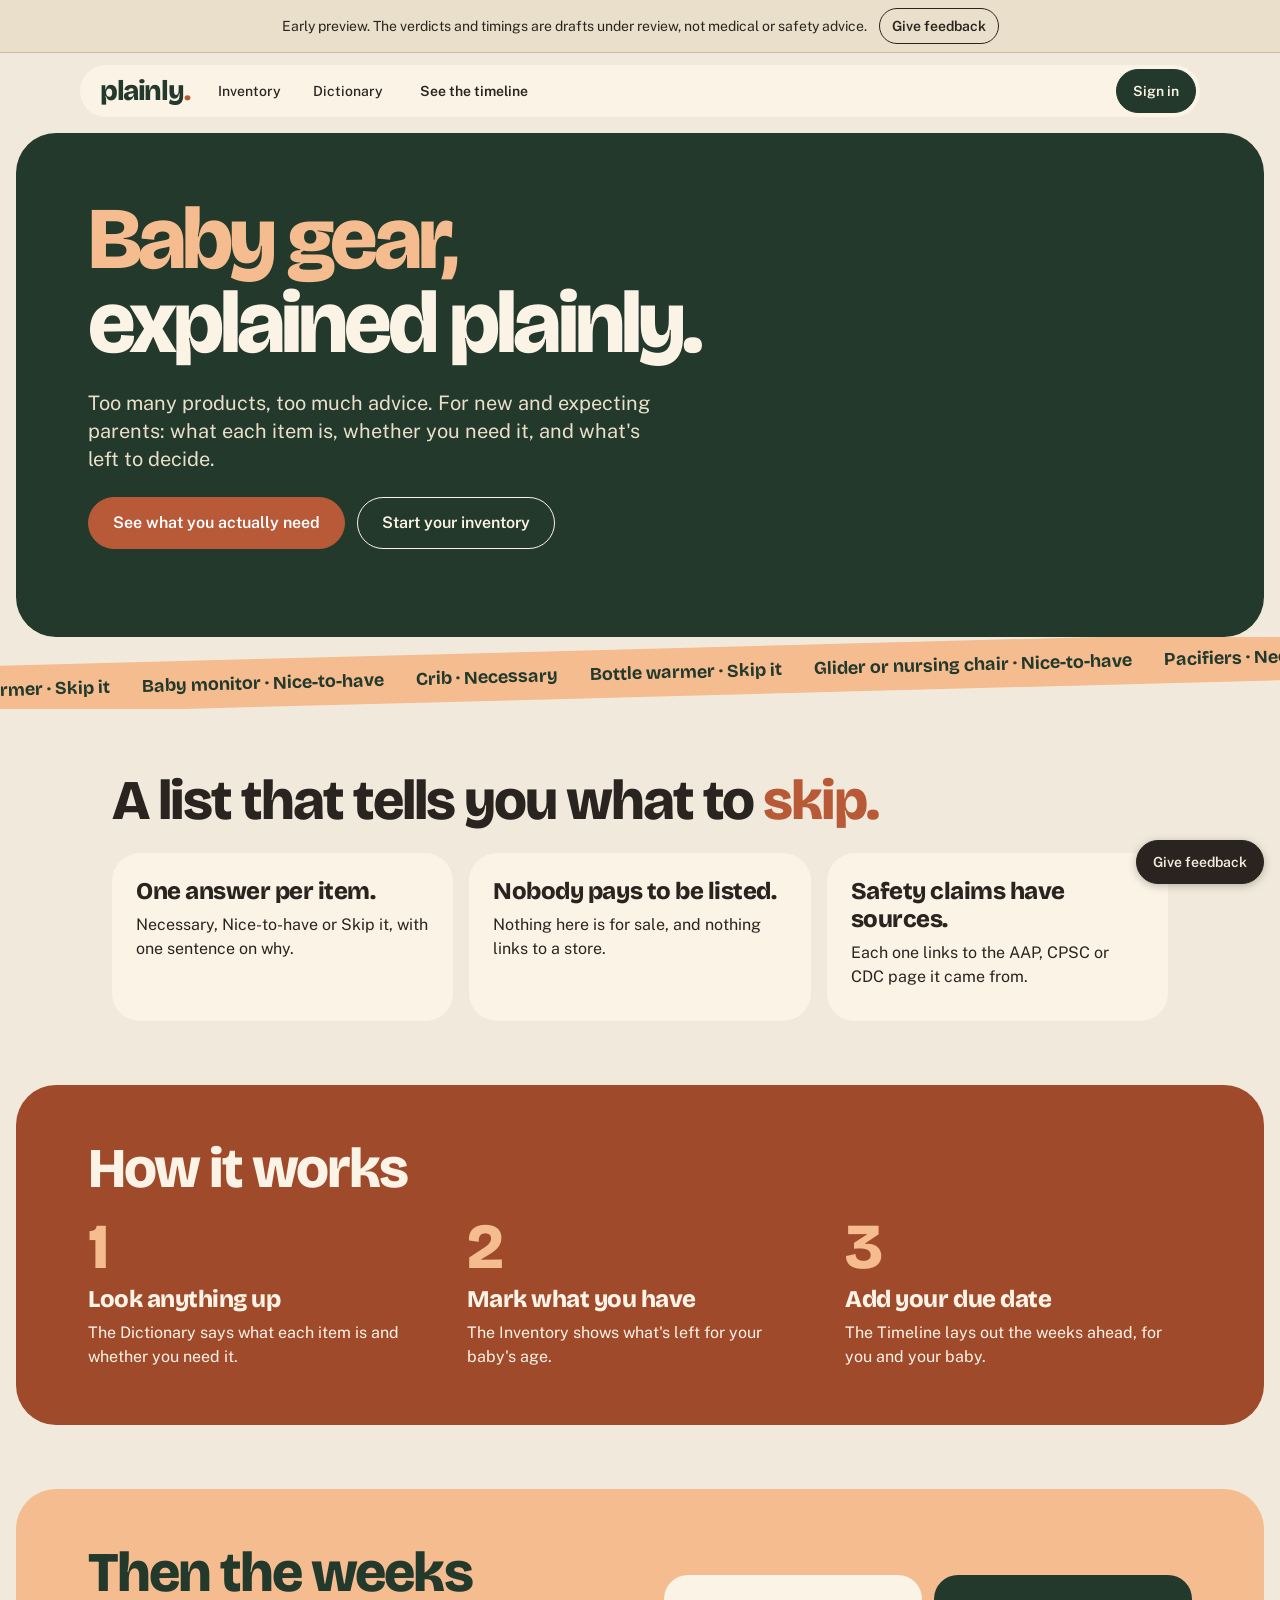
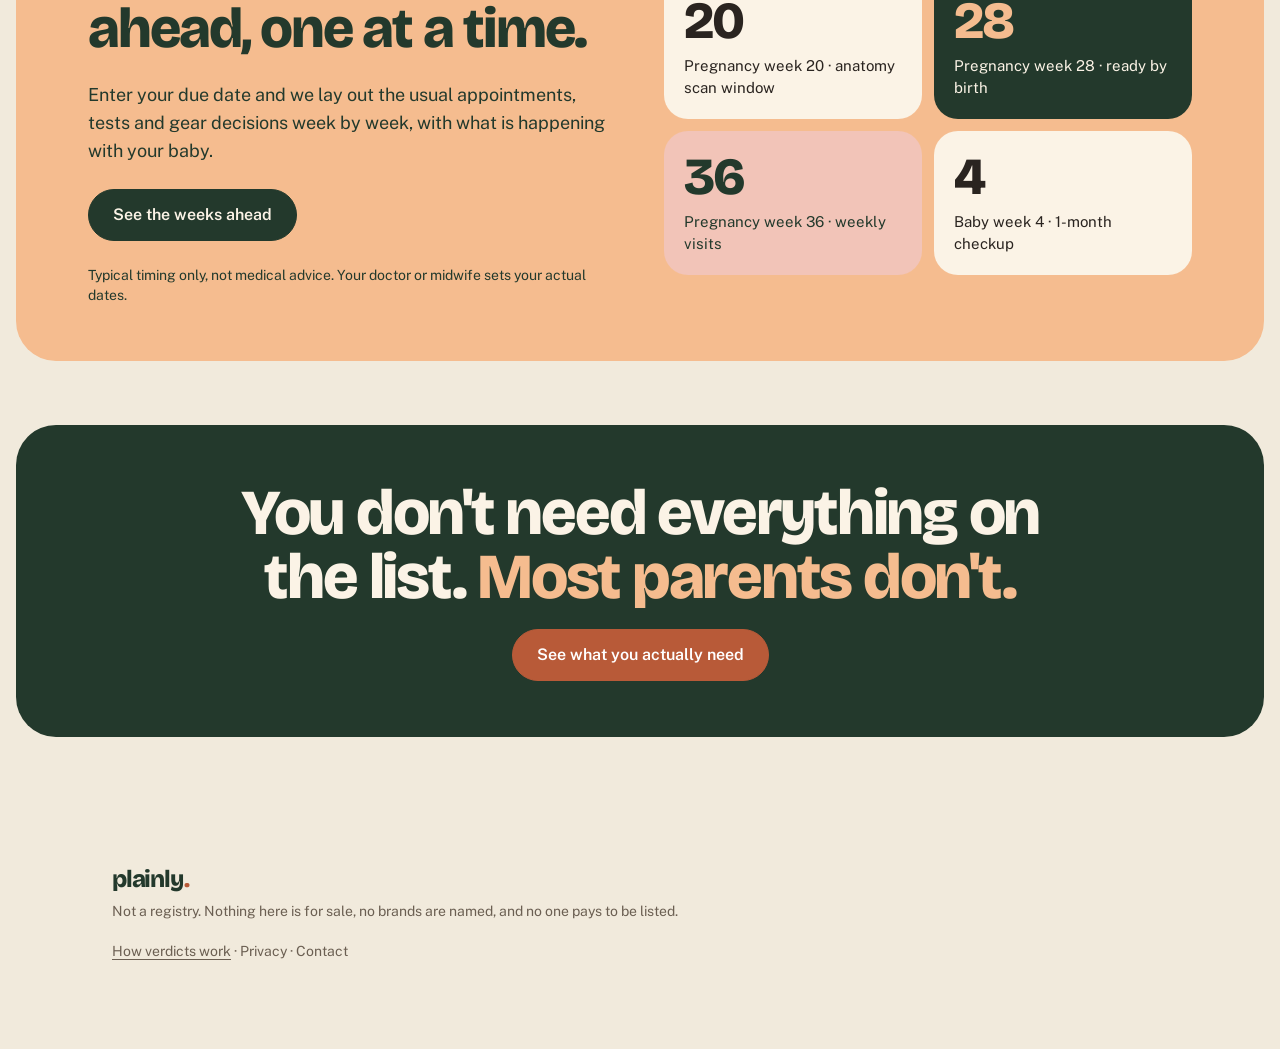
<file: index.html>
<!doctype html>
<html lang="en">
<head>
<meta charset="utf-8">
<meta name="viewport" content="width=device-width, initial-scale=1, viewport-fit=cover">
<meta name="robots" content="noindex, nofollow">
<meta name="description" content="Baby gear, explained plainly. What each item is, and whether you need it.">
<style>:root{color-scheme:light} body{margin:0}</style>
<title>Plainly: Baby gear, explained plainly</title>
<link rel="icon" type="image/svg+xml" href="data:image/svg+xml,%3Csvg xmlns='http://www.w3.org/2000/svg' viewBox='0 0 64 64'%3E%3Crect width='64' height='64' rx='14' fill='%2323392C'/%3E%3Ctext x='28' y='44' text-anchor='middle' font-family='Arial,Helvetica,sans-serif' font-weight='800' font-size='46' fill='%23F5BC8F'%3Ep%3C/text%3E%3Crect x='44' y='36' width='9' height='9' rx='3' fill='%23FBF3E6'/%3E%3C/svg%3E">
<link rel="preconnect" href="https://fonts.gstatic.com" crossorigin>
<link rel="stylesheet" href="https://fonts.googleapis.com/css2?family=Bricolage+Grotesque:opsz,wght@12..96,400..800&family=Public+Sans:wght@400;500;600;700&display=swap">
<style>
  /* Sizing follows docs/ux-review-wireframe-sizing-01.md: 44px targets, 8 type sizes (12 14 16 20 28 36 40 56), 4px spacing scale. */
  :root{
    /* Brand palette from docs/brand/brand-core.md section 8: oat base, forest secondary, clay accent, mustard CTA, verdict colors. */
    --paper:#F1EADC; --raised:#FBF3E6; --w-ink:#2A2420; --w-soft:#6B5F52; --stroke:#C9BCA3; --control:#8C7F6E; --off:#9A8E7E; --fill:#E9DFCB; --fill-2:#DCD0B8;
    --forest:#23392C; --on-forest:#FBF3E6; --on-forest-soft:#E9DFCB;   /* dark anchor: bands, footer, summary. Never under a clay button (2.2:1) */
    --apricot:#F5BC8F; --apricot-100:#FBE3CF;   /* warm light: hero block, Pregnancy era */
    --terra:#A04A2C; --blush:#F2C4B8;   /* brand refresh (Nov 4): deep terracotta panels (cream text 5.4:1) and an optional blush */
    --mustard:#D9A23A;   /* highlights only, never buttons (brand-core 8) */
    --clay:#B85A38; --clay-hover:#9E4B2E; --on-clay:#FFFFFF;   /* terracotta: priority-1 actions and the logo only */
    --sel:#2A2420; --on-sel:#FBF8F2;   /* selected/pressed states: ink, never brand or verdict colors */
    --r-tag:6px; --r-inner:8px; --r-field:10px; --r-surface:12px; --r-dialog:16px; --r-pill:999px;   /* buttons and chips are pills */
    /* verdict colors: tags only, never on buttons, chips or states. Mustard/gold is reserved for Nice-to-have. */
    --necessary:#3F6B4C; --nice:#7A5C18; --nice-bg:#EFE3C2; --skip:#6B5E50;
    --font-display:'Bricolage Grotesque', 'Public Sans', system-ui, sans-serif;
    --font-body:'Public Sans', system-ui, sans-serif;
    --s2:2px; --s4:4px; --s8:8px; --s12:12px; --s16:16px; --s24:24px; --s32:32px; --s20:20px; --s40:40px; --s48:48px; --s64:64px; --s96:96px;   /* spacing scale; sections breathe at 64 (phone) / 96 (desktop), as on wise.com */
    --gutter:16px;
    color-scheme: light;
  }
  *{box-sizing:border-box;}
  html{scroll-padding-top:118px;}
  body{
    margin:0; padding:0; background:var(--paper); color:var(--w-ink); font-family:var(--font-body); font-size:1rem; line-height:1.5rem;
    padding-left:max(0px, env(safe-area-inset-left, 0px)); padding-right:max(0px, env(safe-area-inset-right, 0px));
  }

  /* the prototype frame: one full-width site whose layout responds to its own width via container queries */
  .proto{container-type:inline-size; background:var(--paper); color:var(--w-ink); min-height:100vh; display:flex; flex-direction:column; font-size:1rem; line-height:1.5rem;}
  .proto main{flex:1 0 auto;}
  :where(.proto button, .proto input, .proto select){font:inherit;}
  .proto button:focus-visible, .proto input:focus-visible, .proto select:focus-visible{outline:2px solid var(--w-ink); outline-offset:2px;}
  .sr{position:absolute; width:1px; height:1px; overflow:hidden; clip:rect(0 0 0 0); white-space:nowrap;}
  .sm{font-size:.875rem; line-height:1.25rem; color:var(--w-soft); margin:0;}
  .cap{font-size:.875rem; line-height:1.25rem; font-weight:600; color:var(--w-ink);}

  /* header: two rows on narrow frames, one row from 640px */
  .hdr, .ftr{--edge:max(var(--gutter), calc((100% - 1120px) / 2 + var(--gutter)));}
  .hdr{position:sticky; top:0; z-index:6; display:flex; flex-wrap:wrap; align-items:center; gap:var(--s4) var(--s8); padding:var(--s8) var(--edge); padding-top:max(var(--s8), env(safe-area-inset-top, 0px)); background:var(--paper); border-bottom:1.5px solid var(--stroke);}
  .logo{order:1; margin-right:auto; display:inline-flex; align-items:center; min-height:44px; padding:0 var(--s8) 0 0; border:0; background:none; color:var(--forest); cursor:pointer; font-family:var(--font-display); font-weight:600; font-size:1.375rem; letter-spacing:-0.01em; line-height:1.5rem;}
  .hdr nav{order:3; flex:1 1 100%; display:flex; gap:var(--s8);}
  .navbtn{display:inline-flex; align-items:center; justify-content:center; flex:1 1 0; min-height:44px; padding:0 var(--s8); border:0; background:none; color:inherit; border-radius:var(--r-inner); font-size:.875rem; line-height:1.25rem; font-weight:500; cursor:pointer;}
  .navbtn[aria-current="page"]{font-weight:700; text-decoration:underline; text-underline-offset:5px;}
  .navcta{flex:1.3 1 0; display:inline-flex; align-items:center; justify-content:center; min-height:44px; padding:0 var(--s16); border:1.5px solid transparent; border-radius:var(--r-pill); background:transparent; color:var(--w-ink); font-size:.875rem; line-height:1.25rem; font-weight:600; cursor:pointer; white-space:nowrap;}
  .navcta[aria-current="page"]{text-decoration:underline; text-underline-offset:4px;}
  .navcta .long{display:none;}
  .authbtn{order:2; display:inline-flex; align-items:center; min-height:44px; padding:0 var(--s16); border:1.5px solid var(--control); border-radius:var(--r-pill); background:none; color:inherit; font-size:.875rem; line-height:1.25rem; font-weight:600; cursor:pointer;}
  .acct-menu{position:absolute; right:var(--edge); top:calc(100% - 2px); z-index:2; background:var(--raised); border:1.5px solid var(--stroke); border-radius:var(--r-field); padding:var(--s12) var(--s16); display:grid; gap:var(--s8); min-width:200px;}

  /* pages */
  .page{max-width:1120px; width:100%; margin-inline:auto; padding:var(--s24) var(--gutter) var(--s48); display:grid; gap:var(--s24);}
  .h1{font-family:var(--font-display); font-weight:600; font-size:1.75rem; line-height:2rem; letter-spacing:-0.01em; margin:0; text-wrap:balance;}
  .h1.display{font-size:2.25rem; line-height:2.5rem;}
  .sec-h, .how-h{font-family:var(--font-display); font-weight:600; font-size:1.25rem; line-height:1.5rem; margin:0;}
  .sub{color:var(--w-soft); margin:var(--s4) 0 0;}
  .field{width:100%; min-height:44px; border:1.5px solid var(--control); border-radius:var(--r-field); background:var(--raised); color:inherit; padding:0 var(--s16); font-size:1rem; line-height:1.5rem;}
  textarea.field{padding:var(--s12) var(--s16); min-height:110px;}
  .field::placeholder{color:var(--w-soft); opacity:1;}
  .chips{display:flex; flex-wrap:wrap; gap:var(--s8);}
  .chip{position:relative; display:inline-flex; align-items:center; min-height:36px; padding:0 var(--s12); border:1.5px solid var(--control); border-radius:var(--r-pill); background:var(--raised); color:inherit; font-size:.875rem; line-height:1.25rem; font-weight:500; cursor:pointer;}
  .chip::before{content:""; position:absolute; inset:-4px 0;}
  .chip[aria-pressed="true"]{background:var(--sel); color:var(--on-sel); border-color:var(--sel);}
  /* baby's-age chips: one brand color per age (oat, terracotta, mustard, forest, warm taupe), tint when off, deep fill + white when on */
  .chip.age{gap:6px; padding:0 var(--s16) 0 var(--s12); border-color:transparent; background:var(--a-tint); color:var(--a-ink); font-weight:600;}
  .chip.age[aria-pressed="true"]{background:var(--a-deep); border-color:var(--a-deep); color:#FFFFFF;}
  .chip.age:not([aria-pressed="true"]):hover{background:var(--a-tint); border-color:var(--a-ink);}
  .age-ico{width:16px; height:16px; flex:none; fill:none; stroke:currentColor; stroke-width:1.8; stroke-linecap:round; stroke-linejoin:round;}
  .age-all{--a-tint:#E6DED0; --a-ink:#3D352E; --a-deep:#2A2420;}
  .age-nb{--a-tint:#F2DDD3; --a-ink:#8C4128; --a-deep:var(--clay);}
  .age-m03{--a-tint:#F3E6C6; --a-ink:#6B4F12; --a-deep:#8C6B1F;}
  .age-m36{--a-tint:#DCE3DA; --a-ink:#33473A; --a-deep:#33473A;}
  .age-m6{--a-tint:#E5DDD2; --a-ink:#4E443A; --a-deep:#6B5F52;}
  .controls{display:grid; gap:var(--s12);}
  .az{display:flex; flex-wrap:wrap; gap:var(--s4);}
  .az button{border:0; background:none; color:inherit; font-size:.875rem; line-height:1.25rem; font-weight:600; width:36px; height:44px; cursor:pointer; border-radius:var(--r-tag); text-decoration:underline; text-underline-offset:3px;}
  .letter{font-family:var(--font-display); font-size:1.75rem; line-height:2rem; font-weight:400; color:var(--w-ink); padding:var(--s40) 0 var(--s12); border-bottom:1.5px solid var(--stroke); margin:0;}
  .letter:first-child{padding-top:var(--s8);}

  .img{border:1.5px solid var(--stroke); border-radius:var(--r-inner); background-color:var(--fill);
    background-image:
      linear-gradient(to top right, transparent calc(50% - .75px), var(--stroke) calc(50% - .75px), var(--stroke) calc(50% + .75px), transparent calc(50% + .75px)),
      linear-gradient(to bottom right, transparent calc(50% - .75px), var(--stroke) calc(50% - .75px), var(--stroke) calc(50% + .75px), transparent calc(50% + .75px)); display:block;}
  .thumb{width:48px; height:48px; flex:none;}
  .img.big{aspect-ratio:4/3; width:100%;}

  /* verdict tags: three shapes, not just three glyphs. Necessary is filled, Nice-to-have is outlined with a dot, Skip it is a quiet empty circle. */
  /* verdict tags: 24px, 6px corners (labels, not buttons), roomier inside like Airbnb's tags.
     Same circle icon on all three until an icon set is chosen; the word and the color carry the verdict. */
  .v{display:inline-flex; justify-self:start; width:fit-content; align-items:center; gap:6px; min-height:24px; padding:0 var(--s12) 0 10px; border:1.5px solid var(--stroke); border-radius:var(--r-tag); background:var(--raised); color:var(--w-ink); font-size:.75rem; line-height:1rem; font-weight:600; white-space:nowrap;}
  .mk{display:inline-block; width:8px; height:8px; border-radius:50%; background:currentColor; flex:none;}
  /* verdict colors from brand-core: Necessary green, Nice-to-have gold, Skip it muted warm gray (never red) */
  .v-nec{background:var(--necessary); border-color:var(--necessary); color:var(--raised);}
  .v-nice{border-color:var(--nice); background:var(--nice-bg); color:var(--nice);}
  .v-dep{color:var(--skip); border-color:var(--skip);}
  .have-tag{font-size:.75rem; line-height:1rem; font-weight:600; color:var(--w-ink);}

  .item{border-bottom:1px solid var(--fill-2);}
  .item .item-head{padding:var(--s20) 0;}
  .item-head, .card-head{display:flex; align-items:center; gap:var(--s12); width:100%; min-height:44px; background:none; border:0; color:inherit; text-align:left; cursor:pointer; padding:var(--s12) 0;}
  .txt{display:grid; gap:var(--s4); min-width:0; flex:1;}
  .line1{display:flex; flex-wrap:wrap; align-items:center; gap:var(--s4) var(--s8);}
  .name{font-weight:600;}
  .desc{color:var(--w-soft); font-size:.875rem; line-height:1.375rem; font-weight:400; display:-webkit-box; -webkit-line-clamp:2; -webkit-box-orient:vertical; overflow:hidden;}
  .is-open .desc{display:block; -webkit-line-clamp:unset;}
  .chev{flex:none; transition:transform .15s; font-size:.875rem;}
  .is-open > h3 .chev, .is-open > .item-h .chev{transform:rotate(180deg);}
  h3.item-h, h3.ch{margin:0; font-size:inherit;}
  .detail{padding:var(--s4) 0 var(--s24); display:grid; gap:var(--s16);}
  .detail[hidden]{display:none;}
  .dtext{display:grid; gap:var(--s12); min-width:0;}
  .dtext p{margin:0; line-height:1.625rem;}
  .lead{font-weight:500;}
  .facts{display:grid; grid-template-columns:1fr 1fr; gap:var(--s8); margin:0;}
  .facts.one{grid-template-columns:1fr;}
  .facts div{background:var(--paper); border:0; border-radius:var(--r-inner); padding:var(--s8) var(--s12); display:grid; gap:var(--s2);}
  .facts dt{font-size:.875rem; line-height:1.25rem; font-weight:600; color:var(--w-ink);}
  .facts dd{margin:0; font-weight:600;}
  .safety{background:var(--paper); display:flex; gap:var(--s8); align-items:flex-start; border:0; border-radius:var(--r-inner); padding:var(--s8) var(--s12);}
  .ico{width:16px; height:16px; stroke:currentColor; fill:none; stroke-width:1.6; stroke-linecap:round; stroke-linejoin:round; flex:none; margin-top:var(--s2);}
  .actions{display:flex; flex-wrap:wrap; align-items:center; gap:var(--s8) var(--s12);}
  .btn{display:inline-flex; align-items:center; justify-content:center; min-height:44px; padding:0 var(--s16); border:1.5px solid var(--control); border-radius:var(--r-pill); background:var(--raised); color:inherit; font-size:.875rem; line-height:1.25rem; font-weight:600; cursor:pointer;}
  .btn.primary{background:var(--clay); color:var(--on-clay); border-color:var(--clay);}
  .btn.quiet{border-color:transparent; text-decoration:underline; text-underline-offset:3px;}
  /* priority 2 (as on wise.com): outline only, ink border on a transparent fill; one filled primary per section */
  .btn.secondary, .btn.cta{background:transparent; color:var(--w-ink); border-color:var(--w-ink);}
  .btn.big{min-height:52px; padding:0 var(--s24); border-radius:var(--r-pill); font-size:1rem; line-height:1.5rem;}
  .btn:disabled{border-color:var(--stroke); color:var(--off); cursor:default;}
  .linkbtn{min-height:44px; min-width:88px; margin-inline:calc(var(--s12) * -1); padding:0 var(--s12); border:0; background:none; color:var(--w-soft); font-size:.875rem; line-height:1.25rem; text-decoration:underline; text-underline-offset:3px; cursor:pointer;}

  .sum{background:var(--forest); color:var(--on-forest); border:0; border-radius:var(--r-surface); padding:var(--s20); display:grid; gap:var(--s8);}
  .sum strong{font-size:1.125rem; line-height:1.5rem;}
  .sum .sm{color:var(--on-forest-soft);}
  .ctl-label{display:block; margin-bottom:var(--s8);}
  #ilist{display:grid; gap:var(--s40);}
  .inv-ctl{display:grid; gap:var(--s24);}
  .inv-row{display:grid; gap:var(--s24); align-items:end;}
  .grp{display:grid; gap:var(--s24); align-content:start;}
  .grp h2{margin:0; padding:0; font-family:var(--font-display); font-size:1.75rem; line-height:2rem; font-weight:400;}
  .cards{display:grid; gap:var(--s16); grid-template-columns:1fr;}
  .card{background:var(--raised); border:0; border-radius:var(--r-surface); padding:var(--s8) var(--s20) var(--s20); display:grid; gap:var(--s16); align-content:start; min-width:0;}
  .card.is-have{background:var(--fill);}
  .card.is-nfu .thumb, .card.is-nfu .name{opacity:.62;}
  .qrow{display:flex; align-items:flex-end; justify-content:space-between; gap:var(--s8); flex-wrap:wrap;}
  .qty{display:grid; gap:var(--s4);}
  .stepper{display:inline-grid; grid-template-columns:44px 56px 44px; border:1.5px solid var(--control); border-radius:var(--r-pill); overflow:hidden;}
  .stepper button{height:44px; border:0; background:var(--raised); color:inherit; font-size:1.25rem; line-height:1.5rem; cursor:pointer;}
  .stepper button:disabled{color:var(--off); cursor:default;}
  .qty-in{height:44px; width:100%; text-align:center; border:0; border-inline:1.5px solid var(--control); background:var(--raised); color:inherit; font-size:1rem; line-height:1.5rem; font-weight:700; -moz-appearance:textfield;}
  .qty-in::-webkit-inner-spin-button, .qty-in::-webkit-outer-spin-button{-webkit-appearance:none; margin:0;}
  .brk{padding-top:var(--s4);}
  .readout{font-weight:600;}
  .sizes{display:grid; gap:var(--s12);}
  .span-l{font-size:.875rem; line-height:1.25rem; font-weight:400; color:var(--w-soft);}
  .mark{display:grid; grid-template-columns:1fr 1fr; border:1.5px solid var(--control); border-radius:var(--r-pill); overflow:hidden; margin-top:var(--s4);}
  .mark button{height:44px; border:0; background:var(--raised); color:inherit; font-size:.875rem; line-height:1.25rem; font-weight:600; cursor:pointer;}
  .mark button + button{border-left:1.5px solid var(--control);}
  .mark button[aria-pressed="true"]{background:var(--sel); color:var(--on-sel);}
  .mark button[aria-pressed="true"]::before{content:"\2713\00a0";}
  .stepper button:focus-visible, .stepper .qty-in:focus-visible, .mark button:focus-visible{outline-offset:-4px;}
  .skip{position:absolute; left:-9999px; top:var(--s8); z-index:20; min-height:44px; padding:0 var(--s16); border:1.5px solid var(--w-ink); border-radius:var(--r-pill); background:var(--w-ink); color:var(--paper); font:600 .875rem/1.25rem var(--font-body); cursor:pointer;}
  .skip:focus{left:var(--s8);}

  .box{background:var(--raised); border:0; border-radius:var(--r-field); padding:var(--s16) var(--s20);}
  .ftr{display:grid; gap:var(--s8); padding:var(--s32) var(--edge) var(--s48); background:var(--forest); color:var(--on-forest-soft); font-size:.875rem; line-height:1.25rem;}
  .ftr .flogo{font-family:var(--font-display); font-weight:600; font-size:1.375rem; line-height:1.75rem; color:var(--on-forest);}
  .ftr .flogo .dot{color:var(--clay);}
  .ftr .flink:focus-visible{outline-color:var(--on-forest);}

  dialog{border:1.5px solid var(--stroke); border-radius:var(--r-dialog); background:var(--raised); color:var(--w-ink); padding:var(--s24); width:min(92vw, 360px); font-family:var(--font-body); font-size:1rem; line-height:1.5rem;}
  dialog::backdrop{background:rgba(0,0,0,.5);}
  /* Inventory item panel: right side on desktop, bottom sheet on phones */
  .ipanel{position:fixed; inset:0 0 0 auto; margin:0; width:min(480px, 100vw); max-width:none; height:100dvh; max-height:none; padding:0; border:0; border-radius:var(--r-dialog) 0 0 var(--r-dialog); background:var(--raised); color:var(--w-ink); box-shadow:-12px 0 40px rgba(42,36,32,.18); overflow:auto; font-family:var(--font-body);}
  .ipanel::backdrop{background:rgba(42,36,32,.32);}
  .ipanel.is-phone{inset:auto 0 0 0; width:100vw; height:92dvh; border-radius:var(--r-dialog) var(--r-dialog) 0 0; box-shadow:0 -12px 40px rgba(42,36,32,.2);}
  .ip-inner{min-height:100%;}
  .ip{position:relative; display:grid; gap:var(--s16); padding:var(--s24) var(--s24) var(--s32);}
  .ip .ph-big{aspect-ratio:4/3;}
  .ip-x{position:absolute; top:var(--s12); right:var(--s12); z-index:1; width:44px; height:44px; border:0; border-radius:var(--r-pill); background:color-mix(in srgb, var(--raised) 88%, transparent); color:inherit; font-size:1.1rem; cursor:pointer;}
  .ip-head{display:grid; gap:var(--s8);}
  .ip-title{margin:0; font-family:var(--font-display); font-weight:400; font-size:1.75rem; line-height:2rem;}
  .ip .dtext{gap:var(--s12);}
  .card.is-panel{box-shadow:0 0 0 2px var(--w-ink);}
  .card-head .chev{font-size:1.1rem;}
  dialog .stack{display:grid; gap:var(--s12);}
  dialog h2{margin:0; font-size:1rem; line-height:1.5rem; font-weight:700;}
  dialog button, dialog input{font-family:inherit;}

  /* home */
  .home{gap:var(--s64); padding-top:var(--s40); padding-bottom:var(--s64);}
  .hero-grid{display:grid; gap:var(--s24); align-items:center;}
  .hero-copy{display:grid; gap:var(--s24); align-content:center;}
  .lead2{text-wrap:pretty; margin:0; font-size:1rem; line-height:1.5rem; color:var(--w-soft); max-width:46ch;}
  .hero-img{aspect-ratio:4/3; width:100%; background-color:var(--apricot); border-color:transparent;}
  .hl{color:var(--clay);}
  /* ---- variant B: lighter, larger serif; warm brown text; story headings; illustration instead of a box ---- */
  .vb{--w-ink:#3D2F28; --w-soft:#5A453B;}
  .vb .h1, .vb .sec-h, .vb .band-h, .vb .era-h{font-weight:360; font-variation-settings:'SOFT' 50; letter-spacing:-0.02em;}
  .vb .h1.display{font-size:3rem; line-height:3.25rem;}
  .vb .sec-h.story{font-size:2rem; line-height:2.375rem;}
  .vb .story-sub.one-line{max-width:none;}
  .vb .story-sub{margin:0; max-width:56ch; color:var(--w-soft); font-size:1.125rem; line-height:1.75rem;}
  .vb .hero-art{width:100%; height:auto;}
  .vb .img.tint{background:var(--apricot-100); background-image:none; border-color:transparent;}
  .vb .closer{text-align:center; padding-block:var(--s24); justify-items:center;}
  .vb .closer-art{width:min(280px, 70%); height:auto;}
  .ph{display:block; overflow:hidden; border-radius:var(--r-surface); background:var(--apricot-100);}
  .ph img{display:block; width:100%; height:100%; object-fit:cover;}
  .ph-card{aspect-ratio:4/3; border-radius:var(--r-inner);}
  .ph-thumb{width:48px; height:48px; flex:none; border-radius:var(--r-inner); transition:width .28s ease, margin .28s ease, opacity .18s ease;}
  /* when an item is open its picture is shown large below, so the thumbnail steps aside (header height stays the same) */
  .item.is-open:not(.is-closing) .ph-thumb, .card.is-open:not(.is-closing) .ph-thumb{width:0; margin-right:calc(-1 * var(--s12)); opacity:0;}
  .is-closing .ph-thumb{opacity:0; transition:width .22s ease, margin .22s ease;}   /* slot reopens while the big picture flies back into it */
  @media (prefers-reduced-motion: reduce){ .ph-thumb{transition:none;} }
  .ph-big{aspect-ratio:4/3; width:100%; border-radius:var(--r-inner);}
  .era{display:grid; gap:var(--s16); align-items:center; border-radius:var(--r-surface); padding:var(--s24); margin:var(--s24) 0 0;}
  .era .era-h{margin:0; padding:0; background:none; border-radius:0; color:inherit;}
  .ph-era{aspect-ratio:16/9; border-radius:var(--r-inner);}
  .how-intro{display:grid; gap:var(--s24); align-items:center;}
  .ph-how{aspect-ratio:4/3;}
  .hero-photo{position:relative; padding:0 0 var(--s24) var(--s24);}
  .hero-photo::before{content:""; position:absolute; inset:var(--s24) 0 0 0; background:var(--apricot); border-radius:var(--r-surface);}
  .ph-hero{position:relative; aspect-ratio:4/5; margin:0 var(--s24) 0 0;}
  .ph-weeks{aspect-ratio:4/3;}
  .vb .split{display:grid; gap:var(--s32); align-items:center;}
  .vb .split-copy{display:grid; gap:var(--s24); align-content:start;}
  .vb .closer-line{margin:0; font-family:var(--font-display); font-weight:360; font-size:2rem; line-height:2.5rem; letter-spacing:-0.02em; text-wrap:balance;}   /* one emphasised word in a large headline (clay is 3.85:1 on oat: large text only) */
  .logo .dot{color:var(--clay);}
  /* full-width colour bands: break out of the page column to the frame edges */
  .band{margin-inline:calc(50% - 50cqw); padding:var(--s48) max(var(--gutter), calc(50cqw - 560px + var(--gutter))); display:grid; gap:var(--s12); justify-items:center; text-align:center;}
  .band p{margin:0; max-width:60ch;}
  .band-h{margin:0; font-family:var(--font-display); font-weight:600; font-size:1.75rem; line-height:2rem; text-wrap:balance;}
  .band-forest{background:var(--forest); color:var(--on-forest);}
  .band-left{justify-items:start; text-align:left;}
  .vdef{border-top:4px solid var(--stroke);}
  .vdef-nec{border-top-color:var(--necessary);} .vdef-nice{border-top-color:var(--nice);} .vdef-dep{border-top-color:var(--skip);}
  .sec{display:grid; gap:var(--s24);}
  .cards3{display:grid; grid-template-columns:1fr; gap:var(--s16);}
  .mini{background:var(--raised); border:0; border-radius:var(--r-surface); padding:var(--s12); display:grid; gap:var(--s12); align-content:start;}
  .mini .img{aspect-ratio:16/9;}
  .mini .name{font-weight:700;}
  .how-steps{list-style:none; padding:0; margin:0; display:grid; gap:var(--s16); counter-reset:step;}
  .how-steps li{background:var(--raised); counter-increment:step; border:0; border-radius:var(--r-surface); padding:var(--s20); display:grid; gap:var(--s12); align-content:start;}
  .how-steps li::before{content:counter(step); width:28px; height:28px; border:1.5px solid var(--stroke); border-radius:50%; display:grid; place-items:center; font-weight:700; font-size:.875rem; line-height:1.25rem;}
  .how-steps li span{color:var(--w-soft);}
  .how{display:grid; gap:var(--s16);}
  .vdefs{margin:0; display:grid; gap:var(--s16);}
  .vdefs dd{margin:var(--s8) 0 0;}
  .plain-list{margin:0; padding-left:20px; display:grid; gap:var(--s8);}
  .how-page{max-width:760px;}
  .ftr .flink{min-height:44px; padding:0; border:0; background:none; color:inherit; font:inherit; text-decoration:underline; text-underline-offset:3px; cursor:pointer;}

  /* timeline */
  .notice{background:var(--raised); margin:0; border:0; border-radius:var(--r-field); padding:var(--s16) var(--s20); font-size:.875rem; line-height:1.25rem; color:var(--w-soft);}
  .datebox{display:grid; gap:var(--s8);}
  .daterow{display:flex; gap:var(--s8); align-items:center; flex-wrap:wrap;}
  .daterow .field{width:auto; flex:0 1 190px;}
  .tlctl{display:grid; gap:var(--s8);}
  .tcols{display:grid; grid-template-columns:repeat(5, minmax(0, 1fr)); gap:var(--s24); align-items:start;}
  .tcol{background:var(--raised); border:0; border-radius:var(--r-surface); padding:0 0 var(--s12); display:grid; gap:var(--s8); align-content:start; min-width:0; margin-bottom:var(--s16);}
  .tcols .tcol{margin-bottom:0;}
  .tcol.is-now{border-top:5px solid var(--w-ink);}
  .tcol.past{background-image:repeating-linear-gradient(135deg, transparent 0 7px, var(--fill) 7px 8px);}
  .tcol-h{padding:var(--s12) var(--s12) 0; display:grid; gap:var(--s2);}
  .tcol-h .wk{margin:0; font-size:1rem; line-height:1.5rem; font-weight:700;}
  .tcol-empty{padding:0 var(--s12); margin:0;}
  .tl-gap{margin:0 0 var(--s16); padding:var(--s4);}
  .tl-pager{display:flex; align-items:center; justify-content:space-between; gap:var(--s8); margin-bottom:var(--s16); flex-wrap:wrap;}
  .tc{border:0; border-left:5px solid var(--stroke); border-radius:var(--r-field); padding:var(--s12) var(--s16) 0; margin:0 var(--s8); display:grid; gap:var(--s4); background:var(--raised); min-width:0;}
  .tc-gear{border-left-color:var(--clay);}
  .tc-visit, .tc-test{border-left-color:var(--w-ink);}
  .tc-top{display:flex; justify-content:space-between; align-items:center; gap:var(--s8); flex-wrap:wrap;}
  .tc-label{display:inline-flex; align-items:center; gap:var(--s4); font-size:.875rem; line-height:1.25rem; font-weight:600; color:var(--w-ink);}
  .tc-label .ico{margin-top:0;}
  .tc-tag{font-size:.75rem; line-height:1rem; font-weight:600; border:1.5px dashed var(--stroke); border-radius:var(--r-tag); padding:0 var(--s8);}
  .tc-title{margin:0; font-size:.875rem; line-height:1.25rem; font-weight:700;}
  .tc-time{margin:0; font-size:.875rem; line-height:1.25rem; color:var(--w-soft);}
  .tc-pill{margin:var(--s4) 0 0;}
  .tc-more{justify-self:start; min-height:44px; min-width:88px; padding:0; border:0; background:none; text-align:left; font-size:.875rem; line-height:1.25rem; font-weight:600; text-decoration:underline; text-underline-offset:3px; cursor:pointer; color:inherit;}
  .tc-detail{display:grid; gap:var(--s8); font-size:.875rem; line-height:1.25rem; padding:var(--s8) 0 var(--s12); border-top:1px dashed var(--stroke);}
  .tc-detail[hidden]{display:none;}
  .tc-detail p{margin:0;}
  .srcs{margin:0; padding-left:18px; display:grid; gap:var(--s4); font-size:.875rem; line-height:1.25rem;}
  .srcs li{min-height:24px;}
  .srcs a{display:inline-block; padding:2px 0; color:inherit; overflow-wrap:anywhere;}
  #tlbody{min-width:0;}
  .tl{background:var(--raised); border-radius:var(--r-surface); padding:var(--s20) 0 var(--s16); display:grid; gap:var(--s12); min-width:0;}
  .tl-nav{display:flex; flex-wrap:wrap; align-items:center; justify-content:space-between; gap:var(--s8); padding-inline:var(--s20);}
  .tl-nav .btns{display:flex; gap:var(--s8);}
  .tl-nav .btn[data-dir]{min-width:44px; padding:0;}
  .track{position:relative; overflow-x:auto; scroll-snap-type:x mandatory; scroll-padding-inline:var(--s20); padding:var(--s4) var(--s20) var(--s12); overscroll-behavior-x:contain;}
  .track:focus-visible{outline:2px solid var(--w-ink); outline-offset:-2px;}
  .tgrid{--colw:clamp(260px, 80cqi, 320px); display:grid; grid-template-columns:repeat(var(--cols), var(--colw)); column-gap:var(--s16); width:max-content;}
  .tgrid > .era-l{grid-row:1; margin:0 0 var(--s8); padding:0 0 var(--s8); font-family:var(--font-display); font-weight:400; font-size:1.25rem; line-height:1.5rem; border-bottom:1.5px solid var(--stroke);}
  .tgrid > .era-l span{position:sticky; left:var(--s20);}
  .lanes{grid-row:2; grid-column:1 / -1; display:grid; grid-template-columns:subgrid; grid-auto-rows:50px; padding-bottom:var(--s8); transition:grid-template-rows .2s ease;}
  .lanes .bar{align-self:start;}
  .bar.is-off{visibility:hidden;}
  .bar{display:flex; flex-direction:column; align-items:center; justify-content:center; text-align:center; gap:0; min-width:0; min-height:44px; padding:var(--s4) var(--s12); border:0; border-radius:8px; font:inherit; font-size:.875rem; line-height:1.25rem; cursor:pointer;}
  .bar-in{display:grid; justify-items:center; max-width:100%; min-width:0; will-change:transform;}
  .bar b{font-weight:600; max-width:100%; overflow:hidden; text-overflow:ellipsis; white-space:nowrap;}
  .bar span{font-size:.8125rem; opacity:.9;}
  .bar-visit{background:var(--forest); color:var(--on-forest);}
  .bar-test{background:var(--fill-2); color:var(--w-ink);}
  .bar-gear{background:var(--paper); color:var(--w-ink); box-shadow:inset 0 0 0 1.5px var(--stroke);}
  .bar[aria-expanded="true"]{box-shadow:inset 0 0 0 3px var(--clay);}
  .bar:hover b{text-decoration:underline; text-underline-offset:3px;}
  .wk{grid-row:3; align-self:start; scroll-snap-align:start; border-radius:var(--r-surface); padding:var(--s20); display:grid; gap:var(--s16); align-content:start; min-width:0; --sec:var(--w-soft); scroll-margin-inline:var(--s20);}
  .t-peach{background:var(--apricot-100);}
  .t-oat{background:var(--fill);}
  .t-apricot{background:var(--apricot); --sec:var(--w-ink);}   /* grey text is only 3.7:1 on apricot, so secondary text stays ink */
  .t-paper{background:var(--paper);}
  .t-forest{background:var(--forest); color:var(--on-forest); --sec:var(--on-forest-soft);}
  .wk.is-now{box-shadow:inset 0 0 0 3px var(--w-ink);}
  .t-forest.is-now{box-shadow:inset 0 0 0 3px var(--apricot);}
  .wk:focus{outline:2px solid var(--w-ink); outline-offset:2px;}
  .wk-top{display:grid; gap:var(--s2);}
  .wk-n{margin:0; font-family:var(--font-display); font-weight:400; font-size:1.75rem; line-height:2rem; letter-spacing:-0.01em;}
  .wk .sm, .wk .cap{color:var(--sec);}
  .wk p{margin:0; line-height:1.625rem;}
  .wk-sec{display:grid; gap:var(--s4);}
  .wk-sec h4, .wk-top p{margin:0;}
  .wk .tc-detail{border-top-color:currentColor;}
  .wk .srcs a, .tl-detail .srcs a{color:inherit;}
  .now-tag{font-size:.875rem; line-height:1.25rem; font-weight:700;}
  .tl-any{margin:0 var(--s20); padding:var(--s12) var(--s16); border-radius:var(--r-inner); background:var(--paper);}
  .tl-detail{margin:0 var(--s20); padding:var(--s16) var(--s20) var(--s20); border-radius:var(--r-inner); background:var(--paper); display:grid; gap:var(--s8);}
  .tl-detail[hidden]{display:none;}
  .tl-detail h2{margin:0; font-family:var(--font-display); font-weight:400; font-size:1.25rem; line-height:1.5rem;}
  .tl-detail p{margin:0;}
  .wlist{list-style:none; margin:0; padding:0; display:grid; gap:var(--s12);}
  .wi{display:flex; gap:var(--s12); align-items:flex-start;}
  .wi .ico{margin-top:4px;}
  .wi-txt{display:grid; gap:var(--s2); min-width:0; flex:1;}
  .wi-title{font-weight:600;}
  .wk-head{display:flex; align-items:center; gap:var(--s8);}
  .wk-head .btn{min-width:44px; padding:0;}
  .wk-title{flex:1; display:grid; gap:var(--s4); min-width:0;}
  .wk-group{display:grid; gap:var(--s8); margin-top:var(--s12);}
  .wk-group > h2{margin:0;}
  .wk-cards{display:grid; gap:var(--s16);}
  .wk-cards .tc{margin:0;}

  /* hover */
  .navbtn:hover, .authbtn:hover, .navcta:hover, .chip:not([aria-pressed="true"]):hover, .linkbtn:hover, .btn:hover:not(.primary):not(:disabled){background-color:var(--fill);}
  .item-head:hover .name, .card-head:hover .name{text-decoration:underline; text-underline-offset:3px;}
  .btn.primary:hover{background:var(--clay-hover); border-color:var(--clay-hover);}

  @container (min-width: 640px){
    .vb .h1.display{font-size:4.5rem; line-height:4.75rem;}
    .vb .sec-h.story{font-size:2.75rem; line-height:3.125rem;}
    .vb .closer-line{font-size:3rem; line-height:3.5rem;}
    .vb .split{grid-template-columns:1fr 1fr; gap:var(--s64);}
    .era{grid-template-columns:1fr 1.2fr; padding:var(--s32);}
    .how-intro{grid-template-columns:1.2fr 1fr; gap:var(--s48);}
    .card .ph-thumb, .item .ph-thumb{width:64px; height:64px;}
    .hdr, .ftr, .page{--gutter:32px;}
    .hdr{flex-wrap:nowrap;}
    .logo{order:0; margin-right:0;}
    .hdr nav{order:0; flex:1 1 auto;}
    .navbtn{flex:0 0 auto; padding:0 var(--s12);}
    .navcta{flex:0 0 auto;}
    .navcta .long{display:inline;}
    .navcta .short{display:none;}
    .authbtn{order:0;}
    .h1{font-size:2.5rem; line-height:2.75rem;}
    .h1.display{font-size:3.5rem; line-height:3.75rem;}
    .sec-h, .how-h{font-size:1.75rem; line-height:2rem;}
    .page{padding:var(--s48) var(--gutter) var(--s96); gap:var(--s32);}
    .home{gap:var(--s96); padding-top:var(--s64);}
    .card{padding:var(--s12) var(--s24) var(--s24);}   /* + the 12px head padding = 24 on every side, as on Wise cards */
    .inv-row{grid-template-columns:auto minmax(240px, 1fr);}
    .how-steps li, .sum{padding:var(--s24);}
    .mini{padding:var(--s16);}
    .detail{grid-template-columns:minmax(0, 230px) 1fr; gap:var(--s32); align-items:start;}
    .cards{grid-template-columns:repeat(2, 1fr); gap:var(--s24);}
    #ilist{gap:var(--s64);}
    .controls{grid-template-columns:1fr auto; align-items:start;}
    .controls .field{grid-column:1 / -1;}
    .hero-grid{grid-template-columns:1.1fr .9fr; gap:var(--s64);}
    .lead2{font-size:1.25rem; line-height:1.75rem;}
    .cards3{grid-template-columns:repeat(3, 1fr); gap:var(--s24);}
    .mini .img{aspect-ratio:1;}
    .how-steps{grid-template-columns:repeat(3, 1fr); gap:var(--s24);}
    .wk-cards{grid-template-columns:repeat(2, minmax(0, 1fr)); gap:var(--s24);}
    .tlctl{grid-template-columns:1fr auto; align-items:center; gap:var(--s16);}
  }
  @container (min-width: 900px){
    .cards{grid-template-columns:repeat(3, 1fr);}
    .card.is-open{grid-column:1 / -1;}
  }
  @container (min-width: 640px) and (max-width: 899px){
    .card.is-open{grid-column:1 / -1;}
  }
  @media (min-width: 640px){
    html{scroll-padding-top:78px;}
  }

  /* ===== Brand refresh (Nov 4, from the Hint benchmark): Bricolage Grotesque, colour pairs as panels, pill header ===== */
  .vb{--w-ink:#2A2420; --w-soft:#6B5F52;}
  .h1, .vb .h1, .sec-h, .vb .sec-h, .band-h, .vb .band-h, .letter, .grp h2, .wk-n, .ip-title, .tgrid > .era-l, .tl-detail h2, .closer-line, .vb .closer-line, .vdef dt, .pcard h3, .steps3 h3{font-family:var(--font-display); font-weight:800; font-variation-settings:normal; letter-spacing:-0.035em;}
  .h1, .vb .h1{font-size:2.75rem; line-height:2.75rem; letter-spacing:-0.045em;}
  .vb .h1.display{font-size:3.25rem; line-height:3.25rem;}
  .vb .sec-h.story{font-size:2.25rem; line-height:2.375rem;}
  .grp h2{font-size:2rem; line-height:2.25rem;}
  .wk-n{font-size:2.25rem; line-height:2.25rem;}

  /* header: one cream pill */
  .hdr{display:block; padding:var(--s12) var(--gutter) var(--s8); padding-top:max(var(--s12), env(safe-area-inset-top, 0px)); border-bottom:0; background:var(--paper);}
  .hdr-pill{position:relative; max-width:1120px; margin-inline:auto; display:flex; flex-wrap:wrap; align-items:center; gap:var(--s4) var(--s8); background:var(--raised); border-radius:28px; padding:var(--s4) var(--s4) var(--s4) var(--s20);}
  .logo{font-family:var(--font-display); font-weight:800; font-size:1.75rem; line-height:2.25rem; letter-spacing:-0.05em; color:var(--forest);}
  .logo .dot, .ftr .flogo .dot{color:var(--clay); margin-left:0.04em;}
  .authbtn{background:var(--forest); color:var(--on-forest); border-color:var(--forest);}
  .authbtn:hover{background:var(--forest) !important; opacity:.92;}
  .acct-menu{right:0; top:calc(100% + 6px);}

  /* full-width colour panels with big rounded corners */
  .panel{margin-inline:calc(50% - 50cqw + var(--s8)); border-radius:28px; padding:var(--s40) max(var(--s24), calc(50cqw - 568px)); display:grid; gap:var(--s20); align-content:start;}
  .panel .sub, .panel .sm{margin:0;}
  .p-forest{background:var(--forest); color:var(--on-forest);} .p-forest .h1, .p-forest .hl2{color:var(--apricot);} .p-forest .sub, .p-forest .sm, .p-forest .lead2{color:var(--on-forest-soft);}
  .p-terra{background:var(--terra); color:var(--on-forest);} .p-terra .sub, .p-terra .sm, .p-terra .story-sub, .p-terra .cap{color:var(--on-forest);}
  .p-apricot{background:var(--apricot); color:var(--forest);} .p-apricot .sub, .p-apricot .sm, .p-apricot .story-sub{color:var(--forest);}
  .p-blush{background:var(--blush); color:var(--forest);} .p-blush .sub{color:var(--forest);}
  .panel .cap{color:inherit;}
  .panel .linkbtn{color:inherit;}
  .p-forest .chip:not(.age):not([aria-pressed="true"]), .p-terra .chip:not([aria-pressed="true"]){background:transparent; color:inherit; border-color:currentColor;}
  .btn.onpanel{background:transparent; color:var(--on-forest); border-color:var(--on-forest);}
  .btn.onpanel:hover{background:rgba(251,243,230,.12) !important;}
  .btn.dark{background:var(--forest); color:var(--on-forest); border-color:var(--forest);}
  .btn.dark:hover{background:var(--forest) !important; opacity:.92;}
  .field{border:0; border-radius:var(--r-pill); background:var(--raised); padding:0 var(--s20);}
  dialog .field{border:1.5px solid var(--control);}
  .big-field{min-height:52px; font-size:1.0625rem;}
  .notice{border-radius:24px;}

  /* homepage */
  .home{gap:var(--s48); padding-top:var(--s8);}
  .hero-b{padding-block:var(--s48) var(--s64); gap:var(--s24);}
  .hero-b .h1{color:var(--on-forest);}
  .how-page .p-forest .sec-h{color:var(--apricot);}
  .tl-any{background:var(--raised); border-radius:20px;}
  .hero-b .hl2{display:block;}
  .hero-b .lead2{max-width:36rem;}
  .tilt{margin-inline:calc(50% - 50cqw); margin-top:calc(-1 * var(--s64)); overflow:hidden; padding-block:var(--s12); position:relative; z-index:1;}
  .tilt p{margin:0 calc(-1 * var(--s24)); transform:rotate(-1.5deg); background:var(--apricot); color:var(--forest); padding:var(--s12) 0; white-space:nowrap; display:flex; gap:var(--s32); justify-content:center; font-family:var(--font-display); font-weight:700; font-size:1.125rem; line-height:1.5rem;}
  .promise3{display:grid; gap:var(--s16);}
  .pcard{background:var(--raised); border-radius:28px; padding:var(--s24) var(--s24) var(--s32); display:grid; gap:var(--s8); align-content:start;}
  .pcard h3, .steps3 h3{margin:0; font-size:1.5rem; line-height:1.75rem; letter-spacing:-0.02em;}
  .pcard p, .steps3 p{margin:0;}
  .steps3{list-style:none; margin:0; padding:0; display:grid; gap:var(--s32);}
  .steps3 li{display:grid; gap:var(--s8); align-content:start;}
  .steps3 .n{font-family:var(--font-display); font-weight:800; font-size:4rem; line-height:3.75rem; letter-spacing:-0.04em; color:var(--apricot);}
  .split2{grid-template-columns:1fr; align-items:center; gap:var(--s32);}
  .wtiles{display:grid; grid-template-columns:repeat(2, minmax(0, 1fr)); gap:var(--s12);}
  .wt{border-radius:24px; padding:var(--s20); display:grid; gap:var(--s8); font-size:.9375rem; line-height:1.375rem;}
  .wt b{font-family:var(--font-display); font-weight:800; font-size:3.25rem; line-height:3.25rem; letter-spacing:-0.04em;}
  .wt-cream{background:var(--raised); color:var(--w-ink);} .wt-forest{background:var(--forest); color:var(--on-forest);} .wt-forest b{color:var(--apricot);} .wt-blush{background:var(--blush); color:var(--forest);}
  .closer2{text-align:center; justify-items:center; padding-block:var(--s64);}
  .closer2 .closer-line{max-width:52rem;}
  .p-forest .closer-line{color:var(--on-forest);}

  /* colour tiles instead of stock photos */
  .tile{display:flex; align-items:center; justify-content:center; font-family:var(--font-display); font-weight:800; letter-spacing:-0.04em; line-height:1;}
  .tile.ph-thumb{font-size:1.25rem; border-radius:14px;}
  .tile.ph-big{font-size:5rem; border-radius:24px;}
  .tile svg{width:56%; height:56%; display:block;}
  .tile.ph-big svg{width:38%; height:38%; stroke-width:1.5;}
  .tl-apricot{background:var(--apricot); color:var(--forest);} .tl-forest{background:var(--forest); color:var(--apricot);} .tl-blush{background:var(--blush); color:var(--forest);}
  .tl-terra{background:var(--terra); color:var(--on-forest);} .tl-oat{background:var(--fill-2); color:var(--forest);}

  /* inventory */
  .card{border-radius:28px;}
  .card.is-have{background:var(--fill);}
  .stepper{border:0; background:var(--paper);}
  .stepper button{background:transparent;}
  .qty-in{border:0; background:transparent; font-family:var(--font-display); font-weight:800; font-size:1.125rem;}
  .mark{border:0; background:var(--paper); padding:var(--s4); gap:var(--s4);}
  .mark button{border-radius:var(--r-pill); background:transparent; font-family:var(--font-display); font-weight:700; font-size:.9375rem;}
  .mark button + button{border-left:0;}
  .mark button[aria-pressed="true"]{background:var(--forest); color:var(--on-forest);}
  .card.is-panel{box-shadow:0 0 0 3px var(--forest);}

  /* dictionary */
  .letter{border-bottom:0; color:var(--terra); font-size:4rem; line-height:4rem; padding:var(--s40) 0 var(--s8);}
  .item{background:var(--raised); border-bottom:0; border-radius:24px; padding:0 var(--s20); margin-top:var(--s8);}
  .item .item-head{padding:var(--s16) 0;}
  .az{gap:var(--s4);}
  .az button{width:44px; height:44px; border-radius:var(--r-pill); background:var(--raised); text-decoration:none; font-family:var(--font-display); font-weight:800; font-size:1.0625rem;}
  .az button:hover{background:var(--forest); color:var(--on-forest);}

  /* timeline */
  .tl{background:transparent; padding:0;}
  .tl-nav, .tl-any, .tl-detail{margin-inline:0;} .tl-nav{padding-inline:0;}
  .track{padding-inline:0; scroll-padding-inline:0;}
  .wk{border-radius:28px;}
  .t-peach{background:var(--blush); --sec:var(--forest);}
  .t-paper{background:var(--raised);}

  /* how verdicts work */
  .how-page{max-width:1120px;}
  .vdefs{grid-template-columns:1fr;}
  .vdef{border:0; border-radius:28px; padding:var(--s32); display:grid; gap:var(--s12); align-content:start;}
  .vdef dt{font-size:2.25rem; line-height:2.375rem;}
  .vdef dd{margin:0; line-height:1.625rem;}
  .vdef-nec{background:var(--necessary); color:var(--on-forest);}
  .vdef-nice{background:var(--nice-bg); color:var(--w-ink);} .vdef-nice dt{color:var(--nice);}
  .vdef-dep{background:#E5DDD2; color:var(--w-ink);} .vdef-dep dt{color:#4E443A;}

  /* segmented switches, progress bars, suggestions, hospital bag */
  .seg{display:inline-flex; background:var(--raised); border-radius:var(--r-pill); padding:var(--s4); gap:var(--s2); justify-self:start;}
  .seg button{min-height:40px; padding:0 var(--s20); border:0; border-radius:var(--r-pill); background:none; color:var(--w-ink); font-family:var(--font-display); font-weight:600; font-size:.9375rem; cursor:pointer;}
  .seg button[aria-pressed="true"]{background:var(--forest); color:var(--on-forest); font-weight:700;}
  .p-forest .seg button[aria-pressed="true"]{background:var(--apricot); color:var(--forest);}
  .ess{display:grid; gap:var(--s8); max-width:34rem;}
  .ess-row{display:flex; justify-content:space-between; gap:var(--s12); font-weight:600;}
  .pbar{display:block; height:10px; border-radius:var(--r-pill); background:rgba(42,36,32,.12); overflow:hidden; flex:1 1 auto;}
  .pbar > span{display:block; height:100%; border-radius:var(--r-pill); background:var(--forest);}
  .p-forest .pbar{background:rgba(251,243,230,.2);} .p-forest .pbar > span{background:var(--apricot);}
  .grp-top{display:flex; flex-wrap:wrap; align-items:baseline; justify-content:space-between; gap:var(--s8) var(--s24);}
  .grp-n{display:flex; align-items:center; gap:var(--s12); min-width:240px; font-size:.9375rem; font-weight:600;}
  .grp-n .pbar{height:8px;}
  .sug{display:block; font-size:.875rem; line-height:1.25rem; color:var(--w-soft); margin-top:var(--s4);}
  .sug.ok{color:var(--necessary); font-weight:600;}
  .wk-bag{justify-self:start;}
  .bag-grid{display:grid; gap:var(--s16);}
  .bag-col{background:var(--raised); border-radius:28px; padding:var(--s24); display:grid; gap:var(--s12); align-content:start;}
  .bag-h{display:flex; justify-content:space-between; align-items:baseline; gap:var(--s8);}
  .bag-h h2{margin:0; font-family:var(--font-display); font-weight:800; font-size:1.75rem; line-height:2rem; letter-spacing:-0.03em;}
  .bag-list{list-style:none; margin:0; padding:0; display:grid;}
  .bag-list li{display:flex; gap:var(--s12); align-items:flex-start; padding:var(--s12) 0; border-top:1px solid var(--fill-2);}
  .bag-list input{width:22px; height:22px; margin:1px 0 0; accent-color:var(--forest); flex:none; cursor:pointer;}
  .bag-list label{display:grid; gap:var(--s2); cursor:pointer;}
  .bag-t{font-weight:600;}
  .bag-inv{color:var(--necessary);}

  /* footer: light, with the wordmark */
  .ftr{background:var(--paper); color:var(--w-soft);}
  .ftr .flogo{font-family:var(--font-display); font-weight:800; font-size:1.5rem; letter-spacing:-0.05em; color:var(--forest);}
  .ftr .flink:focus-visible{outline-color:var(--w-ink);}

  @container (min-width: 640px){
    .hdr-pill{flex-wrap:nowrap; border-radius:var(--r-pill);}
    .panel{margin-inline:calc(50% - 50cqw + var(--s16)); border-radius:40px; padding-block:var(--s56, 56px);}
    .h1, .vb .h1{font-size:4.5rem; line-height:4.25rem;}
    .vb .h1.display{font-size:5.5rem; line-height:5.25rem;}
    .vb .sec-h.story{font-size:3.5rem; line-height:3.5rem;}
    .grp h2{font-size:2.75rem; line-height:2.75rem;}
    .hero-b{padding-block:var(--s64) 88px;}
    .promise3{grid-template-columns:repeat(3, minmax(0, 1fr));}
    .steps3{grid-template-columns:repeat(3, minmax(0, 1fr));}
    .split2{grid-template-columns:1fr 1fr; gap:var(--s48);}
    .letter{font-size:6rem; line-height:5.5rem;}
    .vdefs{grid-template-columns:repeat(3, minmax(0, 1fr));}
    .bag-grid{grid-template-columns:repeat(3, minmax(0, 1fr));}
    .vb .closer-line{font-size:4rem; line-height:4rem;}
    .home{gap:var(--s64);}
  }

  /* standalone extras: draft banner and feedback form (same sizing rules as the prototype: 44px targets, 14px minimum for grey text) */
  .banner{display:flex; flex-wrap:wrap; justify-content:center; align-items:center; gap:var(--s4) var(--s12); padding:var(--s8) var(--s16); border-bottom:1.5px solid var(--stroke); background:var(--fill); color:var(--w-ink); font-size:.875rem; line-height:1.25rem;}
  .banner p{margin:0;}
  .banner button{position:relative; min-height:36px; font:inherit; font-size:.875rem; line-height:1.25rem; font-weight:600; padding:0 var(--s12); border:1.5px solid var(--w-ink); border-radius:999px; background:none; color:var(--w-ink); cursor:pointer;}
  .banner button::before{content:""; position:absolute; inset:-4px 0;}
  .fb-fab{position:fixed; right:max(16px, env(safe-area-inset-right, 0px)); bottom:max(16px, env(safe-area-inset-bottom, 0px)); z-index:5; min-height:44px; border:1.5px solid var(--w-ink); background:var(--w-ink); color:var(--paper); border-radius:999px; padding:0 var(--s16); font:600 .875rem/1.25rem var(--font-body); cursor:pointer; box-shadow:0 2px 8px rgba(0,0,0,.25);}
  .banner button:focus-visible, .fb-fab:focus-visible, #fb button:focus-visible, #fb input:focus-visible, #fb select:focus-visible, #fb textarea:focus-visible{outline:2px solid var(--w-ink); outline-offset:2px;}
  #fb{max-height:92vh; overflow:auto;}
  #fb form{display:grid; gap:var(--s12);}
  #fb label, #fb fieldset{display:grid; gap:var(--s4); font-size:.875rem; line-height:1.25rem; font-weight:600; border:0; padding:0; margin:0; min-width:0;}
  #fb legend{padding:0; margin-bottom:var(--s4);}
  #fb .opts{display:flex; flex-wrap:wrap; gap:0 var(--s16);}
  #fb .opts label{display:inline-flex; align-items:center; gap:var(--s8); min-height:44px; font-weight:500;}
  #fb .opts input{width:20px; height:20px; margin:0;}
  #fb textarea.field{min-height:110px; resize:vertical; font-family:inherit;}
  #fb .row{display:flex; flex-wrap:wrap; gap:var(--s8);}
  #fb .note{font-size:.875rem; line-height:1.25rem; color:var(--w-soft); margin:0;}
  #fb-status{min-height:1.25rem; font-size:.875rem; line-height:1.25rem; margin:0;}
  .hp{position:absolute; left:-9999px; width:1px; height:1px; overflow:hidden;}
  .ftr{padding-bottom:calc(var(--s16) + 60px);}

</style>
</head>
<body>


<div class="banner" role="note">
  <p>Early preview. The verdicts and timings are drafts under review, not medical or safety advice.</p>
  <button type="button" id="fb-open-banner">Give feedback</button>
</div>

<div class="proto" id="proto" data-device="desktop">
  <button type="button" class="skip" data-action="skip">Skip to content</button>
  <header class="hdr" id="hdr"></header>
  <main id="view"></main>
  <dialog id="ipanel" class="ipanel" aria-labelledby="ipanel-title"><div class="ip-inner" id="ipanel-body"></div></dialog>
  <footer class="ftr">
    <span class="flogo" aria-hidden="true">plainly<span class="dot">.</span></span>
    <span>Not a registry. Nothing here is for sale, no brands are named, and no one pays to be listed.</span>
    <span><button type="button" class="flink" data-nav="verdicts">How verdicts work</button> · Privacy · Contact</span>
  </footer>
</div>

<dialog id="sheet" aria-labelledby="sheet-title">
  <div class="stack">
    <h2 id="sheet-title">Sign in to keep your inventory</h2>
    <button type="button" class="btn primary" data-sheet="signin">Continue with Google</button>
    <span class="sm" style="text-align:center">or</span>
    <input class="field" type="email" id="sheet-email" placeholder="Email" aria-label="Email">
    <button type="button" class="btn" data-sheet="signin">Email me a link</button>
    <p class="sm">Not a registry. Nothing is shared or for sale.</p>
    <button type="button" class="btn quiet" data-sheet="notnow">Not now</button>
  </div>
</dialog>

<button type="button" class="fb-fab" id="fb-open">Give feedback</button>
<dialog id="fb" aria-labelledby="fb-title">
  <form id="fb-form" novalidate>
    <h2 id="fb-title" style="margin:0; font-size:1rem; line-height:1.5rem;">Share your feedback</h2>
    <label>What was confusing, missing or useful?
      <textarea class="field" id="fb-message" name="message" maxlength="2000" required></textarea>
    </label>
    <fieldset>
      <legend>Did it make sense at first glance?</legend>
      <div class="opts">
        <label><input type="radio" name="clear" value="Yes"> Yes</label>
        <label><input type="radio" name="clear" value="Partly"> Partly</label>
        <label><input type="radio" name="clear" value="No"> No</label>
      </div>
    </fieldset>
    <label>I am
      <select class="field" name="role">
        <option value="">Choose one (optional)</option>
        <option>Expecting a baby</option>
        <option>A new parent</option>
        <option>Something else</option>
      </select>
    </label>
    <label>Email, only if you'd like a reply
      <input class="field" type="email" name="email" maxlength="200" autocomplete="email">
    </label>
    <div class="hp" aria-hidden="true"><label>Website <input type="text" name="website" tabindex="-1" autocomplete="off"></label></div>
    <p class="note">Please don't include health details about you or your baby. We use this only to improve Plainly.</p>
    <p id="fb-status" role="status" aria-live="polite"></p>
    <div class="row">
      <button type="submit" class="btn primary" id="fb-send">Send feedback</button>
      <button type="button" class="btn" id="fb-cancel">Cancel</button>
    </div>
  </form>
</dialog>

<script>
(function(){
  'use strict';

  var ITEMS = [{"slug":"activity-center","name":"Activity center","category":"gadgets","verdict":"nice-to-have","reason":"It keeps a sitting baby in one spot with toys in reach, and unlike a walker it has no wheels.","from":6,"span":"From about 6 months","track":"mark","desc":"A round seat on a stationary frame that spins and bounces, with a tray of toys.","aliases":["stationary activity center","jumper"],"advised":false,"safety":null,"sources":[{"name":"AAP: Baby walkers, a dangerous choice","url":"https://www.healthychildren.org/English/safety-prevention/at-home/Pages/baby-walkers-a-dangerous-choice.aspx"}]},{"slug":"baby-bathtub","name":"Baby bathtub","category":"diapering-bath","verdict":"nice-to-have","reason":"It makes the first wobbly baths less awkward. A sink works too.","from":0,"span":"From birth","track":"mark","desc":"A small plastic tub, often with a sloped insert that holds a newborn.","aliases":[],"advised":false,"safety":null,"more":"Until the umbilical cord stump falls off, usually within one to two weeks, a sponge bath with a warm washcloth is all your baby needs. After that, about three baths a week is plenty, since more can dry out their skin. Keep one hand on your baby the whole time, and never step away mid-bath.","sources":[{"name":"AAP: Bathing your newborn","url":"https://www.healthychildren.org/English/ages-stages/baby/bathing-skin-care/Pages/Bathing-Your-Newborn.aspx"}],"needsSource":true},{"slug":"baby-carrier","name":"Baby carrier or wrap","category":"travel","verdict":"nice-to-have","reason":"Being hands-free is a real relief, but fit is personal, so try one on before buying.","from":0,"span":"From birth","track":"mark","desc":"Fabric that holds your baby against your chest. Wraps are a long piece of cloth you tie; structured carriers buckle.","aliases":["sling","wrap"],"advised":false,"safety":null,"more":"Parents use one for walks, chores, or settling a baby who only wants to be held. Wraps tend to suit the newborn months; buckled carriers are quicker to put on and often last into toddlerhood. Whichever you use, you should always be able to see your baby's face, with their chin up off their chest.","sources":[{"name":"CPSC: Safe babywearing","url":"https://www.cpsc.gov/Newsroom/News-Releases/2011/CPSC-Educates-New-Parents-on-Safe-BabywearingInfant-suffocation-deaths-in-slings-prompt-renewed-effort-to-warn-moms-and-dads"}],"needsSource":true},{"slug":"baby-food-maker","name":"Baby food maker","category":"feeding","verdict":"skip-it","reason":"A blender or fork mashes soft foods just as well.","from":6,"span":"From about 6 months","track":"mark","desc":"A countertop machine that steams and purees fruit and vegetables into baby food.","aliases":["baby food processor"],"advised":false,"safety":null},{"slug":"baby-gates","name":"Baby gates","category":"safety","verdict":"necessary","reason":"Once your baby crawls, stairs are the biggest fall risk in most homes.","from":6,"span":"From about 6 months, once your baby crawls","track":"counted","desc":"Gates that block stairs or doorways, either pressure-mounted or screwed into the wall.","aliases":["stair gate"],"advised":false,"safety":null,"more":"The usual spots are the top and the bottom of the stairs, plus any room you'd rather keep closed off, like the kitchen. At the top of the stairs, use a gate that screws into the wall, not one held by pressure. Pressure gates are fine between rooms, and easy to move when you need to.","sources":[{"name":"AAP: Home safety","url":"https://www.healthychildren.org/English/safety-prevention/at-home/Pages/home-safety-heres-how.aspx"},{"name":"CPSC: Childproofing your home","url":"https://www.cpsc.gov/safety-education/safety-guides/kids-and-babies/Childproofing-Your-Home"}],"needsSource":true},{"slug":"baby-monitor","name":"Baby monitor","category":"gadgets","verdict":"nice-to-have","reason":"Useful once your baby sleeps out of earshot. If they're in your room, you're the monitor.","from":6,"span":"From about 6 months","track":"mark","desc":"A camera or microphone in the nursery that sends sound or video to a parent unit or your phone.","aliases":[],"advised":false,"safety":null,"more":"Video lets you check on your baby without opening the door. Wherever the camera goes, keep it and its cord at least three feet from any part of the crib. If yours connects to Wi-Fi, change the default password when you set it up.","sources":[{"name":"CPSC: Monitor cords and cribs, 2011 recall","url":"https://www.cpsc.gov/Recalls/2011/two-strangulation-deaths-prompt-summer-infant-to-recall-video-baby-monitors-with-cords"}],"needsSource":true},{"slug":"baby-neck-float","name":"Baby neck float","category":"diapering-bath","verdict":"skip-it","reason":"Neck floats can deflate quickly, and about two inches of warm water in a basin does the job.","from":0,"span":"From birth","track":"mark","desc":"An inflatable ring that fits around a baby's neck so they float in a tub or pool.","aliases":["bath float","neck ring"],"advised":true,"safety":"The AAP warns that neck floats can deflate quickly, and says never to use them without close adult supervision.","sources":[{"name":"AAP: Baby products to avoid","url":"https://www.healthychildren.org/English/ages-stages/baby/sleep/Pages/Inclined-Sleepers-and-Other-Baby-Registry-Items-to-Avoid.aspx"},{"name":"AAP: Bathing your baby","url":"https://www.healthychildren.org/English/ages-stages/baby/bathing-skin-care/Pages/Bathing-Your-Newborn.aspx"}]},{"slug":"baby-powder","name":"Baby powder","category":"diapering-bath","verdict":"skip-it","reason":"The AAP says not to use baby or talcum powder, because breathing it in can damage a baby's lungs.","from":0,"span":"From birth","track":"mark","desc":"A fine white powder in a shaker bottle, sold for dusting a baby's skin at diaper changes.","aliases":["talcum powder","cornstarch powder"],"advised":true,"safety":"The AAP says not to use baby or talcum powder on your baby, because breathing it in can harm a baby's lungs.","sources":[{"name":"AAP: Make baby's room safe","url":"https://www.healthychildren.org/English/safety-prevention/at-home/Pages/Make-Babys-Room-Safe.aspx"}]},{"slug":"baby-shoes","name":"Baby shoes","category":"clothes","verdict":"skip-it","reason":"Babies who can't walk don't need shoes. Socks keep feet warm.","from":6,"span":"Not until walking","track":"mark","desc":"Small soft or hard-soled shoes sized for infants.","aliases":[],"advised":false,"safety":null,"more":"Before your baby walks, their feet develop best bare or in socks. Once they walk outside, a first pair should be comfortable, with a non-skid sole and a little room to grow. Feet grow fast at this age, so check the fit about once a month.","sources":[{"name":"AAP: Shoes for toddlers","url":"https://www.healthychildren.org/English/ages-stages/toddler/Pages/Shoes-for-Active-Toddlers.aspx"}],"needsSource":true},{"slug":"baby-swing","name":"Baby swing","category":"furniture-sleep","verdict":"nice-to-have","reason":"Many newborns settle in gentle motion, but a bouncer does the same job in less space. Not for sleep.","from":0,"span":"From birth","track":"mark","desc":"A powered seat on a frame that sways your baby back and forth, with a reclined seat and a harness.","aliases":["infant swing","newborn swing"],"advised":false,"safety":null,"sources":[{"name":"AAP: Baby products to avoid","url":"https://www.healthychildren.org/English/ages-stages/baby/sleep/Pages/Inclined-Sleepers-and-Other-Baby-Registry-Items-to-Avoid.aspx"}]},{"slug":"baby-towels-washcloths","name":"Baby towels and washcloths","category":"diapering-bath","verdict":"nice-to-have","reason":"Small soft cloths are easier to handle on a wet baby, but towels you already own do the same job.","from":0,"span":"From birth","track":"counted","desc":"Small, soft cotton cloths for washing your baby, and a towel with a built-in hood that covers the head after a bath.","aliases":["hooded towel","baby washcloth"],"advised":false,"safety":null},{"slug":"baby-toys","name":"Baby toys","category":"gadgets","verdict":"skip-it","reason":"Toys arrive from every direction, so buy none until you see what your baby reaches for.","from":3,"span":"From about 3 months","track":"mark","desc":"Rattles, soft toys and simple wooden toys sized for a baby's hands.","aliases":["rattles","soft toys","wooden toys"],"advised":false,"safety":null},{"slug":"baby-walker","name":"Baby walker","category":"gadgets","verdict":"skip-it","reason":"The AAP has called for a ban on walkers with wheels, and they don't help your baby learn to walk.","from":6,"span":"From about 6 months","track":"mark","desc":"A seat with a tray in a wheeled frame that lets a baby who can't walk yet scoot around the floor with their feet.","aliases":["walker","mobile walker"],"advised":true,"safety":"The AAP has called for a ban on baby walkers with wheels because of injuries, especially falls down stairs.","sources":[{"name":"AAP: Baby walkers, a dangerous choice","url":"https://www.healthychildren.org/English/safety-prevention/at-home/Pages/baby-walkers-a-dangerous-choice.aspx"}]},{"slug":"baby-wash-lotion","name":"Baby wash and lotion","category":"diapering-bath","verdict":"nice-to-have","reason":"You'll use very little, and the AAP advises mild soap used sparingly and a fragrance-free moisturizer.","from":0,"span":"From birth","track":"mark","desc":"A gentle liquid wash for body and hair and a plain lotion for dry skin, usually in pump bottles.","aliases":["baby soap","baby shampoo","baby moisturizer"],"advised":false,"safety":null,"sources":[{"name":"AAP: Bathing your baby","url":"https://www.healthychildren.org/English/ages-stages/baby/bathing-skin-care/Pages/Bathing-Your-Newborn.aspx"}]},{"slug":"bassinet","name":"Bassinet","category":"furniture-sleep","verdict":"nice-to-have","reason":"A crib or play yard in your room does the same job.","from":0,"until":5,"span":"Birth to about 5 months","track":"mark","desc":"A small bed on legs that fits next to yours for the first few months.","aliases":["moses basket"],"advised":false,"safety":null,"more":"The AAP recommends sharing a room with your baby for at least the first six months. A bassinet is meant for babies up to about five months, or until they can push up on their hands and knees, whichever comes first. Plan for the next bed to go in your room too. Check the label for its weight limit.","sources":[{"name":"AAP: Safe sleep for babies","url":"https://www.healthychildren.org/English/ages-stages/baby/sleep/Pages/a-parents-guide-to-safe-sleep.aspx"},{"name":"CPSC: Bassinet safety standard","url":"https://www.cpsc.gov/content/cpsc-approves-new-federal-safety-standard-for-bassinets-and-cradles"}],"needsSource":true},{"slug":"bath-thermometer","name":"Bath thermometer","category":"diapering-bath","verdict":"skip-it","reason":"The AAP says your wrist or elbow tells you the water is warm, not hot.","from":0,"span":"From birth","track":"mark","desc":"A floating toy or tab that shows the water temperature in the tub.","aliases":["bath temperature gauge"],"advised":false,"safety":null,"sources":[{"name":"AAP: Bathing your baby","url":"https://www.healthychildren.org/English/ages-stages/baby/bathing-skin-care/Pages/Bathing-Your-Newborn.aspx"}]},{"slug":"bath-toys","name":"Bath toys","category":"diapering-bath","verdict":"skip-it","reason":"Cups and cloths from your kitchen are plenty of entertainment in the tub.","from":6,"span":"From about 6 months","track":"mark","desc":"Floating and squirting toys made for the bath.","aliases":[],"advised":false,"safety":null},{"slug":"bibs","name":"Bibs","category":"feeding","verdict":"nice-to-have","reason":"Burp cloths cover most newborn mess, and bibs matter more once your baby drools and starts eating solids.","from":0,"span":"From birth","track":"counted","desc":"A small piece of fabric or silicone that fastens around the neck to catch drool and spit-up. Cotton ones snap or stick closed at the back, and silicone ones have a pocket along the bottom edge.","aliases":["drool bib","feeding bib"],"advised":false,"safety":null},{"slug":"blackout-curtains","name":"Blackout curtains","category":"furniture-sleep","verdict":"nice-to-have","reason":"A darker room helps some babies nap longer, and any thick curtain works.","from":0,"span":"From birth","track":"mark","desc":"Heavy, lined curtains that block daylight from a bedroom window.","aliases":["room-darkening curtains"],"advised":false,"safety":null},{"slug":"board-books","name":"Board books","category":"gadgets","verdict":"nice-to-have","reason":"Thick cardboard pages survive chewing, and any picture book works for reading aloud.","from":3,"span":"From about 3 months","track":"mark","desc":"Small picture books with thick cardboard pages and rounded corners.","aliases":["baby books"],"advised":false,"safety":null},{"slug":"bodysuits","name":"Short-sleeve bodysuits","category":"clothes","verdict":"necessary","reason":"The base layer that goes under everything.","from":0,"span":"From birth, every size","track":"sized","desc":"A one-piece top that snaps between the legs, so it stays tucked.","aliases":["onesie"],"advised":false,"safety":null,"more":"Short-sleeved ones go under everything; long-sleeved ones work on their own in cooler weather. After a messy diaper, the shoulder flaps let you pull the bodysuit off downward, over the legs instead of the head. Sizes are labeled by age, but the weight range on the tag is the better guide.","needsSource":false},{"slug":"bottle-brush","name":"Bottle brush","category":"feeding","verdict":"necessary","reason":"It reaches the bottom of a bottle, and the CDC advises a brush used only for baby feeding items.","from":0,"span":"From birth","track":"mark","desc":"A long-handled brush with a thick bristled head that scrubs the inside of a bottle. Smaller brushes clean nipples and valves.","aliases":["bottle cleaning brush"],"advised":false,"safety":null,"sources":[{"name":"CDC: Cleaning infant feeding items","url":"https://www.cdc.gov/hygiene/about/clean-sanitize-store-infant-feeding-items.html"}]},{"slug":"bottle-drying-rack","name":"Bottle drying rack","category":"feeding","verdict":"skip-it","reason":"The CDC says air-drying on a clean towel is probably more hygienic than using a rack.","from":0,"span":"From birth","track":"mark","desc":"A small stand with pegs or prongs that holds washed bottles upside down while they dry.","aliases":["bottle tree","drying rack"],"advised":false,"safety":null,"sources":[{"name":"CDC: Cleaning infant feeding items","url":"https://www.cdc.gov/hygiene/about/clean-sanitize-store-infant-feeding-items.html"}]},{"slug":"bottle-sterilizer","name":"Bottle sterilizer","category":"feeding","verdict":"skip-it","reason":"Boiling water or a dishwasher's hot cycle does the same job.","from":0,"span":"From birth","track":"mark","desc":"A countertop or microwave device that steams bottles and pump parts clean.","aliases":[],"advised":false,"safety":null,"more":"Wash bottles and nipples after every feed. For most babies, hot soapy water or a dishwasher with hot water and a heated-dry cycle is enough. The CDC suggests sanitizing at least once a day for babies under two months, born early, or with a weakened immune system. Boiling them for five minutes does it.","sources":[{"name":"CDC: Cleaning infant feeding items","url":"https://www.cdc.gov/hygiene/about/clean-sanitize-store-infant-feeding-items.html"}],"needsSource":true},{"slug":"bottle-warmer","name":"Bottle warmer","category":"feeding","verdict":"skip-it","reason":"A bowl of warm water does the same thing, and many babies take milk at room temperature.","from":0,"span":"From birth","track":"mark","desc":"A small electric device that heats a bottle of milk.","aliases":[],"advised":false,"safety":null,"more":"However you warm milk, test a few drops on the inside of your wrist first: it should feel warm, not hot. Skip the microwave, which heats unevenly and can leave hot spots. Once breast milk has been warmed, use it within two hours.","sources":[{"name":"CDC: Handling breast milk","url":"https://www.cdc.gov/breastfeeding/breast-milk-preparation-and-storage/handling-breastmilk.html"}],"needsSource":true},{"slug":"bottles","name":"Bottles","category":"feeding","verdict":"necessary","reason":"You'll need them for formula or pumped milk, and even nursing parents use a few so someone else can feed.","from":0,"span":"From birth","track":"counted","desc":"Plastic or glass bottles with a soft nipple. Newborns use the slowest-flow nipple.","aliases":[],"advised":false,"safety":null,"more":"Start with two or three of one kind before buying a full set, since some babies are picky about nipple shape. Wash bottles and nipples after every feed, by hand in hot soapy water or in a dishwasher.","sources":[{"name":"CDC: Cleaning infant feeding items","url":"https://www.cdc.gov/hygiene/about/clean-sanitize-store-infant-feeding-items.html"}],"needsSource":true},{"slug":"bouncer","name":"Bouncer or rocker","category":"furniture-sleep","verdict":"nice-to-have","reason":"A safe spot to set your baby down awake for a few minutes. Not for sleep.","from":0,"until":6,"span":"Birth to about 6 months","track":"mark","desc":"A low, reclined seat on a springy frame that bounces or rocks as your baby moves.","aliases":[],"advised":false,"safety":null,"more":"Always buckle the harness, and set it on the floor, never on a table, counter, bed, or sofa. If your baby falls asleep in it, move them to their crib or bassinet, flat on their back. Stop using it once your baby can sit up on their own or reaches the weight limit on the label.","sources":[{"name":"CPSC: Bouncer seat safety standard","url":"https://www.cpsc.gov/Newsroom/News-Releases/2018/New-Federal-Standard-to-Improve-Safety-of-Infant-Bouncer-Seats-Takes-Effect"},{"name":"AAP: Safe sleep for babies","url":"https://www.healthychildren.org/English/ages-stages/baby/sleep/Pages/a-parents-guide-to-safe-sleep.aspx"}],"needsSource":true},{"slug":"breast-pump","name":"Breast pump","category":"feeding","verdict":"nice-to-have","reason":"Most US health plans cover one, so check before buying.","from":0,"span":"From birth","track":"mark","desc":"A hand or electric pump that draws breast milk into a bottle.","aliases":[],"advised":false,"safety":null,"more":"A double electric pump is quicker if you'll pump often, say after going back to work. A hand pump is fine for the occasional bottle. The part that touches the breast, the flange or shield, comes in sizes. The nipple should sit centered in it without pinching. Pumping shouldn't hurt; if it does, a lactation consultant can help.","sources":[{"name":"FDA: Choosing a breast pump","url":"https://www.fda.gov/medical-devices/breast-pumps/choosing-breast-pump"},{"name":"FDA: Breast pump injury and infection","url":"https://www.fda.gov/medical-devices/breast-pumps/injury-and-infection"}],"needsSource":true},{"slug":"burp-cloths","name":"Burp cloths","category":"feeding","verdict":"necessary","reason":"You'll go through several a day. Plain cloth diapers or muslins count.","from":0,"span":"From birth","track":"counted","desc":"Absorbent cloths you put over your shoulder when burping your baby.","aliases":[],"advised":false,"safety":null,"more":"Plain cotton cloth diapers, the flat or folded kind, are cheap, absorbent, and work as well as anything sold for burping. Keep one wherever you feed: by the bed, on the couch, in the bag. They also make a quick clean layer under your baby's head on someone else's sofa or shoulder.","needsSource":false},{"slug":"cabinet-locks","name":"Cabinet locks","category":"safety","verdict":"necessary","reason":"The AAP advises latches on cabinets that hold cleaning products and other hazards.","from":6,"span":"From about 6 months","track":"mark","desc":"Plastic latches that fix inside a cabinet door and lock when it closes.","aliases":["cabinet latches"],"advised":false,"safety":null,"sources":[{"name":"AAP: Home safety","url":"https://www.healthychildren.org/English/safety-prevention/at-home/Pages/home-safety-heres-how.aspx"}]},{"slug":"car-seat-add-ons","name":"Car seat add-ons","category":"travel","verdict":"skip-it","reason":"The AAP says to use only inserts that came with your seat or were made by its manufacturer for that model.","from":0,"span":"From birth","track":"mark","desc":"Padded head supports, strap covers and bunting-style liners sold separately from the car seat by another company, usually to make it softer or warmer.","aliases":["car seat inserts","strap covers","car seat bunting"],"advised":true,"safety":"Use only inserts and covers that came with your car seat or were made by its manufacturer for that model, as the AAP advises.","sources":[{"name":"AAP: Car seats, information for families","url":"https://www.healthychildren.org/English/safety-prevention/on-the-go/Pages/Car-Safety-Seats-Information-for-Families.aspx"}]},{"slug":"car-seat-mirror","name":"Car seat mirror","category":"travel","verdict":"skip-it","reason":"It didn't come with your seat, and you shouldn't be watching the back seat while driving.","from":0,"span":"From birth","track":"mark","desc":"A mirror that straps to the back-seat headrest so you can see a rear-facing baby from the driver's seat.","aliases":[],"advised":false,"safety":null,"more":"Not seeing your baby's face takes getting used to, but a rear-facing seat is the safest way for a young baby to ride. If you need to check on them, pull over somewhere safe. On longer drives, an adult in the back seat can keep an eye on things.","sources":[{"name":"AAP: Car safety seats","url":"https://www.healthychildren.org/English/safety-prevention/on-the-go/Pages/Car-Safety-Seats-Information-for-Families.aspx"}],"needsSource":true},{"slug":"car-seat-stroller-frame","name":"Car seat stroller frame","category":"travel","verdict":"nice-to-have","reason":"Handy for the first months, but it's outgrown when the infant car seat is.","from":0,"until":12,"span":"Birth to about 12 months","track":"mark","desc":"A lightweight wheeled frame with no seat of its own. Your infant car seat clicks straight into it.","aliases":["snap-and-go"],"advised":false,"safety":null,"more":"It suits short errands: your baby goes from car to stroller and back without leaving the seat. Not every car seat fits every frame, so check that yours does. Car seats are made for travel, not sleep. If your baby falls asleep in one, move them to a firm, flat surface on their back as soon as you can.","sources":[{"name":"AAP: Car safety seats","url":"https://www.healthychildren.org/English/safety-prevention/on-the-go/Pages/Car-Safety-Seats-Information-for-Families.aspx"},{"name":"AAP: Safe sleep for babies","url":"https://www.healthychildren.org/English/ages-stages/baby/sleep/Pages/a-parents-guide-to-safe-sleep.aspx"}],"needsSource":true},{"slug":"car-seat","name":"Car seat","category":"travel","verdict":"necessary","reason":"Every US state requires one, and many hospitals check before you drive home.","from":0,"span":"From birth","track":"mark","desc":"A padded seat with a harness that faces the back of the car. Infant versions have a carry handle and click into a base that stays in the car.","aliases":["infant car seat","baby capsule"],"advised":false,"safety":null,"more":"Install the base a few weeks before your due date, and have a certified car seat technician check it. Fire stations, hospitals and community programs often do this for free. Keep your baby rear-facing up to the seat's rear-facing height or weight limit. In cold weather, buckle them in thin layers, then lay a blanket or coat over the straps.","sources":[{"name":"NHTSA: Car seats and booster seats","url":"https://www.nhtsa.gov/equipment/car-seats-and-booster-seats"},{"name":"AAP: Car safety seats","url":"https://www.healthychildren.org/English/safety-prevention/on-the-go/Pages/Car-Safety-Seats-Information-for-Families.aspx"}],"needsSource":true},{"slug":"changing-pad","name":"Changing pad","category":"diapering-bath","verdict":"nice-to-have","reason":"A towel on the floor works in a pinch.","from":0,"span":"From birth","track":"mark","desc":"A contoured, wipeable pad you put on a dresser or the floor for diaper changes.","aliases":["portable changing mat","changing pad cover"],"advised":false,"safety":null,"more":"Set out everything you need before you start, so you never have to step away. Keep one hand on your baby the whole time, even if the pad has a strap. A towel on top saves washing the cover after every change.","sources":[{"name":"AAP: Make baby's room safe","url":"https://www.healthychildren.org/English/safety-prevention/at-home/Pages/Make-Babys-Room-Safe.aspx"},{"name":"AAP: Changing diapers","url":"https://www.healthychildren.org/English/ages-stages/baby/diapers-clothing/Pages/Changing-Diapers.aspx"}],"needsSource":true},{"slug":"changing-table","name":"Changing table","category":"furniture-sleep","verdict":"skip-it","reason":"A changing pad on a dresser does the same job, and you keep the dresser.","from":0,"span":"From birth","track":"mark","desc":"A waist-high table with a rail and shelves, used only for diaper changes.","aliases":[],"advised":false,"safety":null,"more":"Many changes happen wherever you are: on a bed, the couch, or a towel on the floor. Whatever surface you use, keep a hand on your baby. If you change on a dresser, anchor it to the wall.","sources":[{"name":"AAP: Make baby's room safe","url":"https://www.healthychildren.org/English/safety-prevention/at-home/Pages/Make-Babys-Room-Safe.aspx"},{"name":"CPSC: Anchor It furniture safety","url":"https://www.anchorit.gov/"}],"needsSource":true},{"slug":"coat-or-snowsuit","name":"Coat or snowsuit","category":"clothes","verdict":"nice-to-have","reason":"For longer walks in the cold. It comes off before you buckle your baby in.","from":0,"span":"From birth, cold months","track":"counted","desc":"A warm outer layer, or an all-in-one snowsuit, for outings in the cold.","aliases":["bunting","winter jacket","pram suit"],"advised":false,"safety":"Bulky coats and snowsuits shouldn't be worn under car seat straps. Buckle your baby in thin layers, then lay the coat or a blanket over the straps.","sources":[{"name":"AAP: Winter car seat safety tips","url":"https://www.healthychildren.org/English/safety-prevention/on-the-go/Pages/Winter-Car-Seat-Safety-Tips.aspx"},{"name":"AAP: Cold weather safety","url":"https://www.healthychildren.org/English/safety-prevention/at-play/Pages/Cold-Weather-Safety.aspx"}]},{"slug":"convertible-car-seat","name":"Convertible car seat","category":"travel","verdict":"necessary","reason":"Your baby outgrows the infant seat, and a convertible seat is the next one.","from":6,"span":"From about 6 months","track":"mark","desc":"A larger car seat that starts rear-facing and later turns to face forward, used until your child outgrows it.","aliases":["all-in-one car seat"],"advised":false,"safety":null},{"slug":"crib-bedding-set","name":"Crib bedding set","category":"furniture-sleep","verdict":"skip-it","reason":"Loose blankets, pillows and quilts don't belong in a crib, and a sleep sack keeps your baby warm instead.","from":0,"span":"From birth","track":"mark","desc":"A matching bundle of quilt, pillow, crib skirt and sheet sold as one set to decorate a crib.","aliases":["crib quilt set","comforter set"],"advised":false,"safety":null,"sources":[{"name":"AAP: Baby products to avoid","url":"https://www.healthychildren.org/English/ages-stages/baby/sleep/Pages/Inclined-Sleepers-and-Other-Baby-Registry-Items-to-Avoid.aspx"},{"name":"CPSC: Stop using baby loungers","url":"https://www.cpsc.gov/Newsroom/News-Releases/2024/CPSC-Warns-Consumers-to-Immediately-Stop-Using-Baby-Loungers-Due-to-Suffocation-Risk-and-Fall-Hazard-Failure-to-Meet-Federal-Safety-Regulation-for-Infant-Sleep-Products"}]},{"slug":"crib-bumpers","name":"Crib bumpers","category":"furniture-sleep","verdict":"skip-it","reason":"Padded bumpers have been banned for sale in the US since 2022. A bare crib is the safe setup.","from":0,"span":"From birth","track":"mark","desc":"Padded strips tied around the inside of a crib's slats.","aliases":[],"advised":true,"safety":"Don't use bumpers, even ones you already have. Take them out of the crib.","more":"A crib with just a fitted sheet can look bare, but that's how a safe crib looks. The AAP advises against anything that attaches to the crib's slats or sides. Mesh liners attach that way too, even though the ban doesn't cover them.","sources":[{"name":"AAP: Safe sleep for babies","url":"https://www.healthychildren.org/English/ages-stages/baby/sleep/Pages/a-parents-guide-to-safe-sleep.aspx"},{"name":"CPSC: Safe Sleep for Babies Act","url":"https://www.cpsc.gov/Business--Manufacturing/Business-Education/Business-Guidance/Safe-Sleep-for-Babies-Act-Business-Guidance"}],"needsSource":true},{"slug":"crib-mattress","name":"Crib mattress","category":"furniture-sleep","verdict":"necessary","reason":"Firm, flat, and snug to the crib frame. That's where safe-sleep guidance starts.","from":0,"span":"From birth","track":"mark","desc":"A thin, firm mattress sized to fit a standard crib with no gap at the edges.","aliases":[],"advised":false,"safety":null,"more":"To check the fit, push the mattress to one side. If more than two fingers fit in the gap, it's too small for the crib. Firm means it doesn't dip when your baby lies on it. Put only a fitted sheet on top, with no toppers or extra padding.","sources":[{"name":"CPSC: Mattress fit check, 2008","url":"https://www.cpsc.gov/Newsroom/News-Releases/2008/Building-Baby-Safety-From-the-Ground-Up"},{"name":"CPSC: Crib safety tips","url":"https://www.cpsc.gov/safety-education/safety-guides/cribs/crib-safety-tips"},{"name":"AAP: Safe sleep for babies","url":"https://www.healthychildren.org/English/ages-stages/baby/sleep/Pages/a-parents-guide-to-safe-sleep.aspx"}],"needsSource":true},{"slug":"crib-mobile","name":"Crib mobile","category":"furniture-sleep","verdict":"skip-it","reason":"The AAP says to take it down once your baby is on hands and knees or five months old, which leaves a short window of use.","from":0,"until":5,"span":"Birth to about 5 months","track":"mark","desc":"A frame that clamps to the crib rail or hangs overhead and turns soft shapes above the baby.","aliases":["baby mobile"],"advised":false,"safety":null,"sources":[{"name":"AAP: Make baby's room safe","url":"https://www.healthychildren.org/English/safety-prevention/at-home/Pages/Make-Babys-Room-Safe.aspx"}]},{"slug":"crib","name":"Crib","category":"furniture-sleep","verdict":"necessary","reason":"It's where your baby will sleep for the next two to three years.","from":0,"span":"From birth","track":"mark","desc":"A small bed with slatted sides. Most have a mattress height you lower as your baby learns to stand.","aliases":["cot"],"advised":false,"safety":null,"more":"If your crib is secondhand, check that it was made after June 2011. That's when the current federal safety standard took effect, and drop-side cribs don't meet it. Check that no slats are loose, cracked, or missing, and that a soda can doesn't fit between them. Many convert into a toddler bed later, so one lasts longer.","sources":[{"name":"CPSC: 2011 crib safety standard","url":"https://www.cpsc.gov/Newsroom/News-Releases/2011/CPSC-Approves-Strong-New-Crib-Safety-Standards-To-Ensure-a-Safe-Sleep-for-Babies-and-Toddlers"},{"name":"CPSC: Crib safety tips","url":"https://www.cpsc.gov/safety-education/safety-guides/cribs/crib-safety-tips"}],"needsSource":true},{"slug":"diaper-bag","name":"Diaper bag","category":"travel","verdict":"skip-it","reason":"Any backpack you already own does the same job.","from":0,"span":"From birth","track":"mark","desc":"A bag with lots of pockets for diapers, wipes, and a change of clothes.","aliases":[],"advised":false,"safety":null,"more":"What goes in it matters more than the bag. Pack a few diapers, wipes, a fold-up changing mat, a spare outfit for your baby, and a spare shirt for you. Restock it when you get home so it's ready next time. A small pouch with the basics is easy to move between bags, cars, and parents.","needsSource":false},{"slug":"diaper-caddy","name":"Diaper caddy","category":"diapering-bath","verdict":"skip-it","reason":"A basket or shelf you already own holds diapers and wipes just as well.","from":0,"span":"From birth","track":"mark","desc":"A portable bin with dividers for diapers, wipes and cream.","aliases":["diaper organizer"],"advised":false,"safety":null},{"slug":"diaper-cream","name":"Diaper rash cream","category":"diapering-bath","verdict":"nice-to-have","reason":"A thick layer of zinc oxide paste or plain petroleum jelly protects red skin, and the ingredients matter more than the label.","from":0,"span":"From birth","track":"mark","desc":"A thick white paste or clear ointment you spread over your baby's diaper area to keep urine and stool off the skin. It comes in a tube or tub.","aliases":["diaper ointment","barrier paste","nappy cream"],"advised":false,"safety":null,"sources":[{"name":"AAP: Diaper rash","url":"https://www.healthychildren.org/English/ages-stages/baby/diapers-clothing/Pages/Diaper-Rash.aspx"}]},{"slug":"diaper-pail","name":"Diaper pail","category":"diapering-bath","verdict":"nice-to-have","reason":"It contains the smell better. A lidded trash can you empty daily works fine.","from":0,"span":"From birth","track":"mark","desc":"A lidded bin that seals used diapers away.","aliases":[],"advised":false,"safety":null,"more":"Keep it next to where you change, and wipe it out once a week. Once your baby starts solids, tipping solid poop into the toilet first makes a big difference to the smell. Some pails only take their own refill bags, which adds a running cost; one that takes regular trash bags is cheaper over time.","needsSource":false},{"slug":"diapers","name":"Diapers","category":"diapering-bath","verdict":"necessary","reason":"Expect eight to twelve a day early on. Don't stockpile the newborn size, because babies outgrow it fast.","from":0,"span":"From birth","track":"mark","desc":"Disposable or cloth diapers, sized by your baby's weight.","aliases":["nappies"],"advised":false,"safety":null,"more":"Red marks on the thighs or leaks up the back usually mean it's time for the next size. Until the umbilical cord stump falls off, fold the front of the diaper down below it so the stump stays dry. Plenty of families use a mix of disposable and cloth.","sources":[{"name":"AAP: Umbilical cord care","url":"https://www.healthychildren.org/English/ages-stages/baby/bathing-skin-care/Pages/Umbilical-Cord-Care.aspx"}],"needsSource":true},{"slug":"digital-thermometer","name":"Digital thermometer","category":"diapering-bath","verdict":"necessary","reason":"It's the first thing your pediatrician will ask about when your baby seems unwell.","from":0,"span":"From birth","track":"mark","desc":"A small electronic thermometer that reads temperature in seconds.","aliases":[],"advised":false,"safety":null,"more":"If your baby is three months or younger and has a temperature of 100.4°F (38°C) or higher, call your pediatrician right away. A rectal reading is the most accurate for babies, and ear thermometers aren't reliable for young ones. Label one thermometer for rectal use only, so it never ends up in anyone's mouth.","sources":[{"name":"AAP: Fever and your baby","url":"https://www.healthychildren.org/English/health-issues/conditions/fever/Pages/Fever-and-Your-Baby.aspx"},{"name":"AAP: How to take a child's temperature","url":"https://www.healthychildren.org/English/health-issues/conditions/fever/Pages/How-to-Take-a-Childs-Temperature.aspx"}],"needsSource":true},{"slug":"dishwasher-basket","name":"Dishwasher basket","category":"feeding","verdict":"skip-it","reason":"The CDC says a mesh laundry bag you own does the same job as a closed-top basket.","from":0,"span":"From birth","track":"mark","desc":"A small closed-top basket that holds nipples and bottle parts on a dishwasher rack.","aliases":["bottle parts basket"],"advised":false,"safety":null,"sources":[{"name":"CDC: Cleaning infant feeding items","url":"https://www.cdc.gov/hygiene/about/clean-sanitize-store-infant-feeding-items.html"}]},{"slug":"dresser","name":"Dresser","category":"furniture-sleep","verdict":"nice-to-have","reason":"It stores your baby's clothes and holds a changing pad on top, and any dresser you already own works.","from":0,"span":"From birth","track":"mark","desc":"A low chest of drawers for folded clothes and diapers, flat and sturdy enough on top for a changing pad.","aliases":["chest of drawers"],"advised":false,"safety":null},{"slug":"feeding-set","name":"First feeding set","category":"feeding","verdict":"nice-to-have","reason":"A couple of soft spoons and a small bowl are all solids need at first.","from":6,"span":"From about 6 months","track":"mark","desc":"Small soft-tipped spoons, a shallow bowl, and a cup sized for a baby's hands.","aliases":["baby spoons","baby bowls","sippy cup"],"advised":false,"safety":null},{"slug":"first-aid-kit","name":"First-aid kit","category":"safety","verdict":"nice-to-have","reason":"Having the basics in one place saves a search when you need them. The kit you keep for the rest of the family covers most of it.","from":0,"span":"From birth","track":"mark","desc":"A box or pouch of basic supplies such as bandages and tweezers.","aliases":["baby first aid kit"],"advised":false,"safety":null},{"slug":"fitted-crib-sheets","name":"Fitted crib sheets","category":"furniture-sleep","verdict":"necessary","reason":"Two or three are enough. You'll change them more often than you expect.","from":0,"span":"From birth","track":"counted","desc":"Sheets with elastic all the way around, sized for a crib mattress.","aliases":["bassinet sheets"],"advised":false,"safety":null,"more":"Use only fitted sheets made specifically for cribs. A good one stays put when you tug at a corner. For middle-of-the-night changes, keep a clean sheet folded by the crib so neither of you is searching in the dark.","sources":[{"name":"CPSC: Crib safety tips","url":"https://www.cpsc.gov/safety-education/safety-guides/cribs/crib-safety-tips"}],"needsSource":true},{"slug":"formula-prep-machine","name":"Formula prep machine","category":"feeding","verdict":"skip-it","reason":"An expensive shortcut for a two-minute task. A kettle and a scoop work.","from":0,"span":"From birth","track":"mark","desc":"A countertop machine that mixes formula powder and warm water at the push of a button.","aliases":["formula dispenser"],"advised":false,"safety":null,"more":"Measure the water exactly as the formula label says; too much or too little affects your baby's nutrition. Use a prepared bottle within two hours, or refrigerate it. Once your baby starts drinking from it, finish within an hour and throw out what's left. For night feeds, premeasured powder in a small container leaves only the water to add.","sources":[{"name":"CDC: Preparing and storing formula","url":"https://www.cdc.gov/infant-toddler-nutrition/formula-feeding/preparation-and-storage.html"}],"needsSource":true},{"slug":"furniture-anchors","name":"Furniture anchors","category":"safety","verdict":"necessary","reason":"Cheap straps that keep dressers and shelves from tipping. Install them once and forget them.","from":6,"span":"Before your baby pulls up, about 6 months","track":"counted","desc":"Straps or brackets that fix tall furniture to the wall.","aliases":["anti-tip kit"],"advised":false,"safety":null,"more":"Anchor anything tall or top-heavy: dressers, bookshelves, and the TV. New dressers come with an anti-tip kit, so install it right away. Keep toys and remotes off the top of furniture, so there's nothing your child wants to climb for.","sources":[{"name":"CPSC: Anchor It furniture safety","url":"https://www.anchorit.gov/"}],"needsSource":true},{"slug":"glider","name":"Glider or nursing chair","category":"furniture-sleep","verdict":"nice-to-have","reason":"You'll spend hours sitting through feeds, and any comfortable chair with arms works.","from":0,"span":"From birth","track":"mark","desc":"A padded chair that rocks or glides smoothly, often with a matching footstool.","aliases":["rocking chair"],"advised":false,"safety":null,"more":"Whatever chair you feed in, your arms should rest on the armrests without hunching while you hold your baby. Your feet should reach the floor too. Wipeable or washable fabric helps, because spit-up happens. Many end up as the bedtime-story chair long after the feeding months.","needsSource":false},{"slug":"going-home-outfit","name":"Going-home outfit","category":"clothes","verdict":"skip-it","reason":"Any sleeper works for the trip home, and it is easier to put on a newborn than a special outfit.","from":0,"span":"From birth","track":"mark","desc":"A special first outfit, often a matching set with a hat, bought for leaving the hospital.","aliases":["coming-home outfit"],"advised":false,"safety":null},{"slug":"grooming-kit","name":"Grooming kit","category":"diapering-bath","verdict":"skip-it","reason":"A kit bundles small tools you won't all use, and nail clippers are the one you need, so buy them on their own.","from":0,"span":"From birth","track":"mark","desc":"A small case holding clippers, a brush, a comb and sometimes a nasal aspirator.","aliases":["baby care kit","baby hairbrush and comb"],"advised":false,"safety":null},{"slug":"hats","name":"Hats for outdoors","category":"clothes","verdict":"nice-to-have","reason":"For outdoors: a warm hat in the cold, a brimmed one in the sun. Indoors, your baby doesn't need one.","from":0,"span":"From birth, outdoors only","track":"counted","desc":"A soft warm hat for cold days, or a brimmed sun hat.","aliases":["beanie","sun hat"],"advised":false,"safety":"The AAP says not to put a hat on your baby indoors once you're home from the hospital.","sources":[{"name":"AAP: How to keep your sleeping baby safe","url":"https://www.healthychildren.org/English/ages-stages/baby/sleep/Pages/a-parents-guide-to-safe-sleep.aspx"},{"name":"AAP: Cold weather safety","url":"https://www.healthychildren.org/English/safety-prevention/at-play/Pages/Cold-Weather-Safety.aspx"},{"name":"AAP: Baby sunburn prevention","url":"https://www.healthychildren.org/English/ages-stages/baby/bathing-skin-care/Pages/Baby-Sunburn-Prevention.aspx"}]},{"slug":"high-chair","name":"High chair","category":"feeding","verdict":"necessary","reason":"For meals once your baby starts solids, at about 6 months.","from":6,"span":"From about 6 months, with solids","track":"mark","desc":"A tall chair with a tray and a harness for meals.","aliases":[],"advised":false,"safety":null,"more":"Look for a wide, stable base, a harness with a strap between the legs, and a tray that's easy to take off and wash. Always buckle the harness; the tray isn't meant to hold your baby in. A chair that pulls right up to the table lets your baby eat with the rest of you.","sources":[{"name":"CPSC: High chair safety","url":"https://www.cpsc.gov/FAQ/High-Chairs"}],"needsSource":true},{"slug":"humidifier","name":"Humidifier","category":"gadgets","verdict":"nice-to-have","reason":"A cool-mist model can ease a stuffy nose, and it needs fresh water every day and regular cleaning.","from":0,"span":"From birth","track":"mark","desc":"A small tank that puts a fine cool mist into the air of a room. It sits on a table or shelf out of your baby's reach.","aliases":["cool-mist humidifier","vaporizer"],"advised":false,"safety":null,"sources":[{"name":"AAP: Stuffy nose and safe sleep","url":"https://www.healthychildren.org/English/tips-tools/ask-the-pediatrician/Pages/my-baby-has-a-stuffy-nose-how-can-i-help-them-sleep-safely.aspx"},{"name":"AAP: Make baby's room safe","url":"https://www.healthychildren.org/English/safety-prevention/at-home/Pages/Make-Babys-Room-Safe.aspx"}]},{"slug":"inclined-sleeper","name":"Inclined sleeper","category":"furniture-sleep","verdict":"skip-it","reason":"Banned for sale in the US since 2022. Babies should sleep flat.","from":0,"span":"From birth","track":"mark","desc":"A sleeper that holds a baby at an angle instead of flat.","aliases":[],"advised":true,"safety":"Don't use one for sleep, even one you already have. Inclined sleepers have been linked to infant deaths and were recalled.","more":"Babies with reflux should sleep flat on their backs too. If you have one, don't sell it or pass it on: federal law bans selling inclined sleepers, whenever they were made.","sources":[{"name":"AAP: Safe sleep for babies","url":"https://www.healthychildren.org/English/ages-stages/baby/sleep/Pages/a-parents-guide-to-safe-sleep.aspx"},{"name":"CPSC: Safe Sleep for Babies Act","url":"https://www.cpsc.gov/Business--Manufacturing/Business-Education/Business-Guidance/Safe-Sleep-for-Babies-Act-Business-Guidance"}],"needsSource":true},{"slug":"infant-lounger","name":"Infant lounger","category":"furniture-sleep","verdict":"skip-it","reason":"Loungers aren't safe for sleep, and a flat play mat does the same job while your baby is awake.","from":0,"span":"From birth","track":"mark","desc":"A soft, padded pod or pillow with raised sides that a baby lies in, sold for lounging.","aliases":["baby lounger","baby nest","baby pod","newborn lounger"],"advised":true,"safety":"Loungers, nests and pods are not safe for sleep. The CPSC has told parents to stop using some loungers because of suffocation risk.","sources":[{"name":"AAP: Baby products to avoid","url":"https://www.healthychildren.org/English/ages-stages/baby/sleep/Pages/Inclined-Sleepers-and-Other-Baby-Registry-Items-to-Avoid.aspx"},{"name":"CPSC: Stop using baby loungers","url":"https://www.cpsc.gov/Newsroom/News-Releases/2024/CPSC-Warns-Consumers-to-Immediately-Stop-Using-Baby-Loungers-Due-to-Suffocation-Risk-and-Fall-Hazard-Failure-to-Meet-Federal-Safety-Regulation-for-Infant-Sleep-Products"}]},{"slug":"laundry-detergent","name":"Baby laundry detergent","category":"clothes","verdict":"skip-it","reason":"The AAP notes that many parents wash baby clothes in their regular detergent without problems.","from":0,"span":"From birth","track":"mark","desc":"A liquid or powder detergent marketed for baby clothes, usually fragrance-free.","aliases":["baby detergent"],"advised":false,"safety":null,"sources":[{"name":"AAP: Cleaning baby clothes","url":"https://www.healthychildren.org/English/ages-stages/baby/diapers-clothing/Pages/Cleaning-Baby-Clothes.aspx"}]},{"slug":"long-sleeve-bodysuits","name":"Long-sleeve bodysuits","category":"clothes","verdict":"necessary","reason":"The warmer everyday layer, and what the AAP suggests for keeping skin covered outdoors.","from":0,"span":"From birth, every size","track":"sized","desc":"A bodysuit with long sleeves that snaps between the legs. Worn alone or under pants.","aliases":["long-sleeve onesie"],"advised":false,"safety":null,"sources":[{"name":"AAP: Baby sunburn prevention","url":"https://www.healthychildren.org/English/ages-stages/baby/bathing-skin-care/Pages/Baby-Sunburn-Prevention.aspx"},{"name":"NHS Wales: Newborn essentials","url":"https://111.wales.nhs.uk/livewell/pregnancy/newbornessentialswhatyouneed/"}]},{"slug":"mattress-pad","name":"Waterproof mattress pad","category":"furniture-sleep","verdict":"nice-to-have","reason":"A washable waterproof cover protects the mattress from leaks.","from":0,"span":"From birth","track":"mark","desc":"A washable waterproof cover for a crib mattress.","aliases":["mattress protector","crib mattress pad"],"advised":false,"safety":null},{"slug":"mesh-crib-liner","name":"Mesh crib liner","category":"furniture-sleep","verdict":"skip-it","reason":"The AAP says these liners aren't necessary, and a bare crib is the safe setup.","from":0,"span":"From birth","track":"mark","desc":"A thin mesh panel that ties around the inside of the crib slats, sold as a breathable bumper.","aliases":["breathable bumper","mesh bumper"],"advised":false,"safety":null,"sources":[{"name":"AAP: Baby products to avoid","url":"https://www.healthychildren.org/English/ages-stages/baby/sleep/Pages/Inclined-Sleepers-and-Other-Baby-Registry-Items-to-Avoid.aspx"},{"name":"CPSC: Safe Sleep for Babies Act guidance","url":"https://www.cpsc.gov/Business--Manufacturing/Business-Education/Business-Guidance/Safe-Sleep-for-Babies-Act-Business-Guidance"}]},{"slug":"milk-storage-bags","name":"Breast milk storage bags","category":"feeding","verdict":"nice-to-have","reason":"Flat, labeled bags store pumped milk in less freezer space than bottles.","from":0,"span":"From birth","track":"mark","desc":"Thin, resealable plastic bags that hold a few ounces of pumped milk and lie flat in the freezer.","aliases":["milk bags"],"advised":false,"safety":null},{"slug":"nail-clippers","name":"Nail clippers or file","category":"diapering-bath","verdict":"necessary","reason":"Newborn nails are sharp and grow fast.","from":0,"span":"From birth","track":"mark","desc":"Small clippers or an emery file sized for tiny nails.","aliases":[],"advised":false,"safety":null,"more":"Trim after a bath or while your baby sleeps, when nails are soft and hands are still. Press the fingertip pad away from the nail before you clip, and file off any sharp edges. Many parents file instead of clipping for the first weeks, then switch to clippers as nails get thicker.","needsSource":false},{"slug":"nasal-aspirator","name":"Nasal aspirator","category":"diapering-bath","verdict":"nice-to-have","reason":"A few drops of plain saline and gentle suction clear a stuffy nose, which makes feeding easier.","from":0,"span":"From birth","track":"mark","desc":"A soft rubber bulb, or a hand-held suction tool with a small tip, that gently pulls mucus out of your baby's nostril. Some models run on batteries.","aliases":["bulb syringe","nasal suction"],"advised":false,"safety":null,"sources":[{"name":"AAP: Stuffy nose and safe sleep","url":"https://www.healthychildren.org/English/tips-tools/ask-the-pediatrician/Pages/my-baby-has-a-stuffy-nose-how-can-i-help-them-sleep-safely.aspx"}]},{"slug":"night-light","name":"Night light","category":"gadgets","verdict":"nice-to-have","reason":"A dim, warm light lets you find your way and change a diaper at night without switching on the overhead.","from":0,"span":"From birth","track":"mark","desc":"A small plug-in or battery lamp that gives off a low glow.","aliases":["nightlight"],"advised":false,"safety":null},{"slug":"nursery-decor","name":"Nursery decor","category":"furniture-sleep","verdict":"skip-it","reason":"Art and wallpaper make a room feel finished, but your baby doesn't need them for sleep or care.","from":0,"span":"From birth","track":"mark","desc":"Wall art, wallpaper, rugs and shelves chosen to decorate a nursery.","aliases":["wall art","wallpaper"],"advised":false,"safety":null},{"slug":"nursery-storage","name":"Nursery storage","category":"furniture-sleep","verdict":"skip-it","reason":"Boxes, baskets and a laundry hamper you already own do the same job.","from":0,"span":"From birth","track":"mark","desc":"Fabric bins, hampers and small hangers sold for a nursery.","aliases":["bins","hamper","hangers"],"advised":false,"safety":null},{"slug":"nursing-cover","name":"Nursing cover","category":"feeding","verdict":"skip-it","reason":"A light blanket or muslin cloth you already own does the same job.","from":0,"span":"From birth","track":"mark","desc":"A fabric panel with a neck strap that drapes over you and your baby during a feed.","aliases":["nursing blanket"],"advised":false,"safety":null},{"slug":"nursing-pillow","name":"Nursing pillow","category":"feeding","verdict":"nice-to-have","reason":"It takes strain off your arms and back during feeds. A regular pillow works for many parents.","from":0,"span":"From birth","track":"mark","desc":"A firm, C-shaped pillow that wraps around your waist to raise your baby during feeds.","aliases":[],"advised":false,"safety":null,"more":"It works just as well for bottle-feeding, so either of you can use it. Use it only for feeding, while you're awake. If your baby falls asleep on it, or you start to feel drowsy, move your baby to their own sleep space. A removable, washable cover is worth having.","sources":[{"name":"CPSC: Nursing pillow safety standard","url":"https://www.cpsc.gov/Newsroom/News-Releases/2024/CPSC-Approves-New-Federal-Safety-Standard-for-Nursing-Pillows-to-Prevent-Infant-Deaths-and-Serious-Injuries"},{"name":"AAP: Safe sleep for babies","url":"https://www.healthychildren.org/English/ages-stages/baby/sleep/Pages/a-parents-guide-to-safe-sleep.aspx"}],"needsSource":true},{"slug":"outfit-sets","name":"Rompers and outfit sets","category":"clothes","verdict":"skip-it","reason":"A bodysuit plus pants covers the same days, with fewer snaps and buttons to fight at changes.","from":0,"span":"From birth","track":"mark","desc":"One-piece rompers, overalls and matching top-and-bottom sets sold as outfits.","aliases":["romper","overalls","matching set"],"advised":false,"safety":null},{"slug":"outlet-covers","name":"Outlet covers","category":"safety","verdict":"necessary","reason":"The AAP advises safety plugs in all unused outlets, and you fit them once.","from":6,"span":"From about 6 months","track":"mark","desc":"Small plastic plugs that press into unused wall outlets.","aliases":["outlet plugs"],"advised":false,"safety":null,"sources":[{"name":"AAP: Home safety","url":"https://www.healthychildren.org/English/safety-prevention/at-home/Pages/home-safety-heres-how.aspx"}]},{"slug":"pacifiers","name":"Pacifiers","category":"feeding","verdict":"necessary","reason":"The AAP advises offering one at naps and bedtime, because it lowers the risk of SIDS. If your baby won't take one, that's fine.","from":0,"span":"From birth (about 3–4 weeks if breastfeeding)","track":"counted","desc":"A soft nipple on a shield, for sucking between feeds.","aliases":["dummy","binky"],"advised":false,"safety":null,"more":"If you're breastfeeding, wait to offer one until feeding is going well, usually around three to four weeks. The AAP suggests offering one at naps and bedtime; if it falls out once your baby is asleep, you don't need to put it back. Don't attach one to a string around the neck, or to clothing during sleep.","sources":[{"name":"AAP: Pacifiers and thumb sucking","url":"https://www.healthychildren.org/English/ages-stages/baby/crying-colic/Pages/Pacifiers-and-Thumb-Sucking.aspx"},{"name":"AAP: Safe sleep for babies","url":"https://www.healthychildren.org/English/ages-stages/baby/sleep/Pages/a-parents-guide-to-safe-sleep.aspx"},{"name":"AAP: Pacifier safety","url":"https://www.healthychildren.org/English/safety-prevention/at-home/Pages/Pacifier-Safety.aspx"}],"needsSource":true},{"slug":"pants","name":"Pants or leggings","category":"clothes","verdict":"nice-to-have","reason":"Sleepers cover the legs most days, so a few soft pairs to go with bodysuits are enough.","from":0,"span":"From birth, every size","track":"sized","desc":"Soft pull-on pants with a stretchy waist, worn over a bodysuit.","aliases":["baby pants","joggers"],"advised":false,"safety":null,"sources":[{"name":"AAP: Baby sunburn prevention","url":"https://www.healthychildren.org/English/ages-stages/baby/bathing-skin-care/Pages/Baby-Sunburn-Prevention.aspx"}]},{"slug":"play-mat","name":"Play mat","category":"gadgets","verdict":"nice-to-have","reason":"A clean blanket on the floor does the same job, but a mat gives your baby something to look at and reach for.","from":0,"span":"From birth","track":"mark","desc":"A padded mat for the floor, often with an arch overhead that holds soft toys your baby can look at and bat.","aliases":["activity gym","tummy time mat","baby gym"],"advised":false,"safety":null},{"slug":"play-yard","name":"Play yard (travel crib)","category":"furniture-sleep","verdict":"nice-to-have","reason":"Useful for travel or a second floor, not needed if you have a crib.","from":0,"span":"From birth","track":"mark","desc":"A foldable crib with mesh sides that packs into a bag.","aliases":["pack 'n play","travel cot"],"advised":false,"safety":null,"more":"Practice setting it up and folding it at home before a trip; every model has its own trick. Use only the mattress it came with, and don't add a second mattress or padding on top. Many have a raised bassinet level for the newborn months, which saves bending over.","sources":[{"name":"CPSC: Play yard safety","url":"https://www.cpsc.gov/FAQ/Play-Yards"}],"needsSource":true},{"slug":"receiving-blanket","name":"Receiving blanket","category":"clothes","verdict":"nice-to-have","reason":"Handy as a clean surface, a nursing cover or a light layer in the stroller, but it never goes in the crib.","from":0,"span":"From birth","track":"mark","desc":"A thin cotton or muslin blanket, about a metre square, that hospitals often wrap newborns in.","aliases":["flannel blanket","muslin blanket"],"advised":false,"safety":"Loose blankets don't belong in your baby's sleep space. For sleep, the AAP advises sleep clothing or a wearable blanket instead.","sources":[{"name":"AAP: How to keep your sleeping baby safe","url":"https://www.healthychildren.org/English/ages-stages/baby/sleep/Pages/a-parents-guide-to-safe-sleep.aspx"}]},{"slug":"scratch-mittens","name":"Scratch mittens","category":"clothes","verdict":"skip-it","reason":"Short nails prevent scratches better, and many sleepers have fold-over cuffs.","from":0,"until":1,"span":"The first few weeks","track":"mark","desc":"Thin mittens that cover a newborn's hands to stop face scratches.","aliases":["newborn mittens"],"advised":false,"safety":null,"sources":[{"name":"AAP: Hand mittens on newborns","url":"https://www.healthychildren.org/English/tips-tools/ask-the-pediatrician/Pages/How-long-is-it-appropriate-to-keep-hand-mittens-on-newborn-baby.aspx"}]},{"slug":"shopping-cart-cover","name":"Shopping cart cover","category":"travel","verdict":"skip-it","reason":"Wiping the cart handle takes seconds, and you only need it once your baby sits up.","from":6,"span":"From about 6 months","track":"mark","desc":"A padded fabric cover that fits over a shopping cart's seat and handle.","aliases":[],"advised":false,"safety":null},{"slug":"shorts","name":"Shorts","category":"clothes","verdict":"skip-it","reason":"A short-sleeved bodysuit is already a summer outfit.","from":0,"span":"From birth","track":"mark","desc":"Short pants for warm weather.","aliases":[],"advised":false,"safety":null,"sources":[{"name":"AAP: Baby sunburn prevention","url":"https://www.healthychildren.org/English/ages-stages/baby/bathing-skin-care/Pages/Baby-Sunburn-Prevention.aspx"}]},{"slug":"sleep-positioner","name":"Sleep positioner or wedge","category":"furniture-sleep","verdict":"skip-it","reason":"The FDA and AAP advise against them. Flat and bare is the safe setup.","from":0,"span":"From birth","track":"mark","desc":"Foam wedges or bolsters meant to hold a sleeping baby in one position.","aliases":[],"advised":true,"safety":"Don't use one, even one you already have. Lay your baby on their back on a firm, flat mattress with nothing else in the crib.","more":"Positioners are sometimes sold for reflux or a flat spot on the head, but neither is a reason to use one. What helps with a flat spot is supervised tummy time while your baby is awake, and changing which way their head faces in the crib.","sources":[{"name":"CPSC and FDA: Sleep positioner warning, 2010","url":"https://www.cpsc.gov/Newsroom/News-Releases/2010/Deaths-prompt-CPSC-FDA-warning-on-infant-sleep-positioners"},{"name":"AAP: Flat spots and tummy time","url":"https://www.healthychildren.org/English/health-issues/conditions/Cleft-Craniofacial/Pages/Positional-Skull-Deformities-and-Torticollis.aspx"}],"needsSource":true},{"slug":"sleep-sack","name":"Sleep sack","category":"clothes","verdict":"necessary","reason":"The simplest safe way to add warmth at night once swaddling stops. Loose blankets don't belong in the crib.","from":0,"span":"From birth, every size","track":"sized","desc":"A wearable blanket with arm holes that zips over pajamas.","aliases":["wearable blanket","sleep bag"],"advised":false,"safety":null,"more":"Choose the size by your baby's weight, using the chart on the label. They come thicker and thinner for cool and warm rooms. As a guide, your baby should wear at most one layer more than you'd need to be comfortable. Once your baby is out of a swaddle, an arms-out sleep sack is the usual next step.","sources":[{"name":"AAP: Safe sleep for babies","url":"https://www.healthychildren.org/English/ages-stages/baby/sleep/Pages/a-parents-guide-to-safe-sleep.aspx"}],"needsSource":true},{"slug":"smart-sock","name":"Smart sock or vitals monitor","category":"gadgets","verdict":"skip-it","reason":"The AAP doesn't recommend them for preventing SIDS, and false alarms add worry rather than remove it.","from":0,"span":"From birth","track":"mark","desc":"A sock or clip that tracks your baby's heart rate and oxygen and alerts your phone.","aliases":[],"advised":false,"safety":null,"more":"If what you want is peace of mind, the steps with the strongest evidence cost nothing. Put your baby to sleep on their back, on a firm, flat surface with only a fitted sheet, in your room. If you use a monitor anyway, treat it as an extra, never as a replacement for those steps.","sources":[{"name":"AAP: Safe sleep for babies","url":"https://www.healthychildren.org/English/ages-stages/baby/sleep/Pages/a-parents-guide-to-safe-sleep.aspx"}],"needsSource":true},{"slug":"smoke-co-alarm","name":"Smoke and CO alarms","category":"safety","verdict":"necessary","reason":"CPSC advises smoke alarms on every level and in each bedroom, and CO alarms on every level and outside sleeping areas.","from":0,"span":"From birth","track":"mark","desc":"Ceiling or wall devices that sound a loud alarm when they sense smoke or carbon monoxide.","aliases":["smoke detector","carbon monoxide detector"],"advised":false,"safety":null,"sources":[{"name":"CPSC: CO alarms","url":"https://www.cpsc.gov/Safety-Education/Safety-Education-Centers/Carbon-Monoxide-Information-Center/CO-Alarms"},{"name":"AAP: Home safety","url":"https://www.healthychildren.org/English/safety-prevention/at-home/Pages/home-safety-heres-how.aspx"}]},{"slug":"socks","name":"Socks","category":"clothes","verdict":"nice-to-have","reason":"Footed sleepers keep feet warm most of the time. A few pairs cover the days your baby wears pants.","from":0,"span":"From birth","track":"counted","desc":"Small socks or soft booties to keep feet warm.","aliases":["booties"],"advised":false,"safety":null,"sources":[{"name":"AAP: Winter car seat safety tips","url":"https://www.healthychildren.org/English/safety-prevention/on-the-go/Pages/Winter-Car-Seat-Safety-Tips.aspx"},{"name":"NHS Wales: Newborn essentials","url":"https://111.wales.nhs.uk/livewell/pregnancy/newbornessentialswhatyouneed/"}]},{"slug":"stroller-accessories","name":"Stroller accessories","category":"travel","verdict":"skip-it","reason":"Your stroller's own canopy and a blanket from home handle most weather.","from":0,"span":"From birth","track":"mark","desc":"Add-on fans, footmuffs, organizers and weather covers sold separately for a stroller.","aliases":["stroller fan","footmuff","weather cover"],"advised":false,"safety":null},{"slug":"stroller","name":"Stroller","category":"travel","verdict":"necessary","reason":"You'll use it most days for the first few years.","from":0,"span":"From birth","track":"mark","desc":"A wheeled seat you push. Many fold down for the trunk, and some recline flat for newborns.","aliases":["pram","pushchair","travel system"],"advised":false,"safety":null,"more":"Before buying, try folding it with one hand and lifting it into your trunk, since you'll do both often. Bigger wheels handle curbs and rough sidewalks; smaller ones are lighter and fold smaller. Set the brake every time you stop, even on flat ground.","needsSource":false},{"slug":"swaddle","name":"Swaddle","category":"clothes","verdict":"nice-to-have","reason":"Many newborns settle better wrapped. You'll stop once your baby starts trying to roll.","from":0,"until":3,"span":"Birth to about 3 months","track":"counted","desc":"A blanket or zip-up wrap that holds a newborn's arms snugly at their sides.","aliases":["swaddle blanket"],"advised":false,"safety":null,"more":"Wrap the arms snugly but leave the hips loose, so your baby's legs can bend up and out. Legs wrapped straight and tight can harm the hips. A swaddled baby always sleeps on their back. Zip-up swaddles are easier than folding a blanket in the middle of the night, whoever is on night duty.","sources":[{"name":"AAP: Swaddling safety","url":"https://www.healthychildren.org/English/ages-stages/baby/diapers-clothing/Pages/Swaddling-Is-it-Safe.aspx"}],"needsSource":true},{"slug":"sweater-or-fleece","name":"Sweater or fleece","category":"clothes","verdict":"nice-to-have","reason":"A thin warm layer you can add or remove fast, and the kind that's safe under car seat straps.","from":0,"span":"From birth","track":"counted","desc":"A light cardigan or thin fleece jacket to layer over a bodysuit.","aliases":["cardigan","fleece jacket"],"advised":false,"safety":null,"sources":[{"name":"AAP: Winter car seat safety tips","url":"https://www.healthychildren.org/English/safety-prevention/on-the-go/Pages/Winter-Car-Seat-Safety-Tips.aspx"},{"name":"NHS Wales: Newborn essentials","url":"https://111.wales.nhs.uk/livewell/pregnancy/newbornessentialswhatyouneed/"}]},{"slug":"swimwear","name":"Swimwear and swim diapers","category":"clothes","verdict":"nice-to-have","reason":"Public pools usually ask for a swim diaper, and a long-sleeved suit covers more skin in the sun.","from":6,"span":"From about 6 months","track":"mark","desc":"A small swimsuit or rash guard, and reusable or disposable swim diapers that hold solids in the water.","aliases":["swim diaper","baby swimsuit"],"advised":false,"safety":null},{"slug":"teether","name":"Teether","category":"feeding","verdict":"nice-to-have","reason":"A firm rubber ring gives sore gums something safe to chew on.","from":3,"span":"From about 3 months","track":"mark","desc":"A small ring or shape of firm rubber that a baby can hold and chew.","aliases":["teething ring"],"advised":false,"safety":null,"sources":[{"name":"FDA: Safely soothing teething pain","url":"https://www.fda.gov/consumers/consumer-updates/safely-soothing-teething-pain-infants-and-children"}]},{"slug":"teething-gel","name":"Teething gel","category":"feeding","verdict":"skip-it","reason":"The FDA says benzocaine gels can be dangerous, and that gels and teething tablets offer little to no benefit.","from":3,"span":"From about 3 months","track":"mark","desc":"A numbing gel or dissolving tablet put on or in a baby's mouth, sold to ease teething pain.","aliases":["numbing gel","teething tablets"],"advised":true,"safety":"The FDA warns that numbing gels with benzocaine can be dangerous for babies.","sources":[{"name":"FDA: Safely soothing teething pain","url":"https://www.fda.gov/consumers/consumer-updates/safely-soothing-teething-pain-infants-and-children"}]},{"slug":"teething-necklace","name":"Teething necklace","category":"feeding","verdict":"skip-it","reason":"The FDA warns against teething jewelry after reports of strangulation and choking.","from":3,"span":"From about 3 months","track":"mark","desc":"A necklace, bracelet or anklet of beads, often amber, sold to soothe sore gums.","aliases":["amber necklace","teething jewelry","teething bracelet"],"advised":true,"safety":"The FDA warns against teething necklaces and bracelets because of the risk of strangulation and choking.","sources":[{"name":"FDA: Safely soothing teething pain","url":"https://www.fda.gov/consumers/consumer-updates/safely-soothing-teething-pain-infants-and-children"}]},{"slug":"two-piece-pajamas","name":"Two-piece pajamas","category":"clothes","verdict":"nice-to-have","reason":"Once your baby is moving a lot, a snug top and bottom are easier to change than a zip-up sleeper.","from":6,"span":"From about 6 months","track":"sized","desc":"A snug-fitting cotton top and pants made for sleep, sold in matching sets.","aliases":["baby pajamas","pj set"],"advised":false,"safety":"In the US, sleepwear above 9 months must be snug-fitting or flame-resistant, so choose snug pajamas.","sources":[{"name":"CPSC: Children's sleepwear regulations","url":"https://www.cpsc.gov/Business--Manufacturing/Business-Education/Business-Guidance/Childrens-Sleepwear-Regulations"}]},{"slug":"weighted-sleep-product","name":"Weighted sleep sack or blanket","category":"clothes","verdict":"skip-it","reason":"The AAP says not to use weighted blankets, sleepers or swaddles on or near your baby.","from":0,"span":"From birth","track":"mark","desc":"A sleep sack, swaddle or blanket with weighted pads or beads sewn in, sold to help babies settle.","aliases":["weighted blanket","weighted swaddle","weighted sleep sack"],"advised":true,"safety":"The AAP says not to use weighted blankets, sleepers, swaddles or other weighted objects on or near your baby.","sources":[{"name":"AAP: How to keep your sleeping baby safe","url":"https://www.healthychildren.org/English/ages-stages/baby/sleep/Pages/a-parents-guide-to-safe-sleep.aspx"}]},{"slug":"white-noise-machine","name":"White noise machine","category":"gadgets","verdict":"nice-to-have","reason":"It helps some babies sleep through household noise. A free phone app is a fine test first.","from":0,"span":"From birth","track":"mark","desc":"A small speaker that plays steady background sound.","aliases":["sound machine"],"advised":false,"safety":null,"more":"Put it well away from the crib, never on or in it, and keep the volume low. You don't need lullabies or extra features. Some families keep using one for years and bring it along for naps away from home.","sources":[{"name":"Pediatrics study: Infant sleep machine noise, 2014","url":"https://doi.org/10.1542/peds.2013-3617"}],"needsSource":true},{"slug":"wipe-warmer","name":"Wipe warmer","category":"diapering-bath","verdict":"skip-it","reason":"Nice idea, but most parents stop using it within a few weeks. It's not a safety or comfort issue either way.","from":0,"span":"From birth","track":"mark","desc":"A plug-in box that keeps a pack of wipes warm.","aliases":[],"advised":false,"safety":null,"more":"If cold wipes bother your baby, holding one in your closed hand for a few seconds takes the chill off. In the first weeks, some parents use cotton pads and warm water instead. Either way, your baby gets used to whatever your routine is.","needsSource":false},{"slug":"wipes","name":"Wipes","category":"diapering-bath","verdict":"necessary","reason":"You'll use them for far more than diapers.","from":0,"span":"From birth","track":"mark","desc":"Soft, damp cloths in a resealable pack.","aliases":[],"advised":false,"safety":null,"more":"Keep a pack wherever you change diapers, plus one in the car and one in your bag. Close the lid after each use, or the top ones dry out. Before buying in bulk, try one pack and see how your baby's skin does with it.","needsSource":false},{"slug":"zip-up-sleepers","name":"Zip-up sleepers","category":"clothes","verdict":"necessary","reason":"You'll appreciate a zipper at 3 a.m. Snaps are slower.","from":0,"span":"From birth, every size","track":"sized","desc":"Footed one-piece pajamas that zip from neck to ankle.","aliases":["footie pajamas"],"advised":false,"safety":null,"more":"Two-way zippers open from the bottom, so you can change a diaper without uncovering your baby's chest. Built-in feet mean no socks to go missing. Check the fit at the feet: once toes press against the end, it's time for the next size.","needsSource":false}];
  var TL = [{"id":"visit-first-prenatal","kind":"visit","era":"preg","title":"First prenatal visit","startW":8,"endW":8,"a0":null,"a1":null,"open":true,"typical":"Usually booked for after about week 8; the sources say to call as soon as you think you are pregnant.","who":"pregnant parent","note":"Providers usually do not book it before about week 8, but an earlier visit is common when there is a medical condition, a past pregnancy problem, or symptoms such as bleeding.","verify":true,"sources":[{"name":"NICHD: What happens during prenatal visits? (page review date is 2017, so older than the others)","url":"https://www.nichd.nih.gov/health/topics/preconceptioncare/conditioninfo/prenatal-visits","date":"2017-01-31"},{"name":"MedlinePlus: Prenatal Care","url":"https://medlineplus.gov/prenatalcare.html","date":"2025-06-17"},{"name":"MedlinePlus Encyclopedia: Prenatal care in your first trimester","url":"https://medlineplus.gov/ency/patientinstructions/000544.htm","date":"2026-05-29"}]},{"id":"visit-cadence-monthly","kind":"visit","era":"preg","title":"Prenatal visits about once a month","startW":8,"endW":28,"a0":null,"a1":null,"open":false,"typical":"About one visit a month until week 28 in a healthy pregnancy.","who":"pregnant parent","note":"People over 35 or with conditions like diabetes or high blood pressure may be seen more often, and each practice sets its own schedule.","verify":false,"sources":[{"name":"MedlinePlus: Prenatal Care","url":"https://medlineplus.gov/prenatalcare.html","date":"2025-06-17"},{"name":"NICHD: What happens during prenatal visits? (page review date is 2017, so older than the others)","url":"https://www.nichd.nih.gov/health/topics/preconceptioncare/conditioninfo/prenatal-visits","date":"2017-01-31"},{"name":"MedlinePlus Encyclopedia: Prenatal care in your first trimester","url":"https://medlineplus.gov/ency/patientinstructions/000544.htm","date":"2026-05-29"}]},{"id":"visit-cadence-biweekly","kind":"visit","era":"preg","title":"Prenatal visits every 2 weeks","startW":28,"endW":36,"a0":null,"a1":null,"open":false,"typical":"About every 2 weeks from week 28 to week 36 in a healthy pregnancy.","who":"pregnant parent","note":"Higher-risk pregnancies can mean more frequent visits and extra monitoring, and the exact rhythm depends on the practice.","verify":false,"sources":[{"name":"MedlinePlus: Prenatal Care","url":"https://medlineplus.gov/prenatalcare.html","date":"2025-06-17"},{"name":"NICHD: What happens during prenatal visits? (page review date is 2017, so older than the others)","url":"https://www.nichd.nih.gov/health/topics/preconceptioncare/conditioninfo/prenatal-visits","date":"2017-01-31"},{"name":"MedlinePlus Encyclopedia: Prenatal care in your third trimester","url":"https://medlineplus.gov/ency/patientinstructions/000558.htm","date":"2026-05-29"}]},{"id":"visit-cadence-weekly","kind":"visit","era":"preg","title":"Weekly prenatal visits until birth","startW":36,"endW":40,"a0":null,"a1":null,"open":false,"typical":"About once a week from week 36 until the baby is born in a healthy pregnancy.","who":"pregnant parent","note":"The third-trimester page notes extra tests and fetal monitoring may be ordered for high-risk pregnancies or one that runs past 40 weeks.","verify":false,"sources":[{"name":"MedlinePlus: Prenatal Care","url":"https://medlineplus.gov/prenatalcare.html","date":"2025-06-17"},{"name":"NICHD: What happens during prenatal visits? (page review date is 2017, so older than the others)","url":"https://www.nichd.nih.gov/health/topics/preconceptioncare/conditioninfo/prenatal-visits","date":"2017-01-31"},{"name":"MedlinePlus Encyclopedia: Prenatal care in your third trimester","url":"https://medlineplus.gov/ency/patientinstructions/000558.htm","date":"2026-05-29"}]},{"id":"test-first-visit-labs","kind":"test","era":"preg","title":"First-visit blood and urine tests","startW":8,"endW":8,"a0":null,"a1":null,"open":true,"typical":"Done at the first prenatal visit: blood type and Rh, blood count, rubella immunity, hepatitis B, HIV, syphilis and a urine check.","who":"pregnant parent","note":"The list is consistent across the sources but the exact panel differs by practice, and extra tests may be offered based on age, history or family background.","verify":false,"sources":[{"name":"NICHD: What happens during prenatal visits? (page review date is 2017, so older than the others)","url":"https://www.nichd.nih.gov/health/topics/preconceptioncare/conditioninfo/prenatal-visits","date":"2017-01-31"},{"name":"MedlinePlus Encyclopedia: Prenatal care in your first trimester","url":"https://medlineplus.gov/ency/patientinstructions/000544.htm","date":"2026-05-29"},{"name":"MedlinePlus: Prenatal Testing","url":"https://medlineplus.gov/prenataltesting.html","date":"2025-06-18"}]},{"id":"screening-cfdna","kind":"screening","era":"preg","title":"Cell-free DNA blood screening","startW":10,"endW":10,"a0":null,"a1":null,"open":true,"typical":"Can be done from about week 10; the sources give no upper limit.","who":"pregnant parent","note":"It is recommended for higher-risk pregnancies such as age 35 or older, and many providers also offer it to everyone.","verify":false,"sources":[{"name":"MedlinePlus: Prenatal Cell-Free DNA Screening","url":"https://medlineplus.gov/lab-tests/prenatal-cell-free-dna-screening/","date":"2024-03-19"},{"name":"MedlinePlus Encyclopedia: Prenatal care in your first trimester","url":"https://medlineplus.gov/ency/patientinstructions/000544.htm","date":"2026-05-29"}]},{"id":"test-anatomy-ultrasound","kind":"test","era":"preg","title":"Mid-pregnancy anatomy ultrasound","startW":18,"endW":22,"a0":null,"a1":null,"open":false,"typical":"Usually between weeks 18 and 22.","who":"pregnant parent","note":"The range comes from an NIH-hosted reference plus an NHS cross-check (18 to 21), not from ACOG, and a higher-risk pregnancy may get extra or earlier scans.","verify":true,"sources":[{"name":"StatPearls on NCBI Bookshelf (NIH-hosted reference, not a guideline body): Sonography Fetal Assessment, Protocols, and Interpretation","url":"https://www.ncbi.nlm.nih.gov/sites/books/NBK576427/","date":"2026-04-15"},{"name":"NHS (UK) Screening tests in pregnancy [CROSS-CHECK ONLY, not a US source]","url":"https://www.nhs.uk/pregnancy/your-pregnancy-care/screening-tests/","date":"2026-03-16"}]},{"id":"test-glucose-screening","kind":"test","era":"preg","title":"Gestational diabetes glucose screening","startW":24,"endW":28,"a0":null,"a1":null,"open":false,"typical":"Usually between weeks 24 and 28.","who":"pregnant parent","note":"CDC says people at higher risk of gestational diabetes may be tested earlier.","verify":false,"sources":[{"name":"CDC: Diabetes Testing","url":"https://www.cdc.gov/diabetes/diabetes-testing/index.html","date":"2024-05-15"},{"name":"NICHD: What happens during prenatal visits? (page review date is 2017, so older than the others)","url":"https://www.nichd.nih.gov/health/topics/preconceptioncare/conditioninfo/prenatal-visits","date":"2017-01-31"}]},{"id":"screening-gbs","kind":"screening","era":"preg","title":"Group B strep (GBS) swab","startW":36,"endW":37,"a0":null,"a1":null,"open":false,"typical":"During the 36th or 37th week of each pregnancy.","who":"pregnant parent","note":"CDC says screening still applies when a cesarean birth is planned, and the third-trimester page only says \"a few weeks before your due date\".","verify":false,"sources":[{"name":"CDC: Screening for Group B Strep Bacteria","url":"https://www.cdc.gov/group-b-strep/testing/index.html","date":"2025-05-01"},{"name":"MedlinePlus Encyclopedia: Prenatal care in your third trimester","url":"https://medlineplus.gov/ency/patientinstructions/000558.htm","date":"2026-05-29"}]},{"id":"vaccine-tdap-pregnancy","kind":"vaccine","era":"preg","title":"Tdap (whooping cough) vaccine in pregnancy","startW":27,"endW":36,"a0":null,"a1":null,"open":false,"typical":"One dose in every pregnancy, best given between weeks 27 and 36, earlier in that window if possible.","who":"pregnant parent","note":"It may be given at any point in pregnancy, and CDC says to give it right after birth if it was missed.","verify":false,"sources":[{"name":"CDC: Vaccine Recommendations Before, During, and After Pregnancy","url":"https://www.cdc.gov/vaccines-pregnancy/recommended-vaccines/index.html","date":"2026-10-07"},{"name":"CDC: Guidelines for Vaccinating Pregnant Women (clinician page)","url":"https://www.cdc.gov/vaccines-pregnancy/hcp/vaccination-guidelines/index.html","date":"2025-08-22"},{"name":"NICHD: What happens during prenatal visits? (page review date is 2017, so older than the others)","url":"https://www.nichd.nih.gov/health/topics/preconceptioncare/conditioninfo/prenatal-visits","date":"2017-01-31"}]},{"id":"vaccine-flu-pregnancy","kind":"vaccine","era":"preg","title":"Flu shot in pregnancy (season-based, not week-based)","startW":null,"endW":null,"a0":null,"a1":null,"open":false,"typical":"Any week of pregnancy during flu season; CDC says ideally by the end of October.","who":"pregnant parent","note":"Timing follows the season, not the week of pregnancy: September or October is preferred in the first two trimesters, and July or August can be considered in the third.","verify":false,"sources":[{"name":"CDC: Vaccine Recommendations Before, During, and After Pregnancy","url":"https://www.cdc.gov/vaccines-pregnancy/recommended-vaccines/index.html","date":"2026-10-07"},{"name":"CDC: Guidelines for Vaccinating Pregnant Women (clinician page)","url":"https://www.cdc.gov/vaccines-pregnancy/hcp/vaccination-guidelines/index.html","date":"2025-08-22"}]},{"id":"vaccine-rsv-pregnancy","kind":"vaccine","era":"preg","title":"RSV vaccine in pregnancy","startW":32,"endW":36,"a0":null,"a1":null,"open":false,"typical":"One dose between 32 weeks 0 days and 36 weeks 6 days, September through January in most of the continental US.","who":"pregnant parent","note":"If the window is missed or the pregnant parent is not vaccinated, the baby can get an RSV antibody instead, and regions outside the continental US follow local guidance.","verify":false,"sources":[{"name":"CDC: RSV Vaccine Guidance for Pregnant Women (page shows two unlabeled dates, 2024-08-30 and 2025-01-31)","url":"https://www.cdc.gov/rsv/hcp/vaccine-clinical-guidance/pregnant-people.html","date":"2025-01-31"},{"name":"CDC: Guidelines for Vaccinating Pregnant Women (clinician page)","url":"https://www.cdc.gov/vaccines-pregnancy/hcp/vaccination-guidelines/index.html","date":"2025-08-22"},{"name":"CDC: Vaccine Recommendations Before, During, and After Pregnancy","url":"https://www.cdc.gov/vaccines-pregnancy/recommended-vaccines/index.html","date":"2026-10-07"}]},{"id":"screening-newborn-bloodspot","kind":"screening","era":"baby","title":"Newborn screening heel-prick blood spot","startW":0,"endW":0,"a0":"1d","a1":"2d","open":false,"typical":"Done before the baby leaves the hospital, usually when the baby is 1 to 2 days old.","who":"baby","note":"The fetched pages say only \"before leaving the hospital\" or \"shortly after birth\", and the 1 to 2 day figure comes from search results of HRSA and CDC documents, which also say a test before 24 hours may need repeating.","verify":true,"sources":[{"name":"MedlinePlus: Newborn Screening","url":"https://medlineplus.gov/newbornscreening.html","date":"2018-07-13"},{"name":"CDC: About Newborn Screening (covers the blood spot test only)","url":"https://www.cdc.gov/newborn-screening/about/index.html","date":"2026-08-14"},{"name":"HRSA: Newborn Screening Process [SEEN IN SEARCH RESULTS ONLY, fetch returned 403]","url":"https://newbornscreening.hrsa.gov/newborn-screening-process","date":null},{"name":"CDC: Newborn Screening Contingency Plan v3 [SEEN IN SEARCH RESULTS ONLY, PDF not fetched]","url":"https://www.cdc.gov/newborn-screening/media/pdfs/2025/05/NBS-CONPLAN-V3.pdf","date":"2024-11-01"}]},{"id":"screening-newborn-hearing","kind":"screening","era":"baby","title":"Newborn hearing screen","startW":0,"endW":4,"a0":"0d","a1":"1m","open":false,"typical":"Ideally before leaving the hospital, and no later than 1 month old.","who":"baby","note":"CDC's 1-3-6 guideline adds a full hearing evaluation by 3 months and early intervention by 6 months for babies who do not pass, and the sources give no separate timing for babies with risk factors.","verify":false,"sources":[{"name":"CDC: Hearing screening for babies (1-3-6 guideline)","url":"https://www.cdc.gov/hearing-loss-children/screening/index.html","date":"2024-10-08"},{"name":"MedlinePlus: Newborn Screening","url":"https://medlineplus.gov/newbornscreening.html","date":"2018-07-13"}]},{"id":"visit-first-pediatric","kind":"visit","era":"baby","title":"First pediatric visit (first-week visit)","startW":0,"endW":0,"a0":"3d","a1":"5d","open":false,"typical":"AAP lists a first-week visit when the baby is 3 to 5 days old.","who":"either","note":"The AAP page gives the age only, and the sources reviewed describe no high-risk or practice-level variations.","verify":false,"sources":[{"name":"AAP via HealthyChildren.org: AAP Schedule of Well-Child Care Visits","url":"https://www.healthychildren.org/English/family-life/health-management/Pages/Well-Child-Care-A-Check-Up-for-Success.aspx","date":"2026-03-17"}]},{"id":"visit-wellchild-1m","kind":"visit","era":"baby","title":"1-month well-child visit","startW":4,"endW":4,"a0":"1m","a1":"1m","open":false,"typical":"AAP lists a well-child visit at 1 month.","who":"either","note":"The AAP page gives the age only, so exact booking and any extra visits are decided by the practice.","verify":false,"sources":[{"name":"AAP via HealthyChildren.org: AAP Schedule of Well-Child Care Visits","url":"https://www.healthychildren.org/English/family-life/health-management/Pages/Well-Child-Care-A-Check-Up-for-Success.aspx","date":"2026-03-17"}]},{"id":"visit-wellchild-2m","kind":"visit","era":"baby","title":"2-month well-child visit","startW":9,"endW":9,"a0":"2m","a1":"2m","open":false,"typical":"AAP lists a well-child visit at 2 months; the first routine vaccine series is also given around this age.","who":"either","note":"The AAP page gives the age only, so exact booking and any extra visits are decided by the practice.","verify":false,"sources":[{"name":"AAP via HealthyChildren.org: AAP Schedule of Well-Child Care Visits","url":"https://www.healthychildren.org/English/family-life/health-management/Pages/Well-Child-Care-A-Check-Up-for-Success.aspx","date":"2026-03-17"}]},{"id":"visit-wellchild-4m","kind":"visit","era":"baby","title":"4-month well-child visit","startW":17,"endW":17,"a0":"4m","a1":"4m","open":false,"typical":"AAP lists a well-child visit at 4 months.","who":"either","note":"The AAP page gives the age only, so exact booking and any extra visits are decided by the practice.","verify":false,"sources":[{"name":"AAP via HealthyChildren.org: AAP Schedule of Well-Child Care Visits","url":"https://www.healthychildren.org/English/family-life/health-management/Pages/Well-Child-Care-A-Check-Up-for-Success.aspx","date":"2026-03-17"}]},{"id":"visit-wellchild-6m","kind":"visit","era":"baby","title":"6-month well-child visit","startW":26,"endW":26,"a0":"6m","a1":"6m","open":false,"typical":"AAP lists a well-child visit at 6 months.","who":"either","note":"The AAP page gives the age only, so exact booking and any extra visits are decided by the practice.","verify":false,"sources":[{"name":"AAP via HealthyChildren.org: AAP Schedule of Well-Child Care Visits","url":"https://www.healthychildren.org/English/family-life/health-management/Pages/Well-Child-Care-A-Check-Up-for-Success.aspx","date":"2026-03-17"}]},{"id":"postpartum-contact-3w","kind":"postpartum","era":"baby","title":"Early postpartum check-in (phone or in person)","startW":0,"endW":3,"a0":"0w","a1":"3w","open":false,"typical":"ACOG recommends contact with the care provider within the first 3 weeks after birth.","who":"pregnant parent","note":"This comes from search-result snippets of ACOG Committee Opinion 736 because the ACOG site returned 402, and the sources reviewed give no separate high-risk timing.","verify":true,"sources":[{"name":"ACOG Committee Opinion 736, Optimizing Postpartum Care (PubMed record) [SEEN IN SEARCH RESULTS ONLY: ACOG site returned 402, PubMed fetch blocked]","url":"https://pubmed.ncbi.nlm.nih.gov/29683911/","date":"2018-05-01"}]},{"id":"postpartum-comprehensive-visit","kind":"postpartum","era":"baby","title":"Comprehensive postpartum visit","startW":4,"endW":12,"a0":"4w","a1":"12w","open":false,"typical":"ACOG says no later than 12 weeks after birth, while older MedlinePlus text still says a single checkup at 4 to 6 weeks.","who":"pregnant parent","note":"The sources disagree on a single 4 to 6 week visit versus a 3-week contact plus a visit by 12 weeks, and both were seen only in search results, so confirm with ACOG.","verify":true,"sources":[{"name":"ACOG Committee Opinion 736, Optimizing Postpartum Care (PubMed record) [SEEN IN SEARCH RESULTS ONLY: ACOG site returned 402, PubMed fetch blocked]","url":"https://pubmed.ncbi.nlm.nih.gov/29683911/","date":"2018-05-01"},{"name":"MedlinePlus Encyclopedia: Vaginal delivery - discharge (says 4 to 6 weeks) [SEEN IN SEARCH RESULTS ONLY, page not fetched]","url":"https://medlineplus.gov/ency/patientinstructions/000628.htm","date":null}]},{"id":"gear-safe-sleep-room-share","kind":"gear","era":"baby","title":"Safe sleep space: firm flat crib or bassinet in your room","startW":0,"endW":26,"a0":"0d","a1":"6m","open":false,"typical":"AAP says to share a room, not a bed, for at least the first 6 months, with the baby on their back on a firm, flat surface.","who":"both","note":"AAP gives no deadline for setting up the sleep space before the baby comes home, and most of the advice applies to babies up to 1 year old.","verify":false,"sources":[{"name":"AAP via HealthyChildren.org: A Parent's Guide to Safe Sleep","url":"https://www.healthychildren.org/English/ages-stages/baby/sleep/Pages/a-parents-guide-to-safe-sleep.aspx","date":"2026-09-11"}]}];
  var TLW = {
  "intro": "These are typical patterns from public health sources, not targets and not medical advice. Every pregnancy and baby is different, and your doctor or midwife sets your actual dates. Baby weeks count from the due date: for a baby born early, that matches the corrected age used for development, while checkups and vaccines follow the birth date. Some timings are still being checked.",
  "weeks": {
    "preg6": {
      "baby": "Arms, legs and ears are starting to form, and the brain and liver are developing. The baby is about 6 mm long, roughly a quarter inch.",
      "you": "Tiredness and nausea are common now, and the nausea can come at any time of day.",
      "sources": [{"name": "NHS: Pregnancy week 6", "url": "https://www.nhs.uk/best-start-in-life/pregnancy/week-by-week-guide-to-pregnancy/1st-trimester/week-6/"}]
    },
    "preg7": {
      "baby": "The brain is growing faster than the rest of the body, so the forehead looks large. Small arm buds are lengthening and will soon become hands.",
      "you": "Feeling thirstier than usual is common, since there is more blood circulating now.",
      "sources": [{"name": "NHS: Pregnancy week 7", "url": "https://www.nhs.uk/best-start-in-life/pregnancy/week-by-week-guide-to-pregnancy/1st-trimester/week-7/"}]
    },
    "preg8": {
      "baby": "The head has started to uncurl a little as the body keeps growing quickly.",
      "you": "Bloating, tiredness and needing to pee more often are all common around now.",
      "sources": [{"name": "NHS: Pregnancy week 8", "url": "https://www.nhs.uk/best-start-in-life/pregnancy/week-by-week-guide-to-pregnancy/1st-trimester/week-8/"}]
    },
    "preg9": {
      "baby": "The face is becoming clearer, with eyelids and a tongue with tiny taste buds. The heart, brain, lungs and kidneys keep developing, and the skeleton is taking shape.",
      "you": "Mood swings are common as hormone levels rise; rest and help from the people around you can make these weeks easier.",
      "sources": [{"name": "NHS: Pregnancy week 9", "url": "https://www.nhs.uk/best-start-in-life/pregnancy/week-by-week-guide-to-pregnancy/1st-trimester/week-9/"}]
    },
    "preg10": {
      "baby": "The baby is making small, jerky movements, far too small to feel. The heart beats about three times as fast as an adult's.",
      "you": "Bloating and heartburn are common, because pregnancy hormones relax the muscles of the digestive system.",
      "sources": [{"name": "NHS: Pregnancy week 10", "url": "https://www.nhs.uk/best-start-in-life/pregnancy/week-by-week-guide-to-pregnancy/1st-trimester/week-10/"}]
    },
    "preg11": {
      "baby": "Fingers and toes are separating, and tiny nails and ears are forming. The baby moves a lot, though it will be weeks before anyone feels it.",
      "you": "Feeling hot, tired or a little dizzy is common as blood volume rises.",
      "sources": [{"name": "NHS: Pregnancy week 11", "url": "https://www.nhs.uk/best-start-in-life/pregnancy/week-by-week-guide-to-pregnancy/1st-trimester/week-11/"}]
    },
    "preg12": {
      "baby": "Organs and muscles have grown, and soft tissue is starting to harden into bone. The baby is about 5.4 cm long, roughly 2 inches.",
      "you": "As nausea eases for many people, appetite often comes back.",
      "sources": [{"name": "NHS: Pregnancy week 12", "url": "https://www.nhs.uk/best-start-in-life/pregnancy/week-by-week-guide-to-pregnancy/1st-trimester/week-12/"}]
    },
    "preg13": {
      "baby": "The ovaries or testes are fully formed inside. Movements are getting more deliberate, though they usually can't be felt for a few more weeks.",
      "you": "A small bump may start to show as the womb grows up and out of the pelvis.",
      "sources": [{"name": "NHS: Pregnancy week 13", "url": "https://www.nhs.uk/best-start-in-life/pregnancy/week-by-week-guide-to-pregnancy/2nd-trimester/week-13/"}]
    },
    "preg14": {
      "baby": "The head is getting rounder and more in proportion with the body. The baby moves often, though it is usually too early to feel.",
      "you": "Energy and appetite often return now; brief aches at the sides of the bump are common as the womb stretches.",
      "sources": [{"name": "NHS: Pregnancy week 14", "url": "https://www.nhs.uk/best-start-in-life/pregnancy/week-by-week-guide-to-pregnancy/2nd-trimester/week-14/"}]
    },
    "preg15": {
      "baby": "Fine, soft hair called lanugo covers the body, and eyebrows and eyelashes are starting to grow.",
      "you": "If you like, either of you can talk to the bump from now; the baby is starting to hear.",
      "sources": [{"name": "NHS: Pregnancy week 15", "url": "https://www.nhs.uk/best-start-in-life/pregnancy/week-by-week-guide-to-pregnancy/2nd-trimester/week-15/"}]
    },
    "preg16": {
      "baby": "Hands can form fists, and the face makes expressions the baby can't control yet. The baby is about 11.6 cm long, roughly 4.5 inches.",
      "you": "",
      "sources": [{"name": "NHS: Pregnancy week 16", "url": "https://www.nhs.uk/best-start-in-life/pregnancy/week-by-week-guide-to-pregnancy/2nd-trimester/week-16/"}]
    },
    "preg17": {
      "baby": "The eyes can move under closed lids, and the baby reacts to loud noises. Fingerprints are forming, unique to each baby, even identical twins.",
      "you": "First movements may be felt from around now, but many people first notice them between 18 and 24 weeks.",
      "sources": [
        {"name": "NHS: Pregnancy week 17", "url": "https://www.nhs.uk/best-start-in-life/pregnancy/week-by-week-guide-to-pregnancy/2nd-trimester/week-17/"},
        {"name": "NHS: Your baby's movements", "url": "https://www.nhs.uk/pregnancy/keeping-well/your-babys-movements/"}
      ]
    },
    "preg18": {
      "baby": "Hearing, swallowing and sucking reflexes are developing. The baby wriggles a lot, moving arms and legs.",
      "you": "Standing up slowly can help with dizziness, as blood pressure often runs a little lower now.",
      "sources": [{"name": "NHS: Pregnancy week 18", "url": "https://www.nhs.uk/best-start-in-life/pregnancy/week-by-week-guide-to-pregnancy/2nd-trimester/week-18/"}]
    },
    "preg19": {
      "baby": "Adult teeth are already forming, lined up behind the first set in the gums. The baby is steadily gaining weight.",
      "you": "A bubbling feeling that seems like wind may actually be the baby moving.",
      "sources": [{"name": "NHS: Pregnancy week 19", "url": "https://www.nhs.uk/best-start-in-life/pregnancy/week-by-week-guide-to-pregnancy/2nd-trimester/week-19/"}]
    },
    "preg20": {
      "baby": "From now, length is measured head to heel: about 25.6 cm, roughly 10 inches. A white, waxy coating called vernix protects the skin.",
      "you": "This is roughly halfway through the usual 40 weeks.",
      "sources": [{"name": "NHS: Pregnancy week 20", "url": "https://www.nhs.uk/best-start-in-life/pregnancy/week-by-week-guide-to-pregnancy/2nd-trimester/week-20/"}]
    },
    "preg21": {
      "baby": "The baby now weighs more than the placenta. They can hear sounds and voices from outside the womb.",
      "you": "Joints loosen during pregnancy, so balance can feel a little less steady as the bump grows.",
      "sources": [{"name": "NHS: Pregnancy week 21", "url": "https://www.nhs.uk/best-start-in-life/pregnancy/week-by-week-guide-to-pregnancy/2nd-trimester/week-21/"}]
    },
    "preg22": {
      "baby": "The lungs are developing, and the baby makes breathing movements for practice. Taste buds are developing too.",
      "you": "Stretch marks may start to appear, most often on the belly, thighs or chest.",
      "sources": [{"name": "NHS: Pregnancy week 22", "url": "https://www.nhs.uk/best-start-in-life/pregnancy/week-by-week-guide-to-pregnancy/2nd-trimester/week-22/"}]
    },
    "preg23": {
      "baby": "Arms and legs are now in proportion with the body. The baby is practicing breathing and settling into patterns of sleeping and waking.",
      "you": "Kicks often get stronger, and movements may soon be visible from the outside, for both of you to see.",
      "sources": [{"name": "NHS: Pregnancy week 23", "url": "https://www.nhs.uk/best-start-in-life/pregnancy/week-by-week-guide-to-pregnancy/2nd-trimester/week-23/"}]
    },
    "preg24": {
      "baby": "The baby is about 30 cm long, roughly 12 inches. Everything is in proportion; the baby just has a lot of growing still to do.",
      "you": "Hunger often picks up, and bump size varies a lot from one person to the next.",
      "sources": [{"name": "NHS: Pregnancy week 24", "url": "https://www.nhs.uk/best-start-in-life/pregnancy/week-by-week-guide-to-pregnancy/2nd-trimester/week-24/"}]
    },
    "preg25": {
      "baby": "This is an active stretch: a loud noise can make the baby jump and kick, and some people feel the occasional hiccup.",
      "you": "",
      "sources": [{"name": "NHS: Pregnancy week 25", "url": "https://www.nhs.uk/best-start-in-life/pregnancy/week-by-week-guide-to-pregnancy/2nd-trimester/week-25/"}]
    },
    "preg26": {
      "baby": "The eyes are opening for the first time, and blinking comes next. Movement inside the bump often feels busier now.",
      "you": "Leg cramps, especially at night, and feeling a bit clumsier are both common now.",
      "sources": [{"name": "NHS: Pregnancy week 26", "url": "https://www.nhs.uk/best-start-in-life/pregnancy/week-by-week-guide-to-pregnancy/2nd-trimester/week-26/"}]
    },
    "preg27": {
      "baby": "The baby is adding fat that fills out the skin, and all the organs are maturing for life outside the womb.",
      "you": "Tiredness, bloating and constipation are common, and many people find short naps help.",
      "sources": [{"name": "NHS: Pregnancy week 27", "url": "https://www.nhs.uk/best-start-in-life/pregnancy/week-by-week-guide-to-pregnancy/2nd-trimester/week-27/"}]
    },
    "preg28": {
      "baby": "The third trimester begins. The baby's heartbeat has slowed to about 140 beats a minute, and length is about 37.6 cm, roughly 15 inches.",
      "you": "A good week for you both to talk about where the baby will sleep and how the first weeks might work.",
      "sources": [{"name": "NHS: Pregnancy week 28", "url": "https://www.nhs.uk/best-start-in-life/pregnancy/week-by-week-guide-to-pregnancy/3rd-trimester/week-28/"}]
    },
    "preg29": {
      "baby": "The baby is fully formed and will spend the coming weeks maturing and building fat. The waxy vernix coating starts to thin.",
      "you": "If the baby's usual pattern of movement slows down, stops or changes, call your doctor or midwife straight away, even at night.",
      "sources": [
        {"name": "NHS: Pregnancy week 29", "url": "https://www.nhs.uk/best-start-in-life/pregnancy/week-by-week-guide-to-pregnancy/3rd-trimester/week-29/"},
        {"name": "NHS: Your baby's movements", "url": "https://www.nhs.uk/pregnancy/keeping-well/your-babys-movements/"},
        {"name": "MedlinePlus Encyclopedia: Prenatal care in your third trimester", "url": "https://medlineplus.gov/ency/patientinstructions/000558.htm"}
      ]
    },
    "preg30": {
      "baby": "The baby's eyes can now focus, and vision keeps developing before and after birth.",
      "you": "Sleep often gets harder around now, and vivid dreams are common.",
      "sources": [{"name": "NHS: Pregnancy week 30", "url": "https://www.nhs.uk/best-start-in-life/pregnancy/week-by-week-guide-to-pregnancy/3rd-trimester/week-30/"}]
    },
    "preg31": {
      "baby": "The baby is very active, sucking fingers and turning the odd somersault. Day by day, they look plumper and less wrinkled.",
      "you": "Some people notice practice contractions: the bump tightens for 20 to 30 seconds, then relaxes.",
      "sources": [{"name": "NHS: Pregnancy week 31", "url": "https://www.nhs.uk/best-start-in-life/pregnancy/week-by-week-guide-to-pregnancy/3rd-trimester/week-31/"}]
    },
    "preg32": {
      "baby": "Many babies are head down by now, and some turn later. The baby is about 42.4 cm long, roughly 16.5 inches, and putting on weight.",
      "you": "If either of you plans to take leave, this is a practical week to check how it works at work.",
      "sources": [{"name": "NHS: Pregnancy week 32", "url": "https://www.nhs.uk/best-start-in-life/pregnancy/week-by-week-guide-to-pregnancy/3rd-trimester/week-32/"}]
    },
    "preg33": {
      "baby": "The brain and nervous system are fully developed. The bones are hardening, apart from the skull bones.",
      "you": "If the baby's usual pattern of movement slows down, stops or changes, call your doctor or midwife straight away, even at night.",
      "sources": [
        {"name": "NHS: Pregnancy week 33", "url": "https://www.nhs.uk/best-start-in-life/pregnancy/week-by-week-guide-to-pregnancy/3rd-trimester/week-33/"},
        {"name": "NHS: Your baby's movements", "url": "https://www.nhs.uk/pregnancy/keeping-well/your-babys-movements/"},
        {"name": "MedlinePlus Encyclopedia: Prenatal care in your third trimester", "url": "https://medlineplus.gov/ency/patientinstructions/000558.htm"}
      ]
    },
    "preg34": {
      "baby": "The baby is curled up with legs drawn toward the chest. Space is tighter, so movements may feel more cramped, though they continue.",
      "you": "If the baby settles lower, breathing and heartburn may ease while bathroom trips increase.",
      "sources": [{"name": "NHS: Pregnancy week 34", "url": "https://www.nhs.uk/best-start-in-life/pregnancy/week-by-week-guide-to-pregnancy/3rd-trimester/week-34/"}]
    },
    "preg35": {
      "baby": "The baby is building fat stores that help them stay warm after birth. The womb is crowded, but movements usually stay as strong and regular.",
      "you": "Painless tightenings called Braxton Hicks are common, along with backache and broken sleep.",
      "sources": [{"name": "NHS: Pregnancy week 35", "url": "https://www.nhs.uk/best-start-in-life/pregnancy/week-by-week-guide-to-pregnancy/3rd-trimester/week-35/"}]
    },
    "preg36": {
      "baby": "The lungs are probably mature enough to breathe without help. The baby is about 47.4 cm long, roughly 18.5 inches.",
      "you": "A practical week to pack a bag and agree how you'll reach each other when labor starts.",
      "sources": [{"name": "NHS: Pregnancy week 36", "url": "https://www.nhs.uk/best-start-in-life/pregnancy/week-by-week-guide-to-pregnancy/3rd-trimester/week-36/"}]
    },
    "preg37": {
      "baby": "The baby tries out facial expressions like frowning and smiling, which aren't linked to feelings yet.",
      "you": "If the baby's usual pattern of movement slows down, stops or changes, call your doctor or midwife straight away, even at night.",
      "sources": [
        {"name": "NHS: Pregnancy week 37", "url": "https://www.nhs.uk/best-start-in-life/pregnancy/week-by-week-guide-to-pregnancy/3rd-trimester/week-37/"},
        {"name": "NHS: Your baby's movements", "url": "https://www.nhs.uk/pregnancy/keeping-well/your-babys-movements/"},
        {"name": "MedlinePlus Encyclopedia: Prenatal care in your third trimester", "url": "https://medlineplus.gov/ency/patientinstructions/000558.htm"}
      ]
    },
    "preg38": {
      "baby": "The baby is storing meconium, a sticky dark-green substance that usually becomes their first poop after birth.",
      "you": "Feeling restless or impatient this late is common; waiting can start to feel long.",
      "sources": [{"name": "NHS: Pregnancy week 38", "url": "https://www.nhs.uk/best-start-in-life/pregnancy/week-by-week-guide-to-pregnancy/3rd-trimester/week-38/"}]
    },
    "preg39": {
      "baby": "A tougher outer layer of skin is forming, still protected by the waxy vernix. The baby is close to birth size.",
      "you": "Some people get a sudden urge to tidy and get things ready, often called nesting.",
      "sources": [{"name": "NHS: Pregnancy week 39", "url": "https://www.nhs.uk/best-start-in-life/pregnancy/week-by-week-guide-to-pregnancy/3rd-trimester/week-39/"}]
    },
    "preg40": {
      "baby": "The baby is about 51 cm long, roughly 20 inches. Space is tight, but movements continue in the baby's usual pattern.",
      "you": "If the due date passes, your doctor or midwife will talk you both through what happens next.",
      "sources": [
        {"name": "NHS: Pregnancy week 40", "url": "https://www.nhs.uk/best-start-in-life/pregnancy/week-by-week-guide-to-pregnancy/3rd-trimester/week-40/"},
        {"name": "NHS: Inducing labour", "url": "https://www.nhs.uk/pregnancy/labour-and-birth/signs-of-labour/inducing-labour/"}
      ]
    },
    "baby0": {
      "baby": "Newborns sleep around 16 to 18 hours a day, often 1 to 2 hours at a time. Many feed 8 to 12 times in 24 hours.",
      "you": "The first days are mostly feeding, changing and sleeping in pieces; take turns where you can.",
      "sources": [
        {"name": "AAP HealthyChildren: Getting your baby to sleep", "url": "https://www.healthychildren.org/English/ages-stages/baby/sleep/Pages/getting-your-baby-to-sleep.aspx"},
        {"name": "AAP HealthyChildren: How often and how much should your baby eat", "url": "https://www.healthychildren.org/English/ages-stages/baby/feeding-nutrition/Pages/How-Often-and-How-Much-Should-Your-Baby-Eat.aspx"},
        {"name": "NHS: Helping your baby to sleep", "url": "https://www.nhs.uk/conditions/baby/caring-for-a-newborn/helping-your-baby-to-sleep/"}
      ]
    },
    "baby1": {
      "baby": "Movements are jerky and hands often stay in fists. Babies focus best about 8 to 12 inches away, and like faces and high-contrast patterns.",
      "you": "Feeling tearful or anxious in the first week or two is common, and it usually passes within two weeks.",
      "sources": [
        {"name": "AAP HealthyChildren: Developmental milestones at 1 month", "url": "https://www.healthychildren.org/English/ages-stages/baby/Pages/Developmental-Milestones-1-Month.aspx"},
        {"name": "NHS: Early days after the birth", "url": "https://www.nhs.uk/pregnancy/labour-and-birth/early-days/"}
      ]
    },
    "baby2": {
      "baby": "The umbilical cord stump usually dries and falls off by about 3 weeks.",
      "you": "Bleeding after birth usually stops after 6 to 8 weeks, though it can last longer.",
      "sources": [
        {"name": "AAP HealthyChildren: Umbilical cord care", "url": "https://healthychildren.org/English/ages-stages/baby/bathing-skin-care/Pages/Umbilical-Cord-Care.aspx"},
        {"name": "NHS: Early days after the birth", "url": "https://www.nhs.uk/pregnancy/labour-and-birth/early-days/"}
      ]
    },
    "baby3": {
      "baby": "Crying often increases from around 2 weeks and gradually eases around 3 months. Babies are becoming more alert and watch faces while being held.",
      "you": "If crying gets too much, it's OK to lay the baby on their back in the crib and step out for a few minutes.",
      "sources": [
        {"name": "NHS: Soothing a crying baby", "url": "https://www.nhs.uk/baby/caring-for-a-newborn/soothing-a-crying-baby/"},
        {"name": "AAP HealthyChildren: Developmental milestones at 1 month", "url": "https://www.healthychildren.org/English/ages-stages/baby/Pages/Developmental-Milestones-1-Month.aspx"},
        {"name": "AAP HealthyChildren: Colic", "url": "https://www.healthychildren.org/English/ages-stages/baby/crying-colic/Pages/Colic.aspx"}
      ]
    },
    "baby4": {
      "baby": "Many babies can turn their head side to side when on their tummy and react to loud sounds. Heads still need support when held.",
      "you": "Low mood that lasts beyond the first two weeks is worth mentioning to a doctor, and it can affect either parent.",
      "sources": [
        {"name": "AAP HealthyChildren: Developmental milestones at 1 month", "url": "https://www.healthychildren.org/English/ages-stages/baby/Pages/Developmental-Milestones-1-Month.aspx"},
        {"name": "NHS: Postnatal depression", "url": "https://www.nhs.uk/mental-health/conditions/post-natal-depression/overview/"}
      ]
    },
    "baby5": {
      "baby": "Many babies start watching their own hands and, after many tries, bring them toward their mouth. Sucking on hands can become a way to settle.",
      "you": "You can't spoil a young baby with attention; answering cries tends to mean less crying overall.",
      "sources": [
        {"name": "AAP HealthyChildren: Movement from birth to 3 months", "url": "https://www.healthychildren.org/English/ages-stages/baby/Pages/Movement-Birth-to-Three-Months.aspx"},
        {"name": "AAP HealthyChildren: Responding to your baby's cries", "url": "https://www.healthychildren.org/English/ages-stages/baby/crying-colic/Pages/Responding-to-Your-Babys-Cries.aspx"}
      ]
    },
    "baby6": {
      "baby": "Fussy crying often peaks around 6 weeks. It usually eases by 3 to 4 months, though for some babies it lasts longer.",
      "you": "Long crying spells aren't a sign you're doing something wrong; taking turns gives each of you a break.",
      "sources": [
        {"name": "AAP HealthyChildren: Colic", "url": "https://www.healthychildren.org/English/ages-stages/baby/crying-colic/Pages/Colic.aspx"},
        {"name": "AAP HealthyChildren: Responding to your baby's cries", "url": "https://www.healthychildren.org/English/ages-stages/baby/crying-colic/Pages/Responding-to-Your-Babys-Cries.aspx"}
      ]
    },
    "baby7": {
      "baby": "Tummy time builds up gradually, in short sessions of a few minutes, 2 to 3 times a day, while the baby is awake and someone is watching.",
      "you": "After pregnancy, the gap between the stomach muscles usually closes by about 8 weeks.",
      "sources": [
        {"name": "AAP HealthyChildren: Back to sleep, tummy to play", "url": "https://www.healthychildren.org/English/ages-stages/baby/sleep/Pages/back-to-sleep-tummy-to-play.aspx"},
        {"name": "NHS: Your post-pregnancy body", "url": "https://www.nhs.uk/conditions/baby/support-and-services/your-post-pregnancy-body/"}
      ]
    },
    "baby8": {
      "baby": "Early grins turn into real social smiles for many babies in the second month, often in reply to your face and voice.",
      "you": "",
      "sources": [
        {"name": "AAP HealthyChildren: Emotional and social development, birth to 3 months", "url": "https://www.healthychildren.org/English/ages-stages/baby/Pages/Emotional-and-Social-Development-Birth-to-3-Months.aspx"},
        {"name": "CDC: Milestones by 2 months", "url": "https://www.cdc.gov/act-early/milestones/2-months.html"}
      ]
    },
    "baby9": {
      "baby": "Around 2 months, many babies hold their head up on their tummy, make sounds other than crying and watch you as you move.",
      "you": "",
      "sources": [{"name": "CDC: Milestones by 2 months", "url": "https://www.cdc.gov/act-early/milestones/2-months.html"}]
    },
    "baby10": {
      "baby": "Hands are balled into fists less often, and feeds may slowly start to space out.",
      "you": "",
      "sources": [
        {"name": "AAP HealthyChildren: Movement from birth to 3 months", "url": "https://www.healthychildren.org/English/ages-stages/baby/Pages/Movement-Birth-to-Three-Months.aspx"},
        {"name": "AAP HealthyChildren: How often and how much should your baby eat", "url": "https://www.healthychildren.org/English/ages-stages/baby/feeding-nutrition/Pages/How-Often-and-How-Much-Should-Your-Baby-Eat.aspx"}
      ]
    },
    "baby11": {
      "baby": "Many babies begin cooing, with soft 'oooo' and 'aahh' sounds, and may coo back when you talk to them.",
      "you": "If either of you goes back to work in the coming months, it's a calm time to talk through care and logistics.",
      "sources": [{"name": "CDC: Milestones by 4 months", "url": "https://www.cdc.gov/act-early/milestones/4-months.html"}]
    },
    "baby12": {
      "baby": "Around 3 to 4 months, many babies become intrigued by other children.",
      "you": "",
      "sources": [{"name": "AAP HealthyChildren: Emotional and social development, birth to 3 months", "url": "https://www.healthychildren.org/English/ages-stages/baby/Pages/Emotional-and-Social-Development-Birth-to-3-Months.aspx"}]
    },
    "baby13": {
      "baby": "By the end of 3 months, many babies hold and shake a toy placed in their hand, and some push up on their forearms.",
      "you": "",
      "sources": [
        {"name": "AAP HealthyChildren: Movement from birth to 3 months", "url": "https://www.healthychildren.org/English/ages-stages/baby/Pages/Movement-Birth-to-Three-Months.aspx"},
        {"name": "CDC: Milestones by 4 months", "url": "https://www.cdc.gov/act-early/milestones/4-months.html"}
      ]
    },
    "baby14": {
      "baby": "Some babies start rolling from tummy to back, often by kicking. Many don't roll for a while yet, and that's common.",
      "you": "",
      "sources": [
        {"name": "AAP HealthyChildren: Movement from birth to 3 months", "url": "https://www.healthychildren.org/English/ages-stages/baby/Pages/Movement-Birth-to-Three-Months.aspx"},
        {"name": "AAP HealthyChildren: Movement from 4 to 7 months", "url": "https://www.healthychildren.org/English/ages-stages/baby/Pages/Movement-4-to-7-Months.aspx"}
      ]
    },
    "baby15": {
      "baby": "Babies don't usually have regular sleep cycles until about 4 months. Between 3 and 6 months some sleep 5 hours or more at night, but not all do.",
      "you": "",
      "sources": [
        {"name": "AAP HealthyChildren: Getting your baby to sleep", "url": "https://www.healthychildren.org/English/ages-stages/baby/sleep/Pages/getting-your-baby-to-sleep.aspx"},
        {"name": "NHS: Helping your baby to sleep", "url": "https://www.nhs.uk/conditions/baby/caring-for-a-newborn/helping-your-baby-to-sleep/"}
      ]
    },
    "baby16": {
      "baby": "Many babies chuckle when you try to make them laugh, and smile on their own to get your attention.",
      "you": "",
      "sources": [{"name": "CDC: Milestones by 4 months", "url": "https://www.cdc.gov/act-early/milestones/4-months.html"}]
    },
    "baby17": {
      "baby": "Around 4 months, many babies hold their head steady when held, bring their hands to their mouth and swing at toys.",
      "you": "",
      "sources": [{"name": "CDC: Milestones by 4 months", "url": "https://www.cdc.gov/act-early/milestones/4-months.html"}]
    },
    "baby18": {
      "baby": "Hand control improves, and many babies grab with a mitten-like or raking grip. Most things that get grabbed head straight for the mouth.",
      "you": "",
      "sources": [
        {"name": "AAP HealthyChildren: Movement from 4 to 7 months", "url": "https://www.healthychildren.org/English/ages-stages/baby/Pages/Movement-4-to-7-Months.aspx"},
        {"name": "CDC: Milestones by 6 months", "url": "https://www.cdc.gov/act-early/milestones/6-months.html"}
      ]
    },
    "baby19": {
      "baby": "Many babies turn their head toward your voice and make sounds back when you talk.",
      "you": "",
      "sources": [{"name": "CDC: Milestones by 4 months", "url": "https://www.cdc.gov/act-early/milestones/4-months.html"}]
    },
    "baby20": {
      "baby": "Babies may rock on their tummies and make swimming motions with their arms, skills that often come before rolling.",
      "you": "",
      "sources": [{"name": "AAP HealthyChildren: Movement from 4 to 7 months", "url": "https://www.healthychildren.org/English/ages-stages/baby/Pages/Movement-4-to-7-Months.aspx"}]
    },
    "baby21": {
      "baby": "When you respond, many babies smile, laugh, babble and copy you for minutes at a stretch.",
      "you": "",
      "sources": [{"name": "AAP HealthyChildren: Emotional and social development, 4 to 7 months", "url": "https://www.healthychildren.org/English/ages-stages/baby/Pages/Emotional-and-Social-Development-4-7-Months.aspx"}]
    },
    "baby22": {
      "baby": "Sitting usually starts with support, the baby leaning forward on their hands for balance.",
      "you": "",
      "sources": [
        {"name": "AAP HealthyChildren: Movement from 4 to 7 months", "url": "https://www.healthychildren.org/English/ages-stages/baby/Pages/Movement-4-to-7-Months.aspx"},
        {"name": "CDC: Milestones by 6 months", "url": "https://www.cdc.gov/act-early/milestones/6-months.html"}
      ]
    },
    "baby23": {
      "baby": "Some babies show interest in food, watching you eat or reaching for it. It's one of several signs the AAP links to being ready for solids.",
      "you": "",
      "sources": [{"name": "AAP HealthyChildren: Starting solid foods", "url": "https://www.healthychildren.org/English/ages-stages/baby/feeding-nutrition/Pages/Starting-Solid-Foods.aspx"}]
    },
    "baby24": {
      "baby": "Teething often starts between 4 and 7 months, usually with the two front teeth, top or bottom. Timing varies a lot, and a later start doesn't mean anything is wrong.",
      "you": "",
      "sources": [{"name": "AAP HealthyChildren: Teething, 4 to 7 months", "url": "https://www.healthychildren.org/English/ages-stages/baby/teething-tooth-care/Pages/Teething-4-to-7-Months.aspx"}]
    },
    "baby25": {
      "baby": "Many babies blow raspberries, squeal and take turns making sounds with you.",
      "you": "",
      "sources": [{"name": "CDC: Milestones by 6 months", "url": "https://www.cdc.gov/act-early/milestones/6-months.html"}]
    },
    "baby26": {
      "baby": "Around 6 months, many babies roll from tummy to back, push up on straight arms, laugh and know familiar people. Solid foods are often introduced around now, depending on each baby's readiness.",
      "you": "",
      "sources": [
        {"name": "CDC: Milestones by 6 months", "url": "https://www.cdc.gov/act-early/milestones/6-months.html"},
        {"name": "AAP HealthyChildren: Starting solid foods", "url": "https://www.healthychildren.org/English/ages-stages/baby/feeding-nutrition/Pages/Starting-Solid-Foods.aspx"}
      ]
    }
  }
}
;
  // Item icons (source/item-icons.json): Tabler Icons (MIT licence, (c) Pawel Kuna, see source/TABLER-ICONS-LICENSE.txt)
  // plus icons drawn for Plainly in the same 24px line style, until Thales's illustrations replace them.
  var ITEM_ICONS = {
 "activity-center": "<circle cx=\"12\" cy=\"9\" r=\"5\"/><circle cx=\"12\" cy=\"9\" r=\"1.5\"/><path d=\"M8 13l-2 7M16 13l2 7M5 20h14\"/>",
 "baby-bathtub": "<path d=\"M4 12h16a1 1 0 0 1 1 1v3a4 4 0 0 1 -4 4h-10a4 4 0 0 1 -4 -4v-3a1 1 0 0 1 1 -1z\" /><path d=\"M6 12v-7a2 2 0 0 1 2 -2h3v2.25\" /><path d=\"M4 21l1 -1.5\" /><path d=\"M20 21l-1 -1.5\" />",
 "baby-carrier": "<path d=\"M7 3l1 6M17 3l-1 6\"/><circle cx=\"12\" cy=\"7\" r=\"2\"/><path d=\"M6 10h12v3a6 6 0 0 1-12 0z\"/>",
 "baby-food-maker": "<path d=\"M9 10h-3a1 1 0 0 1 -1 -1v-4a1 1 0 0 1 1 -1h10.802a1 1 0 0 1 .984 1.179l-1.786 9.821\" /><path d=\"M8 4l2 11\" /><path d=\"M11 15h4a3 3 0 0 1 3 3v2a1 1 0 0 1 -1 1h-8a1 1 0 0 1 -1 -1v-2a3 3 0 0 1 3 -3z\" /><path d=\"M12 4v-1h2v1\" /><path d=\"M13 18v.01\" />",
 "baby-gates": "<path d=\"M4 12v4h16v-4z\" /><path d=\"M6 16v4h4v-4m0 -4v-6l-2 -2l-2 2v6\" /><path d=\"M14 16v4h4v-4m0 -4v-6l-2 -2l-2 2v6\" />",
 "baby-monitor": "<path d=\"M3 3m0 1a1 1 0 0 1 1 -1h16a1 1 0 0 1 1 1v2a1 1 0 0 1 -1 1h-16a1 1 0 0 1 -1 -1z\" /><path d=\"M12 14m-4 0a4 4 0 1 0 8 0a4 4 0 1 0 -8 0\" /><path d=\"M19 7v7a7 7 0 0 1 -14 0v-7\" /><path d=\"M12 14l.01 0\" />",
 "baby-neck-float": "<path d=\"M12 12m-4 0a4 4 0 1 0 8 0a4 4 0 1 0 -8 0\" /><path d=\"M12 12m-9 0a9 9 0 1 0 18 0a9 9 0 1 0 -18 0\" /><path d=\"M15 15l3.35 3.35\" /><path d=\"M9 15l-3.35 3.35\" /><path d=\"M5.65 5.65l3.35 3.35\" /><path d=\"M18.35 5.65l-3.35 3.35\" />",
 "baby-powder": "<path d=\"M12 13v.01\" /><path d=\"M10 16v.01\" /><path d=\"M14 16v.01\" /><path d=\"M7.5 8h9l-.281 -2.248a2 2 0 0 0 -1.985 -1.752h-4.468a2 2 0 0 0 -1.986 1.752l-.28 2.248z\" /><path d=\"M7.5 8l-1.612 9.671a2 2 0 0 0 1.973 2.329h8.278a2 2 0 0 0 1.973 -2.329l-1.612 -9.671\" />",
 "baby-shoes": "<path d=\"M4 6h5.426a1 1 0 0 1 .863 .496l1.064 1.823a3 3 0 0 0 1.896 1.407l4.677 1.114a4 4 0 0 1 3.074 3.89v2.27a1 1 0 0 1 -1 1h-16a1 1 0 0 1 -1 -1v-10a1 1 0 0 1 1 -1z\" /><path d=\"M14 13l1 -2\" /><path d=\"M8 18v-1a4 4 0 0 0 -4 -4h-1\" /><path d=\"M10 12l1.5 -3\" />",
 "baby-swing": "<path d=\"M4 3h16M7 3v11M17 3v11\"/><path d=\"M6 14h12l-2 4H8z\"/>",
 "baby-towels-washcloths": "<rect x=\"4\" y=\"5\" width=\"16\" height=\"14\" rx=\"2\"/><path d=\"M4 9h16M8 13h8\"/>",
 "baby-toys": "<path d=\"M3.5 17.5c5.667 4.667 11.333 4.667 17 0\" /><path d=\"M19 18.5l-2 -8.5l1 -2l2 1l1.5 -1.5l-2.5 -4.5c-5.052 .218 -5.99 3.133 -7 6h-6a3 3 0 0 0 -3 3\" /><path d=\"M5 18.5l2 -9.5\" /><path d=\"M8 20l2 -5h4l2 5\" />",
 "baby-walker": "<circle cx=\"12\" cy=\"8\" r=\"4\"/><path d=\"M6 12h12l-2 6H8z\"/><circle cx=\"8\" cy=\"20\" r=\"1\"/><circle cx=\"16\" cy=\"20\" r=\"1\"/>",
 "baby-wash-lotion": "<path d=\"M10 5h4v-2a1 1 0 0 0 -1 -1h-2a1 1 0 0 0 -1 1v2z\" /><path d=\"M14 3.5c0 1.626 .507 3.212 1.45 4.537l.05 .07a8.093 8.093 0 0 1 1.5 4.694v6.199a2 2 0 0 1 -2 2h-6a2 2 0 0 1 -2 -2v-6.2c0 -1.682 .524 -3.322 1.5 -4.693l.05 -.07a7.823 7.823 0 0 0 1.45 -4.537\" /><path d=\"M7 14.803a2.4 2.4 0 0 0 1 -.803a2.4 2.4 0 0 1 2 -1a2.4 2.4 0 0 1 2 1a2.4 2.4 0 0 0 2 1a2.4 2.4 0 0 0 2 -1a2.4 2.4 0 0 1 1 -.805\" />",
 "bassinet": "<path d=\"M3 10h18v3a3 3 0 0 1-3 3H6a3 3 0 0 1-3-3z\"/><path d=\"M3 10a6 5 0 0 1 9-4\"/><path d=\"M7 16l-1 5M17 16l1 5\"/>",
 "bath-thermometer": "<path d=\"M10 13.5a4 4 0 1 0 4 0v-8.5a2 2 0 0 0 -4 0v8.5\" /><path d=\"M10 9l4 0\" />",
 "bath-toys": "<path d=\"M12.4 3a5.34 5.34 0 0 1 4.906 3.239a5.333 5.333 0 0 1 -1.195 10.6a4.26 4.26 0 0 1 -5.28 1.863l-3.831 2.298v-3.134a2.668 2.668 0 0 1 -1.795 -3.773a4.8 4.8 0 0 1 2.908 -8.933a5.33 5.33 0 0 1 4.287 -2.16\" />",
 "bibs": "<path d=\"M7 4h2a3 3 0 0 0 6 0h2c2 0 3 2 3 4v5a8 8 0 0 1-16 0V8c0-2 1-4 3-4z\"/>",
 "blackout-curtains": "<path d=\"M3 4h18\"/><path d=\"M5 4c0 6 2 10 4 16H5z\"/><path d=\"M19 4c0 6-2 10-4 16h4z\"/>",
 "board-books": "<path d=\"M3 19a9 9 0 0 1 9 0a9 9 0 0 1 9 0\" /><path d=\"M3 6a9 9 0 0 1 9 0a9 9 0 0 1 9 0\" /><path d=\"M3 6l0 13\" /><path d=\"M12 6l0 13\" /><path d=\"M21 6l0 13\" />",
 "bodysuits": "<path d=\"M9 3h6l4 2.5-1.5 3.5L16 8.2V17a2 2 0 0 1-2 2h-1v2h-2v-2h-1a2 2 0 0 1-2-2V8.2L6.5 9 5 5.5z\"/><path d=\"M9 3a3 3 0 0 0 6 0\"/>",
 "bottle-brush": "<path d=\"M3 21v-4a4 4 0 1 1 4 4h-4\" /><path d=\"M21 3a16 16 0 0 0 -12.8 10.2\" /><path d=\"M21 3a16 16 0 0 1 -10.2 12.8\" /><path d=\"M10.6 9a9 9 0 0 1 4.4 4.4\" />",
 "bottle-drying-rack": "<path d=\"M4 20h16\"/><path d=\"M6 20V10M10 20V7M14 20V7M18 20V10\"/>",
 "bottle-sterilizer": "<path d=\"M12 7h.01\" /><path d=\"M15 7h.01\" /><path d=\"M9 7h.01\" /><path d=\"M5 3m0 2a2 2 0 0 1 2 -2h10a2 2 0 0 1 2 2v14a2 2 0 0 1 -2 2h-10a2 2 0 0 1 -2 -2z\" /><path d=\"M9 15h6\" /><path d=\"M5 11h14\" />",
 "bottle-warmer": "<path d=\"M10 4h4v3l1 2v11H9V9l1-2z\"/><path d=\"M5 10c1 1 1 2 0 3s-1 2 0 3M19 10c1 1 1 2 0 3s-1 2 0 3\"/>",
 "bottles": "<path d=\"M5 10h14\" /><path d=\"M12 2v2\" /><path d=\"M12 4a5 5 0 0 1 5 5v11a2 2 0 0 1 -2 2h-6a2 2 0 0 1 -2 -2v-11a5 5 0 0 1 5 -5z\" />",
 "bouncer": "<path d=\"M4 9c1 5 5 8 10 8h5\"/><path d=\"M5 20c3-2 11-2 14 0\"/><path d=\"M9 16l-2 4M17 17l1 3\"/>",
 "breast-pump": "<path d=\"M6 4h8l-2 5v3\"/><path d=\"M9 12h6v8a1 1 0 0 1-1 1h-4a1 1 0 0 1-1-1z\"/><path d=\"M14 6h4v4\"/>",
 "burp-cloths": "<rect x=\"5\" y=\"4\" width=\"14\" height=\"16\" rx=\"2\"/><path d=\"M9 4v16\"/>",
 "cabinet-locks": "<path d=\"M5 13a2 2 0 0 1 2 -2h10a2 2 0 0 1 2 2v6a2 2 0 0 1 -2 2h-10a2 2 0 0 1 -2 -2v-6z\" /><path d=\"M11 16a1 1 0 1 0 2 0a1 1 0 0 0 -2 0\" /><path d=\"M8 11v-4a4 4 0 1 1 8 0v4\" />",
 "car-seat-add-ons": "<path d=\"M4 14a7 7 0 0 1 12-5\"/><path d=\"M5 14h12l-2 6H7z\"/><path d=\"M19 3v5M16.5 5.5h5\"/>",
 "car-seat-mirror": "<ellipse cx=\"12\" cy=\"13\" rx=\"7\" ry=\"5\"/><path d=\"M8 3l2 5M16 3l-2 5\"/>",
 "car-seat-stroller-frame": "<path d=\"M5 6h12l2 8\"/><path d=\"M5 6l3 8h11\"/><circle cx=\"8\" cy=\"19\" r=\"2\"/><circle cx=\"17\" cy=\"19\" r=\"2\"/>",
 "car-seat": "<path d=\"M4 13a8 8 0 0 1 16 0\"/><path d=\"M5 13h14l-2 6H7z\"/><path d=\"M9 16h6\"/>",
 "changing-pad": "<rect x=\"3\" y=\"8\" width=\"18\" height=\"9\" rx=\"4\"/><path d=\"M7 12.5h10\"/>",
 "changing-table": "<path d=\"M3 6h18\" /><path d=\"M4 6v13\" /><path d=\"M20 19v-13\" /><path d=\"M4 10h16\" /><path d=\"M15 6v8a2 2 0 0 0 2 2h3\" />",
 "coat-or-snowsuit": "<path d=\"M16 3l-4 5l-4 -5\" /><path d=\"M12 19a2 2 0 0 1 -2 2h-4a2 2 0 0 1 -2 -2v-8.172a2 2 0 0 1 .586 -1.414l.828 -.828a2 2 0 0 0 .586 -1.414v-2.172a2 2 0 0 1 2 -2h8a2 2 0 0 1 2 2v2.172a2 2 0 0 0 .586 1.414l.828 .828a2 2 0 0 1 .586 1.414v8.172a2 2 0 0 1 -2 2h-4a2 2 0 0 1 -2 -2z\" /><path d=\"M20 13h-3a1 1 0 0 0 -1 1v2a1 1 0 0 0 1 1h3\" /><path d=\"M4 17h3a1 1 0 0 0 1 -1v-2a1 1 0 0 0 -1 -1h-3\" /><path d=\"M12 19v-11\" />",
 "convertible-car-seat": "<path d=\"M8 3h6a2 2 0 0 1 2 2v9l3 2v3H6V5a2 2 0 0 1 2-2z\"/><path d=\"M9 8h4\"/>",
 "crib-bedding-set": "<path d=\"M7 9m-2 0a2 2 0 1 0 4 0a2 2 0 1 0 -4 0\" /><path d=\"M22 17v-3h-20\" /><path d=\"M2 8v9\" /><path d=\"M12 14h10v-2a3 3 0 0 0 -3 -3h-7v5z\" />",
 "crib-bumpers": "<path d=\"M4 4v16M20 4v16M4 8h16M4 16h16\"/><path d=\"M4 12c2-2 4 2 6 0s4 2 6 0 3 1 4 0\"/>",
 "crib-mattress": "<path d=\"M5 11m-2 0a2 2 0 1 0 4 0a2 2 0 1 0 -4 0\" /><path d=\"M10 13h11v-2a3 3 0 0 0 -3 -3h-8v5z\" /><path d=\"M3 16h18\" />",
 "crib-mobile": "<path d=\"M12 3v4M5 7h14\"/><path d=\"M6 7v4M18 7v4M12 7v6\"/><circle cx=\"6\" cy=\"13\" r=\"2\"/><circle cx=\"18\" cy=\"13\" r=\"2\"/><path d=\"M12 15l1.5 3h-3z\"/>",
 "crib": "<path d=\"M4 4v16M20 4v16M4 8h16M4 16h16M8 8v8M12 8v8M16 8v8\"/>",
 "diaper-bag": "<path d=\"M5 18v-6a6 6 0 0 1 6 -6h2a6 6 0 0 1 6 6v6a3 3 0 0 1 -3 3h-8a3 3 0 0 1 -3 -3z\" /><path d=\"M10 6v-1a2 2 0 1 1 4 0v1\" /><path d=\"M9 21v-4a2 2 0 0 1 2 -2h2a2 2 0 0 1 2 2v4\" /><path d=\"M11 10h2\" />",
 "diaper-caddy": "<path d=\"M10 14a2 2 0 1 0 4 0a2 2 0 0 0 -4 0\" /><path d=\"M5.001 8h13.999a2 2 0 0 1 1.977 2.304l-1.255 7.152a3 3 0 0 1 -2.966 2.544h-9.512a3 3 0 0 1 -2.965 -2.544l-1.255 -7.152a2 2 0 0 1 1.977 -2.304z\" /><path d=\"M17 10l-2 -6\" /><path d=\"M7 10l2 -6\" />",
 "diaper-cream": "<path d=\"M9 3h6v3l1 1v12a2 2 0 0 1-2 2h-4a2 2 0 0 1-2-2V7l1-1z\"/><path d=\"M8 11h8\"/>",
 "diaper-pail": "<path d=\"M4 7l16 0\" /><path d=\"M10 11l0 6\" /><path d=\"M14 11l0 6\" /><path d=\"M5 7l1 12a2 2 0 0 0 2 2h8a2 2 0 0 0 2 -2l1 -12\" /><path d=\"M9 7v-3a1 1 0 0 1 1 -1h4a1 1 0 0 1 1 1v3\" />",
 "diapers": "<path d=\"M3 8.323c0 -.579 0 -.868 .044 -1.11a2.7 2.7 0 0 1 2.17 -2.169c.239 -.044 .529 -.044 1.109 -.044h11.353c.579 0 .868 0 1.11 .044a2.7 2.7 0 0 1 2.169 2.17c.044 .24 .044 .53 .044 1.11v2.676a9 9 0 0 1 -18 0z\" /><path d=\"M17 9h4\" /><path d=\"M3 9h4\" /><path d=\"M14.25 19.7v-1.4a6.3 6.3 0 0 1 6.3 -6.3\" /><path d=\"M9.75 19.7v-1.4a6.3 6.3 0 0 0 -6.3 -6.3\" />",
 "digital-thermometer": "<path d=\"M19 5a2.828 2.828 0 0 1 0 4l-8 8h-4v-4l8 -8a2.828 2.828 0 0 1 4 0z\" /><path d=\"M16 7l-1.5 -1.5\" /><path d=\"M13 10l-1.5 -1.5\" /><path d=\"M10 13l-1.5 -1.5\" /><path d=\"M7 17l-3 3\" />",
 "dishwasher-basket": "<path d=\"M20 4v.01\" /><path d=\"M20 20v.01\" /><path d=\"M20 16v.01\" /><path d=\"M20 12v.01\" /><path d=\"M20 8v.01\" /><path d=\"M8 4m0 1a1 1 0 0 1 1 -1h6a1 1 0 0 1 1 1v14a1 1 0 0 1 -1 1h-6a1 1 0 0 1 -1 -1z\" /><path d=\"M4 4v.01\" /><path d=\"M4 20v.01\" /><path d=\"M4 16v.01\" /><path d=\"M4 12v.01\" /><path d=\"M4 8v.01\" />",
 "dresser": "<rect x=\"4\" y=\"4\" width=\"16\" height=\"15\" rx=\"2\"/><path d=\"M4 9h16M4 14h16M11 6.5h2M11 11.5h2M11 16.5h2M6 19v2M18 19v2\"/>",
 "feeding-set": "<path d=\"M4 11h16a1 1 0 0 1 1 1v.5c0 1.5 -2.517 5.573 -4 6.5v1a1 1 0 0 1 -1 1h-8a1 1 0 0 1 -1 -1v-1c-1.687 -1.054 -4 -5 -4 -6.5v-.5a1 1 0 0 1 1 -1z\" /><path d=\"M8 7c1.657 0 3 -.895 3 -2s-1.343 -2 -3 -2s-3 .895 -3 2s1.343 2 3 2\" /><path d=\"M11 5h9\" />",
 "first-aid-kit": "<path d=\"M8 8v-2a2 2 0 0 1 2 -2h4a2 2 0 0 1 2 2v2\" /><path d=\"M4 8m0 2a2 2 0 0 1 2 -2h12a2 2 0 0 1 2 2v8a2 2 0 0 1 -2 2h-12a2 2 0 0 1 -2 -2z\" /><path d=\"M10 14h4\" /><path d=\"M12 12v4\" />",
 "fitted-crib-sheets": "<path d=\"M3 9l9-4 9 4-9 4z\"/><path d=\"M3 9v5l9 4 9-4V9\"/>",
 "formula-prep-machine": "<path d=\"M3 14c.83 .642 2.077 1.017 3.5 1c1.423 .017 2.67 -.358 3.5 -1c.83 -.642 2.077 -1.017 3.5 -1c1.423 -.017 2.67 .358 3.5 1\" /><path d=\"M8 3a2.4 2.4 0 0 0 -1 2a2.4 2.4 0 0 0 1 2\" /><path d=\"M12 3a2.4 2.4 0 0 0 -1 2a2.4 2.4 0 0 0 1 2\" /><path d=\"M3 10h14v5a6 6 0 0 1 -6 6h-2a6 6 0 0 1 -6 -6v-5z\" /><path d=\"M16.746 16.726a3 3 0 1 0 .252 -5.555\" />",
 "furniture-anchors": "<path d=\"M12 9v12m-8 -8a8 8 0 0 0 16 0m1 0h-2m-14 0h-2\" /><path d=\"M12 6m-3 0a3 3 0 1 0 6 0a3 3 0 1 0 -6 0\" />",
 "glider": "<path d=\"M5 11a2 2 0 0 1 2 2v2h10v-2a2 2 0 1 1 4 0v4a2 2 0 0 1 -2 2h-14a2 2 0 0 1 -2 -2v-4a2 2 0 0 1 2 -2z\" /><path d=\"M5 11v-5a3 3 0 0 1 3 -3h8a3 3 0 0 1 3 3v5\" /><path d=\"M6 19v2\" /><path d=\"M18 19v2\" />",
 "going-home-outfit": "<path d=\"M14 6a2 2 0 1 0 -4 0c0 1.667 .67 3 2 4h-.008l7.971 4.428a2 2 0 0 1 1.029 1.749v.823a2 2 0 0 1 -2 2h-14a2 2 0 0 1 -2 -2v-.823a2 2 0 0 1 1.029 -1.749l7.971 -4.428\" />",
 "grooming-kit": "<path d=\"M4 9h16v3H4z\"/><path d=\"M6 12v6M9 12v6M12 12v6M15 12v6M18 12v6\"/>",
 "hats": "<path d=\"M5 15a7 7 0 0 1 14 0\"/><path d=\"M4 15h16v3H4z\"/><circle cx=\"12\" cy=\"5\" r=\"1.5\"/>",
 "high-chair": "<path d=\"M8 3v9h8V3\"/><path d=\"M6 12h12\"/><path d=\"M8 12l-2 9M16 12l2 9M7 17h10\"/>",
 "humidifier": "<path d=\"M5 5h3m4 0h9\" /><path d=\"M3 10h11m4 0h1\" /><path d=\"M5 15h5m4 0h7\" /><path d=\"M3 20h9m4 0h3\" />",
 "inclined-sleeper": "<path d=\"M3 18h18L6 9H3z\"/><path d=\"M5 21h14\"/>",
 "infant-lounger": "<ellipse cx=\"12\" cy=\"13\" rx=\"9\" ry=\"6\"/><ellipse cx=\"12\" cy=\"13\" rx=\"5\" ry=\"2.5\"/>",
 "laundry-detergent": "<path d=\"M5 3m0 2a2 2 0 0 1 2 -2h10a2 2 0 0 1 2 2v14a2 2 0 0 1 -2 2h-10a2 2 0 0 1 -2 -2z\" /><path d=\"M12 14m-4 0a4 4 0 1 0 8 0a4 4 0 1 0 -8 0\" /><path d=\"M8 6h.01\" /><path d=\"M11 6h.01\" /><path d=\"M14 6h2\" /><path d=\"M8 14c1.333 -.667 2.667 -.667 4 0c1.333 .667 2.667 .667 4 0\" />",
 "long-sleeve-bodysuits": "<path d=\"M9 3h6l4 2 2 9-2 .5L17 9v8a2 2 0 0 1-2 2h-1v2h-4v-2H9a2 2 0 0 1-2-2V9l-2 5.5L3 14l2-9z\"/><path d=\"M9 3a3 3 0 0 0 6 0\"/>",
 "mattress-pad": "<rect x=\"3\" y=\"11\" width=\"18\" height=\"7\" rx=\"2\"/><path d=\"M12 3c2 2.5 3 4 3 5a3 3 0 0 1-6 0c0-1 1-2.5 3-5z\"/>",
 "mesh-crib-liner": "<path d=\"M4 4v16M20 4v16M4 8h16M4 16h16M4 12h16M8 8v8M12 8v8M16 8v8\"/>",
 "milk-storage-bags": "<path d=\"M7 3h10v4H7z\"/><path d=\"M7 7l-1 12a2 2 0 0 0 2 2h8a2 2 0 0 0 2-2l-1-12\"/><path d=\"M9 13h6\"/>",
 "nail-clippers": "<path d=\"M6 7m-3 0a3 3 0 1 0 6 0a3 3 0 1 0 -6 0\" /><path d=\"M6 17m-3 0a3 3 0 1 0 6 0a3 3 0 1 0 -6 0\" /><path d=\"M8.6 8.6l10.4 10.4\" /><path d=\"M8.6 15.4l10.4 -10.4\" />",
 "nasal-aspirator": "<path d=\"M12 3v6M10 9h4\"/><path d=\"M12 9c4 2 5 5 5 7a5 5 0 0 1-10 0c0-2 1-5 5-7z\"/>",
 "night-light": "<path d=\"M9 20h6\" /><path d=\"M12 20v-8\" /><path d=\"M5 12h14l-4 -8h-6z\" />",
 "nursery-decor": "<path d=\"M15 8h.01\" /><path d=\"M3 6a3 3 0 0 1 3 -3h12a3 3 0 0 1 3 3v12a3 3 0 0 1 -3 3h-12a3 3 0 0 1 -3 -3v-12z\" /><path d=\"M3 16l5 -5c.928 -.893 2.072 -.893 3 0l5 5\" /><path d=\"M14 14l1 -1c.928 -.893 2.072 -.893 3 0l3 3\" />",
 "nursery-storage": "<path d=\"M12 3l8 4.5l0 9l-8 4.5l-8 -4.5l0 -9l8 -4.5\" /><path d=\"M12 12l8 -4.5\" /><path d=\"M12 12l0 9\" /><path d=\"M12 12l-8 -4.5\" />",
 "nursing-cover": "<path d=\"M8 4a4 4 0 0 0 8 0\"/><path d=\"M8 4L4 20h16L16 4\"/>",
 "nursing-pillow": "<path d=\"M4 7c0 7 4 11 8 11s8-4 8-11\"/><path d=\"M9 7c0 4 1 6 3 6s3-2 3-6\"/><path d=\"M4 7h5M15 7h5\"/>",
 "outfit-sets": "<path d=\"M15 4l6 2v5h-3v8a1 1 0 0 1 -1 1h-10a1 1 0 0 1 -1 -1v-8h-3v-5l6 -2a3 3 0 0 0 6 0\" />",
 "outlet-covers": "<path d=\"M9.785 6l8.215 8.215l-2.054 2.054a5.81 5.81 0 1 1 -8.215 -8.215l2.054 -2.054z\" /><path d=\"M4 20l3.5 -3.5\" /><path d=\"M15 4l-3.5 3.5\" /><path d=\"M20 9l-3.5 3.5\" />",
 "pacifiers": "<path d=\"M12 3a2.5 2.5 0 0 1 2.5 2.5V8h-5V5.5A2.5 2.5 0 0 1 12 3z\"/><path d=\"M5 8h14c0 2.5-3 4-7 4s-7-1.5-7-4z\"/><circle cx=\"12\" cy=\"17.5\" r=\"3.5\"/>",
 "pants": "<path d=\"M6 3h12l1 18h-5l-2-11-2 11H5z\"/><path d=\"M6 6h12\"/>",
 "play-mat": "<path d=\"M3 19h18\"/><path d=\"M5 19a7 9 0 0 1 14 0\"/><path d=\"M9 11v3M15 11v3M12 10v4\"/>",
 "play-yard": "<rect x=\"3\" y=\"6\" width=\"18\" height=\"13\" rx=\"1\"/><path d=\"M7 6v13M11 6v13M15 6v13\"/>",
 "receiving-blanket": "<rect x=\"4\" y=\"5\" width=\"16\" height=\"14\" rx=\"2\"/><path d=\"M4 12h16M12 5v14\"/>",
 "scratch-mittens": "<path d=\"M8 20v-9a4 4 0 0 1 8 0v9z\"/><path d=\"M8 13l-2-2a1.5 1.5 0 0 0-2 2l4 4\"/><path d=\"M8 17h8\"/>",
 "shopping-cart-cover": "<path d=\"M6 19m-2 0a2 2 0 1 0 4 0a2 2 0 1 0 -4 0\" /><path d=\"M17 19m-2 0a2 2 0 1 0 4 0a2 2 0 1 0 -4 0\" /><path d=\"M17 17h-11v-14h-2\" /><path d=\"M6 5l14 1l-1 7h-13\" />",
 "shorts": "<path d=\"M5 5h14l1 11h-6l-2-5-2 5H4z\"/><path d=\"M5 8h14\"/>",
 "sleep-positioner": "<path d=\"M3 17c2-6 4-6 6 0z\"/><path d=\"M15 17c2-6 4-6 6 0z\"/><path d=\"M3 17h18\"/>",
 "sleep-sack": "<path d=\"M9 3a3 3 0 0 0 6 0h1l2 3v12a3 3 0 0 1-3 3H9a3 3 0 0 1-3-3V6l2-3z\"/><path d=\"M12 7v11\"/>",
 "smart-sock": "<path d=\"M3 12h4.5l1.5 -6l4 12l2 -9l1.5 3h4.5\" />",
 "smoke-co-alarm": "<path d=\"M4 4h16\"/><path d=\"M6 4a6 6 0 0 0 12 0\"/><path d=\"M10 14c0 1 1 1 1 2s-1 1-1 2M14 14c0 1 1 1 1 2s-1 1-1 2\"/>",
 "socks": "<path d=\"M13 3v6l4.798 5.142a4 4 0 0 1 -5.441 5.86l-6.736 -6.41a2 2 0 0 1 -.621 -1.451v-9.141h8z\" /><path d=\"M7.895 15.768c.708 -.721 1.105 -1.677 1.105 -2.768a4 4 0 0 0 -4 -4\" />",
 "stroller-accessories": "<path d=\"M4 12a8 8 0 0 1 16 0z\" /><path d=\"M12 12v6a2 2 0 0 0 4 0\" />",
 "stroller": "<path d=\"M8 19m-2 0a2 2 0 1 0 4 0a2 2 0 1 0 -4 0\" /><path d=\"M18 19m-2 0a2 2 0 1 0 4 0a2 2 0 1 0 -4 0\" /><path d=\"M2 5h2.5l1.632 4.897a6 6 0 0 0 5.693 4.103h2.675a5.5 5.5 0 0 0 0 -11h-.5v6\" /><path d=\"M6 9h14\" /><path d=\"M9 17l1 -3\" /><path d=\"M16 14l1 3\" />",
 "swaddle": "<ellipse cx=\"12\" cy=\"13\" rx=\"5\" ry=\"8\"/><circle cx=\"12\" cy=\"8\" r=\"2\"/><path d=\"M7 12l10 4\"/>",
 "sweater-or-fleece": "<path d=\"M8 4h8l4 3-1 6-2-1v8H7v-8l-2 1-1-6z\"/><path d=\"M10 4a2 2 0 0 0 4 0\"/><path d=\"M7 18h10\"/>",
 "swimwear": "<path d=\"M16 9m-1 0a1 1 0 1 0 2 0a1 1 0 1 0 -2 0\" /><path d=\"M6 11l4 -2l3.5 3l-1.5 2\" /><path d=\"M3 16.75a2.4 2.4 0 0 0 1 .25a2.4 2.4 0 0 0 2 -1a2.4 2.4 0 0 1 2 -1a2.4 2.4 0 0 1 2 1a2.4 2.4 0 0 0 2 1a2.4 2.4 0 0 0 2 -1a2.4 2.4 0 0 1 2 -1a2.4 2.4 0 0 1 2 1a2.4 2.4 0 0 0 2 1a2.4 2.4 0 0 0 1 -.25\" />",
 "teether": "<circle cx=\"12\" cy=\"12\" r=\"7\"/><circle cx=\"12\" cy=\"12\" r=\"3\"/>",
 "teething-gel": "<path d=\"M7.502 19.423c2.602 2.105 6.395 2.105 8.996 0c2.602 -2.105 3.262 -5.708 1.566 -8.546l-4.89 -7.26c-.42 -.625 -1.287 -.803 -1.936 -.397a1.376 1.376 0 0 0 -.41 .397l-4.893 7.26c-1.695 2.838 -1.035 6.441 1.567 8.546z\" />",
 "teething-necklace": "<path d=\"M5 5c0 7 3 11 7 11s7-4 7-11\"/><circle cx=\"12\" cy=\"16\" r=\"1.5\"/><circle cx=\"8\" cy=\"14\" r=\"1.5\"/><circle cx=\"16\" cy=\"14\" r=\"1.5\"/><circle cx=\"6\" cy=\"10\" r=\"1.5\"/><circle cx=\"18\" cy=\"10\" r=\"1.5\"/>",
 "two-piece-pajamas": "<path d=\"M12 3c.132 0 .263 0 .393 0a7.5 7.5 0 0 0 7.92 12.446a9 9 0 1 1 -8.313 -12.454z\" /><path d=\"M17 4a2 2 0 0 0 2 2a2 2 0 0 0 -2 2a2 2 0 0 0 -2 -2a2 2 0 0 0 2 -2\" /><path d=\"M19 11h2m-1 -1v2\" />",
 "weighted-sleep-product": "<path d=\"M12 6m-3 0a3 3 0 1 0 6 0a3 3 0 1 0 -6 0\" /><path d=\"M6.835 9h10.33a1 1 0 0 1 .984 .821l1.637 9a1 1 0 0 1 -.984 1.179h-13.604a1 1 0 0 1 -.984 -1.179l1.637 -9a1 1 0 0 1 .984 -.821z\" />",
 "white-noise-machine": "<path d=\"M21 12h-2c-.894 0 -1.662 -.857 -1.761 -2c-.296 -3.45 -.749 -6 -2.749 -6s-2.5 3.582 -2.5 8s-.5 8 -2.5 8s-2.452 -2.547 -2.749 -6c-.1 -1.147 -.867 -2 -1.763 -2h-2\" />",
 "wipe-warmer": "<rect x=\"4\" y=\"10\" width=\"16\" height=\"10\" rx=\"2\"/><path d=\"M9 10c0-2.5 6-2.5 6 0\"/><path d=\"M8 2c1 1 1 2 0 3M12 2c1 1 1 2 0 3M16 2c1 1 1 2 0 3\"/>",
 "wipes": "<rect x=\"4\" y=\"8\" width=\"16\" height=\"12\" rx=\"2\"/><path d=\"M9 8c0-3 6-3 6 0\"/>",
 "zip-up-sleepers": "<path d=\"M9 3h6l4 2 1 7-2 .5-1-4V19l1 2h-4l-1-3-1 3H7l1-2V8.5l-1 4L5 12l1-7z\"/><path d=\"M12 6v12\"/>"
};
  var MOCKIMG = {
  "_note": "Stand-in photos from Unsplash (free licence), loaded from Unsplash's servers. To be replaced by final, unbranded images (checklist task t72). Advised-against items deliberately show a bare crib, the safe setup, not the product.",
  "items": {
    "crib": "photo-1581702539705-3f78dfff135f",
    "bassinet": "photo-1458731909820-5850bdcaee0b",
    "glider": "photo-1721739225034-a6732d0fd819",
    "changing-table": "photo-1645542444755-bc554393084a",
    "changing-pad": "photo-1645542444755-bc554393084a",
    "high-chair": "photo-1637183611372-13f666acaa81",
    "pacifiers": "photo-1707006049284-14916dc80160",
    "digital-thermometer": "photo-1609725236589-d987ffc8133a",
    "stroller": "photo-1714392512700-4cab9e51710b",
    "car-seat": "photo-1619719287848-883c8f26efbc",
    "bottles": "photo-1623707430616-d9f956bcac2b",
    "burp-cloths": "photo-1545042746-ec9e5a59b359",
    "baby-shoes": "photo-1783524810691-06673a415621",
    "baby-gates": "photo-1769696547981-0521e3ebed2e",
    "diapers": "photo-1695998575483-b215c8b2f619",
    "wipes": "photo-1776278515631-caba01f30f9b",
    "wipe-warmer": "photo-1776278515631-caba01f30f9b",
    "baby-monitor": "photo-1761497723235-568a796506cf",
    "bodysuits": "photo-1552511762-898bfd9fb837",
    "crib-bumpers": "photo-1588854337127-a7cdcabfd7ac",
    "sleep-positioner": "photo-1588854337127-a7cdcabfd7ac",
    "inclined-sleeper": "photo-1588854337127-a7cdcabfd7ac"
  },
  "categories": {
    "furniture-sleep": "photo-1721739225034-a6732d0fd819",
    "feeding": "photo-1623707430616-d9f956bcac2b",
    "clothes": "photo-1552511762-898bfd9fb837",
    "diapering-bath": "photo-1645542444755-bc554393084a",
    "travel": "photo-1714392512700-4cab9e51710b",
    "gadgets": "photo-1761497723235-568a796506cf",
    "safety": "photo-1769696547981-0521e3ebed2e"
  },
  "pages": {
    "eraPreg": {"id": "photo-1528218635780-5952720c9729", "alt": "A couple close together, one holding an ultrasound photo"},
    "eraBaby": {"id": "photo-1637184572364-a231e8b4c716", "alt": "Two parents holding their newborn"},
    "verdicts": {"id": "photo-1645542444755-bc554393084a", "alt": "A simple white dresser with a basket on top"}
  }
}
;   // stand-in photos (source/mock-images.json), to be replaced by final images
  function itemPhotoId(it){ return (MOCKIMG.items || {})[it.slug] || (MOCKIMG.categories || {})[it.category] || ''; }
  // Brand refresh (Nov 4): stock photos replaced by colour tiles with the item's initials until the final art is ready.
  // Decorative: the item's name is always printed next to its tile.
  var TILES = ['tl-apricot', 'tl-forest', 'tl-blush', 'tl-terra', 'tl-oat'];
  function initials(name){
    var w = String(name).split(/[\s-]+/).filter(function(x){ return x && !/^(or|and|of|for)$/i.test(x); });
    return w.length > 1 ? w[0].charAt(0).toUpperCase() + w[1].charAt(0).toLowerCase() : w[0].charAt(0).toUpperCase() + w[0].charAt(1).toLowerCase();
  }
  function itemPhoto(it, kind){
    var h = 0; for (var i = 0; i < it.slug.length; i++) h = (h * 31 + it.slug.charCodeAt(i)) >>> 0;
    var ico = ITEM_ICONS[it.slug];
    var inner = ico ? '<svg viewBox="0 0 24 24" fill="none" stroke="currentColor" stroke-width="1.75" stroke-linecap="round" stroke-linejoin="round">' + ico + '</svg>' : '<span>' + esc(initials(it.name)) + '</span>';
    return '<span class="ph ph-' + kind + ' tile ' + TILES[h % TILES.length] + '" aria-hidden="true">' + inner + '</span>';
  }
  function pagePhoto(key, cls){
    var m = (MOCKIMG.pages || {})[key]; if (!m) return '';
    return '<span class="ph ' + cls + '"><img src="' + esc('https://images.unsplash.com/' + m.id + '?auto=format&fit=crop&w=1200&q=70') + '" alt="' + esc(m.alt) + '" loading="lazy"></span>';
  }   // per-week copy: what happens with the baby, and for you (docs/timeline-weeks-*.json)

  // The third verdict label lives here. Change the string to rename it everywhere.
  var VERD = {
    'necessary':    {label:'Necessary',      cls:'nec'},
    'nice-to-have': {label:'Nice-to-have',   cls:'nice'},
    'skip-it':      {label:'Skip it', cls:'dep'}
  };
  var CAT = {'furniture-sleep':'Furniture & sleep', feeding:'Feeding', clothes:'Clothes', travel:'Travel', gadgets:'Gadgets', safety:'Safety', 'diapering-bath':'Diapering & bath'};
  var CAT_ORDER = ['furniture-sleep','feeding','clothes','travel','gadgets','safety','diapering-bath'];
  // Baby's age stages (Thales, 2026-10-28). Newborn is a clothing size, not a stage.
  var AGES = [['0-3','0\u20133 months'],['3-6','3\u20136 months'],['6+','6 months and up']];
  // Hospital bag checklist. inv = the Inventory item it maps to, so what you already have shows here. Draft list.
  var BAG = [
    {key:'baby', title:'For your baby', items:[
      {id:'b-carseat', t:'Car seat, installed in the car', inv:'car-seat'}, {id:'b-sleepers', t:'Zip-up sleepers \u00b7 2', inv:'zip-up-sleepers'},
      {id:'b-bodysuits', t:'Bodysuits \u00b7 2', inv:'bodysuits'}, {id:'b-hat', t:'Hat \u00b7 1', inv:'hats'}, {id:'b-socks', t:'Socks \u00b7 2 pairs', inv:'socks'},
      {id:'b-blanket', t:'Receiving blanket \u00b7 1', inv:'receiving-blanket'}, {id:'b-diapers', t:'Diapers and wipes', note:'Check first: many hospitals provide them'}]},
    {key:'you', title:'For you', items:[
      {id:'m-id', t:'ID and insurance card'}, {id:'m-charger', t:'Phone charger with a long cable'}, {id:'m-clothes', t:'Comfortable clothes for going home'},
      {id:'m-bras', t:'Nursing bras \u00b7 2'}, {id:'m-pads', t:'Maternity pads'}, {id:'m-slippers', t:'Slippers or socks with grips'},
      {id:'m-toiletries', t:'Toiletries and lip balm'}, {id:'m-plan', t:'Your birth plan, if you have one'}]},
    {key:'partner', title:'For your partner', items:[
      {id:'p-clothes', t:'A change of clothes'}, {id:'p-snacks', t:'Snacks and a water bottle'}, {id:'p-charger', t:'Phone charger'},
      {id:'p-toiletries', t:'Toiletries'}, {id:'p-pillow', t:'Pillow from home'}, {id:'p-parking', t:'Cash or card for parking'}]}
  ];
  var BAG_IDS = {}; BAG.forEach(function(g){ g.items.forEach(function(x){ BAG_IDS[x.id] = true; }); });
  // Suggested quantities [summer, winter]: per size for sized items, in total for counted ones. Draft numbers based on
  // NHS Wales newborn essentials and the CPO's estimates (docs/inventory-catalog-02-cpo.md); to be checked.
  var SUGGEST = {
    'bodysuits':[5, 2], 'long-sleeve-bodysuits':[2, 5], 'zip-up-sleepers':[4, 6], 'sleep-sack':[2, 2], 'pants':[2, 4], 'two-piece-pajamas':[3, 3],
    'socks':[4, 6], 'hats':[1, 1], 'sweater-or-fleece':[1, 2], 'coat-or-snowsuit':[0, 1], 'fitted-crib-sheets':[3, 3], 'burp-cloths':[6, 6],
    'pacifiers':[2, 2], 'swaddle':[3, 3], 'bibs':[6, 6], 'baby-towels-washcloths':[3, 3]
  };
  var SIZES = [['nb','Newborn'],['0-3','0\u20133 months'],['3-6','3\u20136 months'],['6+','6\u201312 months']];
  var STAGE_SIZES = {'0-3':['nb','0-3'], '3-6':['3-6'], '6+':['6+']};
  var STAGE_MONTH = {'0-3':0, '3-6':3, '6+':6};
  var STAGE_HELP = {'0-3':'Have these by the time your baby comes home.', '3-6':'What your baby still uses at this age. Clothes switch to size 3\u20136 months.', '6+':'What your baby uses from about 6 months, with clothes in size 6\u201312 months.'};
  function inUse(it, age){ var m = STAGE_MONTH[age]; return it.from <= m && (!it.until || it.until > m); }
  function sizeLabel(k){ for (var i = 0; i < SIZES.length; i++) if (SIZES[i][0] === k) return SIZES[i][1]; return k; }
  // Page copy. Item copy (desc, reason, more, sources) comes from plainly/content/guide via `npm run prototype:export`.
  var MORE_LABEL = 'Good to know';
  var HERO_LEAD = "Too many products, too much advice. For new and expecting parents: what each item is, whether you need it, and what's left to decide.";
  var REVIEW_NOTE = "Each safety claim links to its source, such as the AAP, CPSC or CDC. A clinician hasn't reviewed these verdicts yet, so if something looks wrong, please tell us.";
  var COVERED = "You're covered on the essentials. You don't need everything else on this list. Most parents don't.";

  var BY = {}; ITEMS.forEach(function(it){ BY[it.slug] = it; });
  var SORTED = ITEMS.slice().sort(function(a,b){ return a.name.localeCompare(b.name); });
  var REDUCE = window.matchMedia && window.matchMedia('(prefers-reduced-motion: reduce)').matches;

  function $(s, r){ return (r || document).querySelector(s); }
  function esc(s){ return String(s).replace(/[&<>"']/g, function(c){ return {'&':'&amp;','<':'&lt;','>':'&gt;','"':'&quot;',"'":'&#39;'}[c]; }); }

  // ---------- state ----------
  var KEY = 'plainly-proto-v2';
  function defaults(){ return {signedIn:false, age:'0-3', qty:{}, nfu:{}, device:'phone', due:'', season:'', bag:{}}; }
  // Saved data is untrusted: keep only values of the right shape, so one odd value can never stop the page from drawing.
  var DAY_MS = 86400000;
  function validDue(s){
    if (typeof s !== 'string' || !/^\d{4}-\d{2}-\d{2}$/.test(s)) return false;
    var p = s.split('-'), d = new Date(+p[0], +p[1] - 1, +p[2]);
    if (isNaN(d.getTime()) || d.getMonth() !== +p[1] - 1) return false;
    var t0 = new Date(); t0 = new Date(t0.getFullYear(), t0.getMonth(), t0.getDate());
    var days = Math.round((d.getTime() - t0.getTime()) / DAY_MS);
    return days >= -190 && days <= 290;   // from about six months ago to nine months ahead
  }
  function cleanQty(q){
    var out = {}, keys = ['all'].concat(SIZES.map(function(a){ return a[0]; }));
    if (!q || typeof q !== 'object') return out;
    Object.keys(q).forEach(function(slug){
      if (!BY[slug] || !q[slug] || typeof q[slug] !== 'object') return;
      keys.forEach(function(k){ var n = q[slug][k]; if (typeof n === 'number' && isFinite(n) && n >= 0) { (out[slug] || (out[slug] = {}))[k] = Math.min(99, Math.floor(n)); } });
    });
    return out;
  }
  function cleanNfu(m){
    var out = {}; if (!m || typeof m !== 'object') return out;
    Object.keys(m).forEach(function(slug){ if (BY[slug] && m[slug] === true) out[slug] = true; });
    return out;
  }
  function load(){
    var d = defaults();
    try {
      var r = localStorage.getItem(KEY);
      if (r) {
        var o = JSON.parse(r);
        if (o && typeof o === 'object') {
          if (o.signedIn === true) d.signedIn = true;
          if (AGES.some(function(a){ return a[0] === o.age; })) d.age = o.age;   // old 'all' and 'nb' fall back to 0–3
          d.qty = cleanQty(o.qty); d.nfu = cleanNfu(o.nfu);
          if (validDue(o.due)) d.due = o.due;
          if (o.season === 'summer' || o.season === 'winter') d.season = o.season;
          if (o.bag && typeof o.bag === 'object') Object.keys(o.bag).forEach(function(k){ if (BAG_IDS[k] && o.bag[k] === true) d.bag[k] = true; });
        }
      }
    } catch(e) {}
    return d;
  }
  function save(){ try { localStorage.setItem(KEY, JSON.stringify(S)); } catch(e) {} }
  var S = load();
  var U = {route:routeFromHash(), tlView:'all', tlCat:'all', tlWeek:null, tlPage:null, tlOpen:null, dq:'', dv:'all', iq:'', iv:'left', ic:'all', pinned:{}, acct:false, pending:null, open:{dict:null, inv:null}};

  // Tiers come from each item's track in content/guide: sized = one count per clothing size, counted = one count,
  // mark = Have it / Not for us only. A third-verdict entry never carries a number.
  function tier(it){ return it.verdict === 'skip-it' ? 'mark' : (it.track || 'mark'); }
  // Birth season: the parent's pick, else from the due date (or today), November to March counting as winter.
  function season(){
    if (S.season) return S.season;
    var d = (typeof dueDate === 'function' && dueDate()) || new Date(), m = d.getMonth();
    return (m >= 10 || m <= 2) ? 'winter' : 'summer';
  }
  function suggestLine(it, n){
    var x = SUGGEST[it.slug]; if (!x) return '';
    x = x[season() === 'winter' ? 1 : 0];
    var who = 'for a ' + season() + ' birth';
    if (x === 0) return '<span class="sug">Usually not needed ' + who + '</span>';
    return n >= x ? '<span class="sug ok">\u2713 Enough \u00b7 suggested ' + x + ' ' + who + '</span>' : '<span class="sug">Suggested ' + x + ' ' + who + ' \u00b7 ' + (x - n) + ' to go</span>';
  }
  // Baby's-age filter: one color and one line icon per age. Placeholder icons until an icon set is chosen.
  var AGE_KEY = {'all':'all', 'nb':'nb', '0-3':'m03', '3-6':'m36', '6+':'m6'};
  var AGE_ICON = {
    'all': '<rect x="4" y="4" width="6.5" height="6.5" rx="1.5"/><rect x="13.5" y="4" width="6.5" height="6.5" rx="1.5"/><rect x="4" y="13.5" width="6.5" height="6.5" rx="1.5"/><rect x="13.5" y="13.5" width="6.5" height="6.5" rx="1.5"/>',
    'nb': '<path d="M12 3c.8 5 3.9 8.1 9 9-5.1.9-8.2 4-9 9-.8-5-3.9-8.1-9-9 5.1-.9 8.2-4 9-9Z"/>',
    '0-3': '<path d="M20 14.5A8 8 0 1 1 9.5 4a6.5 6.5 0 0 0 10.5 10.5Z"/>',
    '3-6': '<circle cx="12" cy="12" r="4"/><path d="M12 2.5v2.5M12 19v2.5M2.5 12H5M19 12h2.5M5.3 5.3l1.8 1.8M16.9 16.9l1.8 1.8M5.3 18.7l1.8-1.8M16.9 7.1l1.8-1.8"/>',
    '6+': '<path d="M12 21v-8M12 13c0-4.4 3.1-7 7.5-7 0 4.4-3.1 7-7.5 7ZM12 15.5c0-3.6-2.6-6-6.5-6 0 3.6 2.6 6 6.5 6Z"/>'
  };
  function ageIcon(id){ return '<svg class="age-ico" viewBox="0 0 24 24" aria-hidden="true">' + (AGE_ICON[id] || '') + '</svg>'; }
  function getQ(it, size){ var q = S.qty[it.slug]; if (!q) return 0; return tier(it) === 'sized' ? (q[size] || 0) : (q.all || 0); }
  function setQ(it, size, n){
    n = Math.max(0, Math.min(99, Math.floor(Number(n) || 0)));
    var q = S.qty[it.slug] || (S.qty[it.slug] = {});
    if (tier(it) === 'sized') q[size] = n; else q.all = n;
    if (n > 0) delete S.nfu[it.slug];
    save();
  }
  function total(it){
    var q = S.qty[it.slug], t = 0, tr = tier(it); if (!q) return 0;
    if (tr === 'sized') SIZES.forEach(function(z){ t += q[z[0]] || 0; }); else if (tr === 'counted') t = q.all || 0; else t = q.all || 0;
    return t;
  }
  function have(it){ return total(it) > 0; }
  function leftCount(){ return ITEMS.filter(function(it){ return it.verdict === 'necessary' && !have(it) && !S.nfu[it.slug]; }).length; }

  // ---------- small renderers ----------
  function chip(it){ var v = VERD[it.verdict]; return '<span class="v v-' + v.cls + '"><i class="mk" aria-hidden="true"></i>' + esc(v.label) + '</span>'; }

  function renderHeader(){
    var cur = U.route;
    var nav = function(r, label){ return '<button type="button" class="navbtn" data-nav="' + r + '"' + (cur === r || (r === 'inventory' && cur === 'bag') ? ' aria-current="page"' : '') + '>' + label + '</button>'; };
    var cta = '<button type="button" class="navcta" data-nav="timeline"' + (cur === 'timeline' ? ' aria-current="page"' : '') + '><span class="long">' + TL_CTA_LONG + '</span><span class="short">' + TL_NAME + '</span></button>';
    var auth = S.signedIn
      ? '<button type="button" class="authbtn" data-action="acct" aria-expanded="' + (U.acct ? 'true' : 'false') + '">Account</button>'
      : '<button type="button" class="authbtn" data-action="signin-open">Sign in</button>';
    var menu = (S.signedIn && U.acct)
      ? '<div class="acct-menu"><span class="sm">name@example.com</span><button type="button" class="btn" data-action="signout">Sign out</button></div>' : '';
    $('#hdr').innerHTML = '<div class="hdr-pill"><button type="button" class="logo" data-nav="home" aria-label="Plainly, home">plainly<span class="dot">.</span></button><nav aria-label="Main">' + nav('inventory', 'Inventory') + nav('dictionary', 'Dictionary') + cta + '</nav>' + auth + menu + '</div>';
  }

  function detailHTML(it, ctx){
    var alias = it.aliases && it.aliases.length ? '<p class="sm">Also called ' + esc(it.aliases.join(', ')) + '</p>' : '';
    var safety = (it.advised && it.safety)
      ? '<p class="safety"><svg class="ico" viewBox="0 0 24 24" aria-hidden="true"><path d="M12 3 L19 6 L19 11 Q19 17.5 12 21 Q5 17.5 5 11 L5 6 Z"/></svg><span>' + esc(it.safety) + '</span></p>' : '';
    return itemPhoto(it, 'big') + detailText(it, alias, safety);
  }
  function detailText(it, alias, safety){
    return '<div class="dtext">' + alias +
      '<p class="lead">' + esc(it.desc) + '</p>' +
      '<p><b>Why this verdict:</b> ' + esc(it.reason) + '</p>' + safety +
      '<dl class="facts' + (it.verdict === 'skip-it' ? ' one' : '') + '">' + (it.verdict === 'skip-it' ? '' : '<div><dt>Baby\'s age</dt><dd>' + esc(it.span) + '</dd></div>') + '<div><dt>Category</dt><dd>' + esc(CAT[it.category]) + '</dd></div></dl>' +
      moreHTML(it) + '</div>';
  }

  function srcList(sources){
    var li = (sources || []).filter(function(s){ return /^https:\/\//.test(s.url); }).map(function(s){
      return '<li><a href="' + esc(s.url) + '" target="_blank" rel="noopener noreferrer">' + esc(srcName(s.name)) + '<span class="sr"> (opens in a new tab)</span></a>' + (s.date ? ' · ' + esc(s.date) : '') + '</li>';
    }).join('');
    return li ? '<p class="sm">Sources</p><ul class="srcs">' + li + '</ul>' : '';
  }
  function moreHTML(it){
    if (!it.more) return '';
    return '<p><b>' + MORE_LABEL + ':</b> ' + esc(it.more) + '</p>' + srcList(it.sources);
  }

  function rowHTML(it, open){
    var n = total(it);
    return '<article class="item' + (open ? ' is-open' : '') + '" data-slug="' + it.slug + '">' +
      '<h3 class="item-h"><button type="button" class="item-head" data-action="toggle" aria-expanded="' + (open ? 'true' : 'false') + '" aria-controls="det-d-' + it.slug + '">' +
      itemPhoto(it, 'thumb') +
      '<span class="txt"><span class="line1"><span class="name">' + esc(it.name) + '</span>' + chip(it) + (n ? '<span class="have-tag">✓ In inventory</span>' : '') + '</span>' +
      '<span class="desc">' + esc(it.desc) + '</span></span><span class="chev" aria-hidden="true">▾</span></button></h3>' +
      '<div class="detail" id="det-d-' + it.slug + '"' + (open ? '' : ' hidden') + '>' + (open ? detailHTML(it, 'dict') : '') + '</div></article>';
  }

  // counts saved for sizes outside the chosen age, so they don't look lost
  function breakdown(it){
    if (tier(it) !== 'sized') return '';
    var q = S.qty[it.slug] || {}, here = STAGE_SIZES[S.age] || [], parts = [];
    SIZES.forEach(function(z){ if (here.indexOf(z[0]) < 0 && q[z[0]] > 0) parts.push(z[1] + ' ' + q[z[0]]); });
    return parts.length ? '<p class="sm brk">Other sizes: ' + esc(parts.join(' · ')) + '</p>' : '';
  }
  function stepperHTML(it, size, cap){
    var n = getQ(it, size), nm = esc(it.name);
    return '<div class="qty" role="group" aria-label="' + nm + ', ' + esc(cap) + '" data-size="' + size + '"><span class="cap">' + esc(cap) + '</span>' +
      '<div class="stepper"><button type="button" data-action="dec" aria-label="One fewer, ' + nm + ', ' + esc(cap) + '"' + (n <= 0 ? ' disabled' : '') + '>−</button>' +
      '<input class="qty-in" type="number" min="0" max="99" step="1" inputmode="numeric" value="' + n + '" aria-label="' + nm + ', ' + esc(cap) + '">' +
      '<button type="button" data-action="inc" aria-label="One more, ' + nm + ', ' + esc(cap) + '">+</button></div>' + suggestLine(it, n) + '</div>';
  }

  function controlsHTML(it){
    var t = tier(it), h = have(it), nfu = !!S.nfu[it.slug], nm = esc(it.name), body = '';
    var nfuLink = !h ? '<button type="button" class="linkbtn" data-action="nfu" aria-pressed="' + (nfu ? 'true' : 'false') + '">' + (nfu ? 'Not for us ✓' : 'Not for us') + '</button>' : '';
    if (t === 'mark') {
      body = '<div class="mark" role="group" aria-label="' + nm + '">' +
        '<button type="button" data-action="markhave" aria-pressed="' + (h ? 'true' : 'false') + '">Have it</button>' +
        '<button type="button" data-action="nfu" aria-pressed="' + (nfu ? 'true' : 'false') + '">Not for us</button></div>';
    } else if (t === 'sized') {
      body = '<div class="qrow"><div class="sizes">' + (STAGE_SIZES[S.age] || ['0-3']).map(function(z){ return stepperHTML(it, z, 'Size ' + sizeLabel(z)); }).join('') + '</div>' + nfuLink + '</div>' + breakdown(it);
    } else {
      body = '<div class="qrow">' + stepperHTML(it, 'all', 'You have') + nfuLink + '</div>';
    }
    return body;
  }
  function cardHTML(it){
    var h = have(it), nfu = !!S.nfu[it.slug], nm = esc(it.name), body = controlsHTML(it), open = U.panelSlug === it.slug;
    return '<article class="card' + (h ? ' is-have' : '') + (nfu ? ' is-nfu' : '') + (open ? ' is-panel' : '') + '" data-slug="' + it.slug + '">' +
      '<h3 class="ch"><button type="button" class="card-head" data-action="toggle" aria-haspopup="dialog" aria-expanded="' + (open ? 'true' : 'false') + '" aria-controls="ipanel">' +
      itemPhoto(it, 'thumb') + '<span class="txt"><span class="name">' + nm + '</span><span class="line1">' + chip(it) + '</span><span class="span-l">' + esc(it.span) + '</span></span><span class="chev" aria-hidden="true">›</span></button></h3>' +
      body + '</article>';
  }

  // ---------- views ----------
  // Homepage (redesign, Oct 28): lighter, larger type, story-style headings, warm brown text, an illustration in place of the grey box.
  document.getElementById('proto').classList.add('vb');   // the homepage redesign (lighter serif, warm text) applies site-wide
  // Placeholder sketch of the illustration style (two-tone line drawing with stippled shading), to be replaced by Thales's drawings.
  var HERO_ART = '<svg class="hero-art" viewBox="0 0 400 300" role="img" aria-label="Sketch: a small stack of folded baby clothes and a short checklist">' +
    '<defs><pattern id="stip" width="7" height="7" patternUnits="userSpaceOnUse"><circle cx="2" cy="2" r="1.1" fill="#33473A" opacity=".35"/></pattern></defs>' +
    '<path d="M48 228C30 150 86 62 196 54c112-8 176 58 158 152-12 64-246 78-306 22Z" fill="#F5BC8F"/>' +
    '<path d="M48 228C30 150 86 62 196 54c112-8 176 58 158 152-12 64-246 78-306 22Z" fill="url(#stip)" opacity=".5"/>' +
    '<g stroke="#33473A" stroke-width="3" stroke-linecap="round" stroke-linejoin="round">' +
    '<rect x="112" y="196" width="176" height="34" rx="11" fill="#FBF8F2"/><path d="M128 213h40" fill="none"/>' +
    '<rect x="122" y="162" width="156" height="34" rx="11" fill="#FBE3CF"/><path d="M138 179h32" fill="none"/>' +
    '<rect x="132" y="128" width="136" height="34" rx="11" fill="#FBF8F2"/>' +
    '<path d="M168 128v-20l-16 7-9-13 22-13h10c4 7 16 7 20 0h10l22 13-9 13-16-7v20" fill="#FBF8F2"/>' +
    '<path d="M190 92c0 5-4 8-8 8" fill="none"/>' +
    '<g transform="translate(292 74) rotate(9)"><rect width="66" height="84" rx="9" fill="#FBF8F2"/><path d="M14 22l6 6 11-12M14 46h38M14 62h24" fill="none"/></g>' +
    '</g><circle cx="349" cy="164" r="4" fill="#B85A38"/></svg>';

  function renderHome(){ renderHomeB(); }


  // Mock photos for variant B (Unsplash, free licence), to judge the look with images. Not final imagery.
  var UNS = function(id, w){ return 'https://images.unsplash.com/' + id + '?auto=format&fit=crop&w=' + w + '&q=75'; };
  var MOCK = {
    hero: {src:UNS('photo-1768693602418-260d828b878d', 1100), alt:'Baby clothes folded in a woven basket'},
    'car-seat': {src:UNS('photo-1619719287848-883c8f26efbc', 700), alt:'An infant car seat'},
    'baby-monitor': {src:UNS('photo-1770059706518-ece8f7264055', 700), alt:'A newborn asleep in a crib'},
    'wipe-warmer': {src:UNS('photo-1776278515631-caba01f30f9b', 700), alt:'Close-up of soft white wipes'},
    weeks: {src:UNS('photo-1745636624761-8173b91e8334', 1100), alt:'A calm nursery corner with folded clothes on shelves'}
  };
  function photo(m, cls){ return '<span class="ph ' + (cls || '') + '"><img src="' + esc(m.src) + '" alt="' + esc(m.alt) + '" loading="' + (cls === 'ph-hero' ? 'eager' : 'lazy') + '"></span>'; }

  function renderHomeB(){
    var ticker = ['car-seat','wipe-warmer','baby-monitor','crib','bottle-warmer','glider','pacifiers','crib-bumpers'].map(function(sl){ return BY[sl]; }).filter(Boolean)
      .map(function(it){ return '<span>' + esc(it.name) + ' · ' + esc(VERD[it.verdict].label) + '</span>'; }).join('');
    $('#view').innerHTML = '<section class="page home">' +
      '<div class="panel p-forest hero-b"><h1 class="h1 display" tabindex="-1"><span class="hl2">Baby gear,</span> explained plainly.</h1>' +
      '<p class="lead2">' + esc(HERO_LEAD) + '</p>' +
      '<div class="actions"><button type="button" class="btn primary big" data-nav="dictionary">See what you actually need</button><button type="button" class="btn onpanel big" data-nav="inventory">Start your inventory</button></div></div>' +
      '<div class="tilt" aria-label="Examples of verdicts"><p>' + ticker + '</p></div>' +
      '<section class="sec" aria-labelledby="pr-h"><h2 id="pr-h" class="sec-h story">A list that tells you what to <span class="hl">skip.</span></h2>' +
      '<div class="promise3"><div class="pcard"><h3>One answer per item.</h3><p>Necessary, Nice-to-have or Skip it, with one sentence on why.</p></div>' +
      '<div class="pcard"><h3>Nobody pays to be listed.</h3><p>Nothing here is for sale, and nothing links to a store.</p></div>' +
      '<div class="pcard"><h3>Safety claims have sources.</h3><p>Each one links to the AAP, CPSC or CDC page it came from.</p></div></div></section>' +
      '<section class="panel p-terra" aria-labelledby="how-h"><h2 id="how-h" class="sec-h story">How it works</h2><ol class="steps3">' +
      '<li><span class="n">1</span><h3>Look anything up</h3><p>The Dictionary says what each item is and whether you need it.</p></li>' +
      '<li><span class="n">2</span><h3>Mark what you have</h3><p>The Inventory shows what\'s left for your baby\'s age.</p></li>' +
      '<li><span class="n">3</span><h3>Add your due date</h3><p>The Timeline lays out the weeks ahead, for you and your baby.</p></li></ol></section>' +
      '<section class="panel p-apricot split2" aria-labelledby="wk-h"><div class="split-copy"><h2 id="wk-h" class="sec-h story">Then the weeks ahead, one at a time.</h2>' +
      '<p class="story-sub">Enter your due date and we lay out the usual appointments, tests and gear decisions week by week, with what is happening with your baby.</p>' +
      '<div class="actions"><button type="button" class="btn dark big" data-nav="timeline">' + HOME_CTA + '</button></div>' +
      '<p class="sm">Typical timing only, not medical advice. Your doctor or midwife sets your actual dates.</p></div>' +
      '<div class="wtiles" aria-hidden="true"><div class="wt wt-cream"><b>20</b><span>Pregnancy week 20 · anatomy scan window</span></div><div class="wt wt-forest"><b>28</b><span>Pregnancy week 28 · ready by birth</span></div>' +
      '<div class="wt wt-blush"><b>36</b><span>Pregnancy week 36 · weekly visits</span></div><div class="wt wt-cream"><b>4</b><span>Baby week 4 · 1-month checkup</span></div></div></section>' +
      '<section class="panel p-forest closer2"><p class="closer-line">You don\'t need everything on the list. <span class="hl2">Most parents don\'t.</span></p>' +
      '<div class="actions"><button type="button" class="btn primary big" data-nav="dictionary">See what you actually need</button></div></section></section>';
  }

  function renderVerdicts(){
    var def = [['necessary', 'Most families use it, and there is no simple substitute. Legal and safety requirements always land here.'],
      ['nice-to-have', 'It makes life easier for many parents, but you will be fine without it. Worth borrowing, or waiting to see if you want it.'],
      ['skip-it', 'Something you already own does the job, or most parents stop using it quickly. If you already have one, that is fine. A few items are here because safety guidance advises against them. Those carry a clear safety note, and you should not use them.']];
    $('#view').innerHTML = '<section class="page how-page"><div class="panel p-blush"><h1 class="h1" tabindex="-1">How verdicts work</h1><p class="sub">Every item gets one verdict and one sentence explaining it. Here is what each one means.</p></div>' +
      '<dl class="vdefs">' + def.map(function(d){ return '<div class="vdef vdef-' + VERD[d[0]].cls + '"><dt>' + esc(VERD[d[0]].label) + '</dt><dd>' + esc(d[1]) + '</dd></div>'; }).join('') + '</dl>' +
      '<section class="panel p-forest" aria-labelledby="vp-h"><h2 id="vp-h" class="sec-h story">What we promise</h2><ol class="steps3"><li><span class="n">1</span><h3>Nothing here is for sale, and nothing links to a store.</h3></li><li><span class="n">2</span><h3>No one pays to be listed, and no one pays to change a verdict.</h3></li><li><span class="n">3</span><h3>Safety and legal claims link to their source, such as the AAP, CPSC or CDC.</h3></li></ol></section>' +
      '<section class="sec" aria-labelledby="vr-h"><h2 id="vr-h" class="sec-h">Sources and review</h2><p class="box">' + esc(REVIEW_NOTE) + '</p></section></section>';
  }

  function renderDictionary(){
    var chips = [['all','All'],['necessary','Necessary'],['nice-to-have','Nice-to-have'],['skip-it', VERD['skip-it'].label]].map(function(c){
      return '<button type="button" class="chip" data-dv="' + c[0] + '" aria-pressed="' + (U.dv === c[0]) + '">' + esc(c[1]) + '</button>'; }).join('');
    $('#view').innerHTML = '<section class="page"><div class="panel p-apricot"><h1 class="h1" tabindex="-1">Dictionary</h1><p class="sub">What each item is and what it does, with a plain verdict. Tap an item to see more.</p>' +
      '<div class="controls"><div class="field-wrap" style="grid-column:1/-1"><label class="sr" for="dq">Search the dictionary</label><input id="dq" class="field big-field" type="search" placeholder="Search items" value="' + esc(U.dq) + '" autocomplete="off"></div>' +
      '<div class="chips" role="group" aria-label="Filter by verdict">' + chips + '</div>' +
      '<p class="sm" id="dcount" aria-live="polite"></p></div></div><div class="az" id="az" aria-label="Jump to a letter"></div><div id="dlist"></div></section>';
    renderDictList();
  }

  function dictFilter(it){
    if (U.dv !== 'all' && it.verdict !== U.dv) return false;
    if (U.dq) { var q = U.dq.toLowerCase(); var hay = (it.name + ' ' + it.desc + ' ' + (it.aliases || []).join(' ')).toLowerCase(); if (hay.indexOf(q) < 0) return false; }
    return true;
  }

  function renderDictList(){
    var list = SORTED.filter(dictFilter), html = '', last = '', letters = [];
    list.forEach(function(it){
      var L = it.name.charAt(0).toUpperCase();
      if (L !== last) { last = L; letters.push(L); html += '<h2 class="letter" id="L-' + L + '">' + L + '</h2>'; }
      html += rowHTML(it, U.open.dict === it.slug);
    });
    if (!list.length) html = '<p class="sub" style="padding:16px 0">Nothing matches. Try a different word or clear the filter.</p>';
    $('#dlist').innerHTML = html;
    $('#dcount').textContent = list.length + (list.length === 1 ? ' item' : ' items');
    $('#az').innerHTML = letters.map(function(L){ return '<button type="button" data-letter="' + L + '" aria-label="Jump to ' + L + '">' + L + '</button>'; }).join('');
  }

  function renderInventory(){
    var ageChips = AGES.map(function(a){ return '<button type="button" class="chip age age-' + AGE_KEY[a[0]] + '" data-age="' + a[0] + '" aria-pressed="' + (S.age === a[0]) + '">' + ageIcon(a[0]) + esc(a[1]) + '</button>'; }).join('');
    var views = [['left',"What's left"],['have','I have'],['all','All items']].map(function(v){
      return '<button type="button" class="chip" data-iv="' + v[0] + '" aria-pressed="' + (U.iv === v[0]) + '">' + esc(v[1]) + '</button>'; }).join('');
    var catChips = [['all', 'All']].concat(CAT_ORDER.map(function(c){ return [c, CAT[c]]; })).map(function(c){
      return '<button type="button" class="chip" data-ic="' + c[0] + '" aria-pressed="' + (U.ic === c[0]) + '">' + esc(c[1]) + '</button>'; }).join('');
    $('#view').innerHTML = '<section class="page"><div class="panel p-forest">' + invTabs('gear') + '<h1 class="h1" tabindex="-1">Inventory</h1><p class="sub">Add what you already have. Pick your baby\'s age to see what\'s in use then.</p>' +
      '<div><span class="cap ctl-label" id="age-label">Baby\'s age</span><div class="chips" role="group" aria-labelledby="age-label">' + ageChips + '</div>' +
      '<p class="sm" style="margin-top:8px">' + esc(STAGE_HELP[S.age]) + '</p></div>' + seasonHTML() + essentialsHTML() + '</div>' +
      '<div class="inv-ctl">' +
      '<div><span class="cap ctl-label" id="cat-label">Category</span><div class="chips" role="group" aria-labelledby="cat-label">' + catChips + '</div></div>' +
      '<div class="inv-row"><div><span class="cap ctl-label" id="show-label">Show</span><div class="chips" role="group" aria-labelledby="show-label">' + views + '</div></div>' +
      '<div><label class="sr" for="iq">Search items</label><input id="iq" class="field" type="search" placeholder="Search items" value="' + esc(U.iq) + '" autocomplete="off"></div></div></div>' +
      '<div id="ilist"></div></section>';
    renderSummary(); renderInvList();
  }

  function invTabs(cur){
    return '<div class="seg" role="group" aria-label="Inventory views"><button type="button" data-nav="inventory" aria-pressed="' + (cur === 'gear') + '">Baby gear</button><button type="button" data-nav="bag" aria-pressed="' + (cur === 'bag') + '">Hospital bag</button></div>';
  }
  function seasonHTML(){
    var b = function(v, l){ return '<button type="button" data-season="' + v + '" aria-pressed="' + (season() === v) + '">' + l + '</button>'; };
    return '<div><span class="cap ctl-label" id="season-label">Birth season</span><div class="seg" role="group" aria-labelledby="season-label">' + b('summer', 'Summer') + b('winter', 'Winter') + '</div>' +
      '<p class="sm" style="margin-top:8px">Changes the suggested clothing numbers.</p></div>';
  }
  function progressBar(done, all, label){
    var pc = all ? Math.round(done / all * 100) : 0;
    return '<span class="pbar" role="progressbar" aria-label="' + esc(label) + '" aria-valuemin="0" aria-valuemax="' + all + '" aria-valuenow="' + done + '"><span style="width:' + pc + '%"></span></span>';
  }
  // every item in use at the chosen age (Thales, 2026-11-04); decided = you have it, or marked Not for us
  function essentialsHTML(){
    var all = ITEMS.filter(function(it){ return inUse(it, S.age); });
    var done = all.filter(function(it){ return have(it) || S.nfu[it.slug]; }).length, label = 'Items decided for ' + ageLabelOf(S.age);
    return '<div class="ess" id="ess"><div class="ess-row"><span>' + esc(label) + '</span><span>' + done + ' of ' + all.length + ' decided</span></div>' + progressBar(done, all.length, label) + '</div>';
  }
  function ageLabelOf(id){ for (var i = 0; i < AGES.length; i++) if (AGES[i][0] === id) return AGES[i][1]; return id; }
  function catProgress(cat){
    var all = ITEMS.filter(function(it){ return it.category === cat && inUse(it, S.age); });
    var done = all.filter(function(it){ return have(it) || S.nfu[it.slug]; }).length;
    return '<div class="grp-n">' + progressBar(done, all.length, CAT[cat] + ' decided') + '<span>' + done + ' of ' + all.length + ' decided</span></div>';
  }
  // keeps the essentials bar and each category's progress current after a count or mark changes
  function renderSummary(){
    var e = $('#ess'); if (e) e.outerHTML = essentialsHTML();
    [].forEach.call(document.querySelectorAll('.grp[data-cat]'), function(g){ var n = g.querySelector('.grp-n'); if (n) n.outerHTML = catProgress(g.dataset.cat); });
  }

  // ---------- hospital bag ----------
  function bagNote(x){
    if (x.note) return '<span class="sm">' + esc(x.note) + '</span>';
    var it = x.inv && BY[x.inv]; if (!it || !have(it)) return '';
    var n = total(it);
    return '<span class="sm bag-inv">' + (tier(it) === 'mark' ? 'In your Inventory' : 'You have ' + n + ' in your Inventory') + '</span>';
  }
  function renderBag(){
    var all = 0, done = 0;
    BAG.forEach(function(g){ g.items.forEach(function(x){ all++; if (S.bag[x.id]) done++; }); });
    var cols = BAG.map(function(g){
      var d = g.items.filter(function(x){ return S.bag[x.id]; }).length;
      return '<section class="bag-col" aria-labelledby="bag-' + g.key + '"><div class="bag-h"><h2 id="bag-' + g.key + '">' + esc(g.title) + '</h2><span class="sm">' + d + ' of ' + g.items.length + '</span></div><ul class="bag-list">' +
        g.items.map(function(x){ return '<li><input type="checkbox" id="' + x.id + '" data-bag="' + x.id + '"' + (S.bag[x.id] ? ' checked' : '') + '><label for="' + x.id + '"><span class="bag-t">' + esc(x.t) + '</span>' + bagNote(x) + '</label></li>'; }).join('') +
        '</ul></section>';
    }).join('');
    $('#view').innerHTML = '<section class="page"><div class="panel p-blush">' + invTabs('bag') + '<h1 class="h1" tabindex="-1">Hospital bag</h1>' +
      '<p class="sub">Pack it a few weeks before your due date. Your hospital may have its own list, and some give you diapers and toiletries, so check theirs too.</p>' +
      '<div class="ess"><div class="ess-row"><span>Packed</span><span>' + done + ' of ' + all + '</span></div>' + progressBar(done, all, 'Packed') + '</div></div>' +
      '<div class="bag-grid">' + cols + '</div>' +
      '<p class="sm">A starting list, not a rule. Items you already have in your Inventory show here.</p></section>';
  }

  function invFilter(it){
    if (!inUse(it, S.age)) return false;
    if (U.ic !== 'all' && it.category !== U.ic) return false;
    if (U.iq) { var q = U.iq.toLowerCase(); if ((it.name + ' ' + (it.aliases || []).join(' ')).toLowerCase().indexOf(q) < 0) return false; }
    var pin = !!U.pinned[it.slug];
    if (U.iv === 'have') return have(it) || pin;
    // What's left = everything not decided yet, of every verdict; the tag on each card helps decide (Thales, 2026-11-04)
    if (U.iv === 'left') return (!have(it) && !S.nfu[it.slug]) || pin;
    return true;
  }

  function renderInvList(){
    var VORD = {'necessary':0, 'nice-to-have':1, 'skip-it':2};
    var list = SORTED.filter(invFilter), groups = {};
    CAT_ORDER.forEach(function(g){ groups[g] = []; });
    list.forEach(function(it){ groups[it.category].push(it); });
    var html = '';
    CAT_ORDER.forEach(function(g){
      if (!groups[g].length) return;
      groups[g].sort(function(a, b){ return VORD[a.verdict] - VORD[b.verdict] || a.name.localeCompare(b.name); });   // Necessary first
      html += '<div class="grp" data-cat="' + g + '"><div class="grp-top"><h2>' + esc(CAT[g]) + '</h2>' + catProgress(g) + '</div><div class="cards">' + groups[g].map(function(it){ return cardHTML(it); }).join('') + '</div></div>';
    });
    if (!list.length) html = '<p class="sub" style="padding:16px 0">' + (U.iv === 'have' ? 'Nothing here yet. Tap Have it, or + on a card, to add something.' : (U.iv === 'left' ? 'Nothing left to decide.' : 'Nothing matches that search.')) + '</p>';
    $('#ilist').innerHTML = html;
  }

  function refreshCard(slug, focusSel){
    var panelOpen = U.panelSlug === slug && $('#ipanel').open;
    var fromPanel = panelOpen && $('#ipanel').contains(document.activeElement);
    if (panelOpen) {
      $('#ipanel .ip-ctl').innerHTML = controlsHTML(BY[slug]);
      if (fromPanel) { var pf = focusSel && $('#ipanel ' + focusSel); if (pf && !pf.disabled) pf.focus(); else { var pg = $('#ipanel [data-action="inc"]') || $('#ipanel .ip-x'); if (pg) pg.focus(); } }
    }
    var old = $('#ilist [data-slug="' + slug + '"]'); if (!old) return;
    var tmp = document.createElement('div'); tmp.innerHTML = cardHTML(BY[slug]);
    old.replaceWith(tmp.firstElementChild);
    if (panelOpen) { var nt = cardThumb(slug); if (nt) nt.style.visibility = 'hidden'; }   // its picture is in the panel
    if (fromPanel) return;
    if (focusSel) { var f = $('#ilist [data-slug="' + slug + '"] ' + focusSel); if (f && !f.disabled) f.focus(); else { var g = $('#ilist [data-slug="' + slug + '"] [data-action="inc"]'); if (g) g.focus(); } }
  }

  // ---------- timeline ----------
  var TL_NAME = 'Timeline';
  var TL_CTA_LONG = 'See the timeline';
  var HOME_CTA = 'See the weeks ahead';
  var CATLAB = {visit:'Visit', test:'Test', gear:'Gear decision'};
  var CAT_SORT = ['visit', 'test', 'gear'];
  var DAY = 86400000;
  var WEEKS = [];
  (function(){ var n; for (n = 6; n <= 40; n++) WEEKS.push({era:'preg', n:n}); for (n = 0; n <= 26; n++) WEEKS.push({era:'baby', n:n}); })();
  // Gear blocks come from the Dictionary's three stages (whenNeeded), not from invented weeks.
  var GEAR = [
    {id:'g-birth', stage:0, era:'preg', from:28, to:40, title:'Ready by birth'},
    {id:'g-six',   stage:6, era:'baby', from:20, to:26, title:'From about 6 months'}
  ];
  var ICONS = {
    visit: '<svg class="ico" viewBox="0 0 24 24" aria-hidden="true"><path d="M3 5h11v8H8l-3 3v-3H3z"/><path d="M17 9h4v8h-2v3l-3-3h-5v-2"/></svg>',
    test: '<svg class="ico" viewBox="0 0 24 24" aria-hidden="true"><circle cx="10" cy="10" r="5"/><path d="M14 14l6 6"/></svg>',
    gear: '<svg class="ico" viewBox="0 0 24 24" aria-hidden="true"><rect x="4" y="6" width="16" height="12" rx="2"/><path d="M4 10h16"/></svg>'
  };
  var WHO = {'pregnant parent':'The pregnant parent', 'both':'Both of you', 'baby':'The baby', 'either':'Either of you'};

  function catOf(ev){ if (ev.gear || ev.kind === 'gear') return 'gear'; if (ev.kind === 'test' || ev.kind === 'screening') return 'test'; return 'visit'; }
  function dueDate(){ if (!S.due || !validDue(S.due)) return null; var p = S.due.split('-'); var d = new Date(+p[0], +p[1] - 1, +p[2]); return isNaN(d.getTime()) ? null : d; }
  function addDays(d, n){ var x = new Date(d.getTime()); x.setDate(x.getDate() + n); return x; }
  function fmtDate(d){ return d.toLocaleDateString('en-US', {month:'short', day:'numeric'}); }
  function weekStart(w, due){ return w.era === 'preg' ? addDays(due, -(280 - 7 * w.n)) : addDays(due, 7 * w.n); }
  function weekRange(w, due){ var s = weekStart(w, due); return fmtDate(s) + ' to ' + fmtDate(addDays(s, 6)); }
  function wkKey(w){ return w.era + w.n; }
  function fromKey(k){ var m = /^(preg|baby)(\d+)$/.exec(k || ''); return m ? {era:m[1], n:+m[2]} : null; }
  function wkLabel(w){ return (w.era === 'preg' ? 'Pregnancy week ' : 'Baby week ') + w.n; }
  function wkIndex(w){ for (var i = 0; i < WEEKS.length; i++) if (WEEKS[i].era === w.era && WEEKS[i].n === w.n) return i; return 0; }
  function sameWeek(a, b){ return !!a && !!b && a.era === b.era && a.n === b.n; }

  function currentWeek(){
    var due = dueDate(); if (!due) return null;
    var t = new Date(); t = new Date(t.getFullYear(), t.getMonth(), t.getDate());
    var gest = 280 - Math.round((due.getTime() - t.getTime()) / DAY);
    if (gest < 42) return null;   // before pregnancy week 6: not covered, so no week is marked
    if (gest < 280) return {era:'preg', n:Math.min(40, Math.floor(gest / 7))};
    var bw = Math.floor((gest - 280) / 7);
    return bw > 26 ? null : {era:'baby', n:bw};   // older than baby week 26: not covered
  }

  function ageWord(a){
    var m = /^(\d+)([dwm])$/.exec(a || ''); if (!m) return a || '';
    var n = +m[1], u = {d:'day', w:'week', m:'month'}[m[2]];
    return n === 0 ? 'birth' : n + ' ' + u + (n === 1 ? '' : 's');
  }
  function timingText(ev){
    if (ev.startW == null) return 'Usually any week while the season lasts';
    if (ev.era === 'preg') {
      if (ev.open) return 'Usually from about week ' + ev.startW;
      return ev.endW > ev.startW ? 'Usually weeks ' + ev.startW + ' to ' + ev.endW : 'Usually around week ' + ev.startW;
    }
    var a = ageWord(ev.a0), b = ageWord(ev.a1), mo = /m$/.test(ev.a1 || ev.a0);
    if (ev.a1 && ev.a1 !== ev.a0) return a === 'birth' ? 'Usually from birth to ' + b + ' old' : 'Usually ' + a.replace(/ (day|week|month)s?$/, '') + ' to ' + b + (mo ? ' old' : ' after birth');
    return a === 'birth' ? 'Usually at birth' : 'Usually around ' + a + (mo ? ' old' : ' after birth');
  }
  function srcName(n){ return String(n).replace(/\s*\[[^\]]*\]/g, '').replace(/\s*\([^)]*\)/g, '').replace(/\s+/g, ' ').trim(); }

  function evDetail(ev){
    var src = srcList(ev.sources);
    return '<p>' + esc(ev.typical) + '</p>' +
      '<p><b>Varies:</b> ' + esc(ev.note) + ' Your doctor or midwife sets your actual date.</p>' +
      '<p class="sm">Who usually goes: ' + esc(WHO[ev.who] || ev.who) + '</p>' +
      (ev.verify ? '<p class="sm">This timing is still being checked against official sources.</p>' : '') +
      src;
  }
  function gearDetail(g){
    var nec = ITEMS.filter(function(it){ return it.from === g.stage && it.verdict === 'necessary'; });
    var open = nec.filter(function(it){ return !have(it) && !S.nfu[it.slug]; });
    return '<p>' + nec.length + ' Necessary items in the Dictionary for this stage. ' + open.length + ' still open in your Inventory.</p>' +
      (open.length ? '<p class="sm">' + esc(open.slice(0, 6).map(function(i){ return i.name; }).join(', ')) + (open.length > 6 ? ' and more' : '') + '</p>' : '') +
      '<div class="actions"><button type="button" class="btn" data-action="tl-gear" data-stage="' + (g.stage === 6 ? '6+' : '0-3') + '">Open What\'s left</button></div>';
  }
  function gearTime(g){ return g.stage === 0 ? 'Have these by the time your baby comes home' : 'Usually needed from about 6 months'; }

  function card(ev){
    var c = catOf(ev), id = ev.id, open = U.tlOpen === id;
    var title = ev.gear ? 'Gear decisions: ' + ev.title : ev.title;
    return '<article class="tc tc-' + c + '">' +
      '<div class="tc-top"><span class="tc-label">' + ICONS[c] + CATLAB[c] + '</span>' + (ev.verify ? '<span class="tc-tag">Being checked</span>' : '') + '</div>' +
      '<h3 class="tc-title">' + esc(title) + '</h3><p class="tc-time">' + esc(ev.gear ? gearTime(ev) : timingText(ev)) + '</p>' +
      (ev.gear ? '<p class="tc-pill"><span class="v v-nec"><i class="mk" aria-hidden="true"></i>Necessary</span></p>' : '') +
      '<button type="button" class="tc-more" data-action="tl-open" data-id="' + esc(id) + '" data-title="' + esc(title) + '" aria-label="' + (open ? 'Hide details: ' : 'See details: ') + esc(title) + '" aria-expanded="' + (open ? 'true' : 'false') + '">' + (open ? 'Hide details' : 'See details') + '</button>' +
      '<div class="tc-detail"' + (open ? '' : ' hidden') + '>' + (ev.gear ? gearDetail(ev) : evDetail(ev)) + '</div></article>';
  }

  function eventsFor(w, mode){
    var out = [];
    TL.forEach(function(ev){
      if (ev.startW == null || ev.era !== w.era) return;
      if (mode === 'start' ? ev.startW === w.n : (w.n >= ev.startW && w.n <= ev.endW)) out.push(ev);
    });
    GEAR.forEach(function(g){
      if (g.era !== w.era) return;
      if (mode === 'start' ? g.from === w.n : (w.n >= g.from && w.n <= g.to)) out.push({gear:true, id:g.id, stage:g.stage, title:g.title});
    });
    out = out.filter(function(ev){ return U.tlCat === 'all' || U.tlCat === catOf(ev); });
    out.sort(function(a, b){ return CAT_SORT.indexOf(catOf(a)) - CAT_SORT.indexOf(catOf(b)); });
    return out;
  }
  function anyWeekEvents(){ return TL.filter(function(ev){ return ev.startW == null && (U.tlCat === 'all' || U.tlCat === catOf(ev)); }); }

  function colHTML(w, now, due){
    var evs = eventsFor(w, 'start'), isNow = sameWeek(w, now);
    var past = !!now && (now.era === 'baby' ? (w.era === 'preg' || w.n < now.n) : (w.era === 'preg' && w.n < now.n));
    return '<section class="tcol' + (isNow ? ' is-now' : '') + (past ? ' past' : '') + '" aria-label="' + wkLabel(w) + '"' + (isNow ? ' aria-current="date"' : '') + '>' +
      '<header class="tcol-h"><span class="cap">' + (w.era === 'preg' ? 'Pregnancy' : 'Baby') + (isNow ? ' · This week' : '') + '</span><h2 class="wk">Week ' + w.n + '</h2>' +
      (due ? '<span class="sm">about ' + weekRange(w, due) + '</span>' : '') + '</header>' +
      (evs.length ? evs.map(card).join('') : '<p class="sm tcol-empty">Nothing new starts this week.</p>') + '</section>';
  }

  function narrowHTML(now, due){
    var html = '', run = null, last = null;
    function flush(){
      if (!run) return;
      var same = run.era === last.era;
      html += '<p class="sm tl-gap">' + (sameWeek(run, last) ? wkLabel(run) : wkLabel(run) + ' to ' + (same ? last.n : wkLabel(last))) + ': nothing new starts.</p>';
      run = null;
    }
    WEEKS.forEach(function(w){
      if (!eventsFor(w, 'start').length && !sameWeek(w, now)) { if (!run) run = w; last = w; return; }
      flush(); html += colHTML(w, now, due);
    });
    flush();
    return html;
  }

  function isWide(){ return $('#proto').clientWidth >= 900; }

  // ---------- week cards: one long card per week, stepping across the page ----------
  function weekItem(ev){
    var c = catOf(ev), id = ev.id, open = U.tlOpen === id;
    var title = ev.gear ? 'Gear decisions: ' + ev.title : ev.title;
    return '<li class="wi">' + ICONS[c] + '<div class="wi-txt"><span class="wi-title">' + esc(title) + '</span>' +
      '<span class="sm">' + esc(ev.gear ? gearTime(ev) : timingText(ev)) + (ev.verify ? ' · being checked' : '') + '</span>' +
      '<button type="button" class="tc-more" data-action="tl-open" data-id="' + esc(id) + '" data-title="' + esc(title) + '" aria-label="' + (open ? 'Hide details: ' : 'See details: ') + esc(title) + '" aria-expanded="' + (open ? 'true' : 'false') + '">' + (open ? 'Hide details' : 'See details') + '</button>' +
      '<div class="tc-detail"' + (open ? '' : ' hidden') + '>' + (ev.gear ? gearDetail(ev) : evDetail(ev)) + '</div></div></li>';
  }
  function isSpan(ev){ return ev.endW > ev.startW; }
  function spanList(){
    var out = [];
    TL.forEach(function(ev){ if (ev.startW != null && isSpan(ev)) out.push(ev); });
    return out.filter(function(ev){ return U.tlCat === 'all' || U.tlCat === catOf(ev); });
  }
  function findEv(id){
    for (var i = 0; i < TL.length; i++) if (TL[i].id === id) return TL[i];
    for (var j = 0; j < GEAR.length; j++) if (GEAR[j].id === id) return {gear:true, id:GEAR[j].id, stage:GEAR[j].stage, title:GEAR[j].title};
    return null;
  }
  function barsHTML(){
    // pack the multi-week items into rows so bars never overlap
    var rows = [], html = '';
    spanList().map(function(ev){ return {ev:ev, a:wkIndex({era:ev.era, n:ev.startW}), b:wkIndex({era:ev.era, n:ev.endW})}; })
      .sort(function(x, y){ return x.a - y.a || y.b - x.b; })
      .forEach(function(x){
        var r = 0; while (rows[r] != null && rows[r] >= x.a) r++;
        rows[r] = x.b;
        var ev = x.ev, c = catOf(ev), title = ev.gear ? 'Gear decisions: ' + ev.title : ev.title, open = U.tlBar === ev.id;
        var when = ev.gear ? gearTime(ev) : timingText(ev);
        html += '<button type="button" class="bar bar-' + c + '" style="grid-column:' + (x.a + 1) + ' / ' + (x.b + 2) + '; grid-row:' + (r + 1) + '" data-action="tl-bar" data-id="' + esc(ev.id) + '" aria-expanded="' + open + '" aria-controls="tl-detail">' +
          '<span class="bar-in"><b>' + esc(title) + '</b><span>' + esc(when) + '</span></span></button>';
      });
    return html ? '<div class="lanes">' + html + '</div>' : '';
  }
  function barDetail(){
    var ev = U.tlBar && findEv(U.tlBar); if (!ev) return '';
    var title = ev.gear ? 'Gear decisions: ' + ev.title : ev.title;
    return '<h2 tabindex="-1">' + esc(title) + '</h2><p class="sm">' + esc(ev.gear ? gearTime(ev) : timingText(ev)) + '</p>' + (ev.gear ? gearDetail(ev) : evDetail(ev)) +
      '<div><button type="button" class="linkbtn" data-action="tl-bar-close">Close</button></div>';
  }
  var TONES = ['t-peach', 't-oat', 't-apricot', 't-paper', 't-forest'];
  function weekCard(w, now, due, i){
    var key = wkKey(w), copy = (TLW.weeks || {})[key] || {}, isNow = sameWeek(w, now);
    var evs = eventsFor(w, 'start').filter(function(ev){ return ev.gear || !isSpan(ev); });   // multi-week items are bars above; gear stages stay in their first week
    var era = w.era === 'preg' ? 'Pregnancy' : 'Baby';
    return '<section class="wk ' + TONES[i % TONES.length] + (isNow ? ' is-now' : '') + '" id="wk-' + key + '" style="grid-column:' + (i + 1) + '" aria-label="' + wkLabel(w) + '"' + (isNow ? ' aria-current="date"' : '') + '>' +
      '<header class="wk-top"><p class="cap">' + era + (isNow ? ' · <span class="now-tag">This week</span>' : '') + '</p><h3 class="wk-n">Week ' + w.n + '</h3>' +
      (due ? '<p class="sm">about ' + weekRange(w, due) + '</p>' : '') + '</header>' +
      (key === 'preg34' ? '<button type="button" class="btn dark wk-bag" data-nav="bag">Pack your hospital bag</button>' : '') +
      (evs.length ? '<ul class="wlist">' + evs.map(weekItem).join('') + '</ul>' : '') +
      (copy.you ? '<div class="wk-sec"><h4 class="cap">For you</h4><p>' + esc(copy.you) + '</p></div>' : '') +
      (copy.baby ? '<div class="wk-sec"><h4 class="cap">Your baby</h4><p>' + esc(copy.baby) + '</p>' + srcList(copy.sources) + '</div>' : '') +
      '</section>';
  }
  function weeksBody(now, due){
    var any = anyWeekEvents(), cards = '', pregN = 0;
    WEEKS.forEach(function(w, i){ if (w.era === 'preg') pregN++; cards += weekCard(w, now, due, i); });
    var detail = barDetail();
    return '<div class="tl">' +
      '<div class="tl-nav"><p class="sm">Scroll sideways. Bars show things that last several weeks.</p><div class="btns">' +
      '<button type="button" class="btn" data-action="tl-scroll" data-dir="-1" aria-label="Earlier weeks">←</button>' +
      (now ? '<button type="button" class="btn" data-action="tl-now">This week</button>' : '') +
      '<button type="button" class="btn" data-action="tl-scroll" data-dir="1" aria-label="Later weeks">→</button></div></div>' +
      (any.length ? '<div class="tl-any"><ul class="wlist">' + any.map(weekItem).join('') + '</ul></div>' : '') +
      '<div class="track" id="tl-track" tabindex="0" role="region" aria-label="Weeks, scroll sideways">' +
      '<div class="tgrid" style="--cols:' + WEEKS.length + '">' +
      '<h2 class="era-l" style="grid-column:1 / ' + (pregN + 1) + '"><span>Pregnancy</span></h2><h2 class="era-l" style="grid-column:' + (pregN + 1) + ' / -1"><span>After birth</span></h2>' +
      barsHTML() + cards + '</div></div>' +
      '<div class="tl-detail" id="tl-detail" aria-live="polite"' + (detail ? '' : ' hidden') + '>' + detail + '</div></div>';
  }
  // long bars keep their label centred in the part you can see
  function centreBars(){
    var tr = $('#tl-track'); if (!tr) return;
    var vl = tr.scrollLeft, vr = vl + tr.clientWidth;
    [].forEach.call(tr.querySelectorAll('.bar'), function(b){
      var l = b.offsetLeft, r = l + b.offsetWidth, a = Math.max(l, vl + 20), z = Math.min(r, vr - 20), inn = b.firstElementChild;
      if (z <= a) return;
      inn.style.maxWidth = (z - a - 24) + 'px';
      inn.style.transform = 'translateX(' + Math.round((a + z) / 2 - (l + r) / 2) + 'px)';
    });
  }
  function foldLanes(){
    var tr = $('#tl-track'), ln = tr && tr.querySelector('.lanes'); if (!ln) return;
    var vl = tr.scrollLeft, vr = vl + tr.clientWidth, used = [], n = 0;
    [].forEach.call(ln.children, function(b){
      var r = parseInt(b.style.gridRow, 10) - 1, seen = b.offsetLeft < vr - 20 && b.offsetLeft + b.offsetWidth > vl + 20;
      n = Math.max(n, r + 1); if (seen) used[r] = true;
      b.classList.toggle('is-off', !seen);
    });
    var rows = []; for (var i = 0; i < n; i++) rows.push(used[i] ? '50px' : '0px');
    ln.style.gridTemplateRows = rows.join(' ');
    if (REDUCE) ln.style.transition = 'none';
  }
  function bindTrack(){
    var tr = $('#tl-track'); if (!tr || tr.dataset.bound) return;
    tr.dataset.bound = '1';
    var raf = 0;
    var idle = 0;
    tr.addEventListener('scroll', function(){
      if (!raf) raf = requestAnimationFrame(function(){ raf = 0; centreBars(); });
      clearTimeout(idle); idle = setTimeout(foldLanes, 140);
    }, {passive:true});
  }
  function scrollToWeek(w, smooth){
    var tr = $('#tl-track'), el = w && document.getElementById('wk-' + wkKey(w)); bindTrack(); if (!tr) return; if (!el) { centreBars(); foldLanes(); return; }
    tr.scrollTo({left: el.offsetLeft - 20, behavior: smooth && !REDUCE ? 'smooth' : 'auto'});
    centreBars(); foldLanes();
  }
  function scrollTrack(dir){
    var tr = $('#tl-track'), c = tr && tr.querySelector('.wk'); if (!c) return;
    var step = c.getBoundingClientRect().width + 16;
    tr.scrollBy({left: dir * step * Math.max(1, Math.floor((tr.clientWidth - 40) / step)), behavior: REDUCE ? 'auto' : 'smooth'});
  }

  function timelineBody(now, due){
    var any = anyWeekEvents(), anyHTML = any.length ? '<section class="tcol tcol-any"><header class="tcol-h"><span class="cap">Pregnancy</span><h2 class="wk">Not tied to a week</h2></header>' + any.map(card).join('') + '</section>' : '';
    if (!isWide()) return anyHTML + narrowHTML(now, due);
    var size = 5, pages = Math.ceil(WEEKS.length / size);
    if (U.tlPage == null) U.tlPage = now ? Math.floor(wkIndex(now) / size) : 0;
    U.tlPage = Math.max(0, Math.min(pages - 1, U.tlPage));
    var slice = WEEKS.slice(U.tlPage * size, U.tlPage * size + size);
    return anyHTML + '<div class="tl-pager"><button type="button" class="btn" data-action="tl-page" data-dir="-1"' + (U.tlPage === 0 ? ' disabled' : '') + '>Earlier weeks</button>' +
      '<span class="sm">' + wkLabel(slice[0]) + ' to ' + (slice[0].era === slice[slice.length - 1].era ? slice[slice.length - 1].n : wkLabel(slice[slice.length - 1])) + '</span>' +
      '<button type="button" class="btn" data-action="tl-page" data-dir="1"' + (U.tlPage === pages - 1 ? ' disabled' : '') + '>Later weeks</button></div>' +
      '<div class="tcols">' + slice.map(function(w){ return colHTML(w, now, due); }).join('') + '</div>';
  }

  function weekBody(now, due){
    var w = fromKey(U.tlWeek) || now || {era:'preg', n:20}, i = wkIndex(w);
    var opts = WEEKS.map(function(x){ return '<option value="' + wkKey(x) + '"' + (sameWeek(x, w) ? ' selected' : '') + '>' + wkLabel(x) + '</option>'; }).join('');
    var cover = eventsFor(w, 'cover');
    var starts = cover.filter(function(ev){ return ev.gear ? false : ev.startW === w.n; });
    var around = cover.filter(function(ev){ return starts.indexOf(ev) < 0; });
    var any = w.era === 'preg' ? anyWeekEvents() : [];
    var head = '<div class="wk-head"><button type="button" class="btn" data-action="tl-step" data-dir="-1"' + (i === 0 ? ' disabled' : '') + ' aria-label="Previous week">←</button>' +
      '<div class="wk-title"><label class="sr" for="tl-week">Choose a week</label><select id="tl-week" class="field">' + opts + '</select>' +
      (due ? '<span class="sm">about ' + weekRange(w, due) + (sameWeek(w, now) ? ' · This week' : '') + '</span>' : '<span class="sm">Add a due date to see dates and this week.</span>') + '</div>' +
      '<button type="button" class="btn" data-action="tl-step" data-dir="1"' + (i === WEEKS.length - 1 ? ' disabled' : '') + ' aria-label="Next week">→</button></div>' +
      (now && !sameWeek(w, now) ? '<button type="button" class="linkbtn" data-action="tl-now">Jump to this week</button>' : '');
    var group = function(t, list){ return list.length ? '<section class="wk-group"><h2 class="cap">' + t + '</h2><div class="wk-cards">' + list.map(card).join('') + '</div></section>' : ''; };
    var body = group('Starts this week', starts) + group('Also around now', around) + group('Not tied to a week', any);
    return head + (body || '<p class="sub" style="padding:12px 0">Nothing in the usual timeline this week.</p>');
  }

  function dueNote(due, now){ return due && !now ? 'This date is outside the weeks covered here (pregnancy week 6 to baby week 26), so no week is marked as this week.' : ''; }
  function refreshTimelineBody(){
    var due = dueDate(), now = currentWeek(), body = $('#tlbody'); if (!body) return;
    body.innerHTML = weeksBody(now, due);
    scrollToWeek(now, false);   // a new due date moves the track to the new this week
    var row = $('.daterow'), clr = row && row.querySelector('[data-action="tl-clear"]');
    if (row && S.due && !clr) row.insertAdjacentHTML('beforeend', '<button type="button" class="linkbtn" data-action="tl-clear">Clear</button>');
    else if (clr && !S.due) clr.remove();
    var note = $('#due-note'); if (note) note.textContent = dueNote(due, now);
  }

  function renderTimeline(){
    var due = dueDate(), now = currentWeek();
    var chip = function(attr, val, label, on){ return '<button type="button" class="chip" ' + attr + '="' + val + '" aria-pressed="' + on + '">' + label + '</button>'; };
    var views = chip('data-tlv', 'all', 'Timeline', U.tlView === 'all') + chip('data-tlv', 'week', 'This week', U.tlView === 'week');
    var cats = [['all', 'All'], ['visit', 'Visits'], ['test', 'Tests'], ['gear', 'Gear decisions']].map(function(c){ return chip('data-tlc', c[0], c[1], U.tlCat === c[0]); }).join('');
    $('#view').innerHTML = '<section class="page tlpage"><div class="panel p-terra"><h1 class="h1" tabindex="-1">' + TL_NAME + '</h1>' +
      '<p class="sub">Week by week: what is usually on for you, and what is happening with your baby.</p>' +
      '<div class="opt datebox"><label for="tl-due" class="cap">Due date</label><div class="daterow"><input id="tl-due" class="field" type="date" value="' + esc(S.due) + '">' +
      (S.due ? '<button type="button" class="linkbtn" data-action="tl-clear">Clear</button>' : '') + '</div>' +
      '<p class="sm">Optional. It adds dates to each week and marks this week. In this prototype it is saved on this device only.</p><p class="sm" id="due-note" aria-live="polite">' + dueNote(due, now) + '</p></div></div>' +
      '<p class="notice">' + esc(TLW.intro || 'Typical timing only, not medical advice. Your doctor or midwife sets your actual dates.') + '</p>' +
      '<div class="controls tlctl"><div class="chips" role="group" aria-label="Show">' + cats + '</div>' + '</div>' +
      '<div id="tlbody">' + weeksBody(now, due) + '</div></section>';
    scrollToWeek(now, false);
  }

  function focusSel(sel, alt){ var el = $(sel); if (el && !el.disabled) { el.focus(); return; } var a = alt && $(alt); if (a && !a.disabled) a.focus(); }

  function render(focusHeading){
    renderHeader();
    if (U.route === 'home') renderHome(); else if (U.route === 'inventory') renderInventory(); else if (U.route === 'timeline') renderTimeline(); else if (U.route === 'verdicts') renderVerdicts(); else if (U.route === 'bag') renderBag(); else renderDictionary();
    if (focusHeading) { var h = $('#view .h1'); if (h) h.focus({preventScroll:true}); }
  }

  // ---------- actions ----------
  function rememberOpener(){
    var el = document.activeElement, art = el && el.closest ? el.closest('[data-slug]') : null;
    U.opener = {el:el, slug:art ? art.dataset.slug : null, action:el && el.dataset ? el.dataset.action : null};
  }
  function restoreFocus(afterSignIn){
    var o = U.opener; U.opener = null; if (!o) return;
    if (afterSignIn && o.action === 'signin-open') { focusSel('[data-action="acct"]'); return; }
    if (o.el && document.contains(o.el) && !o.el.disabled) { o.el.focus(); return; }
    if (o.slug && o.action) focusSel('#ilist [data-slug="' + o.slug + '"] [data-action="' + o.action + '"]', '#ilist [data-slug="' + o.slug + '"] [data-action="inc"]');
  }
  function requireAuth(fn, onCancel){
    if (S.signedIn) { fn(); return; }
    U.pending = {fn:fn, onCancel:onCancel}; rememberOpener(); $('#sheet').showModal();
  }

  function changeQty(slug, delta, absolute, focusSel, size){
    var it = BY[slug], cur = getQ(it, size);
    var next = absolute != null ? absolute : cur + delta;
    if (isNaN(next)) next = 0;
    next = Math.max(0, Math.min(99, next));
    if (next === cur) { refreshCard(slug, focusSel); return; }
    requireAuth(function(){
      setQ(it, size, next); U.pinned[slug] = true; refreshCard(slug, focusSel); renderSummary();
    }, function(){ refreshCard(slug); });
  }

  // Inventory cards sit in a grid and an open card spans the full row, so opening or closing one moves its
  // neighbours. Record where every card is, apply the change, then slide each card from its old spot (FLIP).
  function flipCards(root, change){
    var cards = [].slice.call(root.querySelectorAll('article.card')), before = cards.map(function(c){ return c.getBoundingClientRect(); });
    var result = change();
    if (!REDUCE) cards.forEach(function(c, i){
      var a = before[i], b = c.getBoundingClientRect(), dx = a.left - b.left, dy = a.top - b.top;
      if ((Math.abs(dx) > 1 || Math.abs(dy) > 1) && c.animate) c.animate([{transform:'translate(' + dx + 'px,' + dy + 'px)'}, {transform:'none'}], {duration:240, easing:'cubic-bezier(.2,.75,.2,1)'});
    });
    return result;
  }

  // ---------- Inventory: item details in a side panel (bottom sheet on phones); the grid never moves ----------
  function isPhone(){ return window.innerWidth < 640; }
  function panelHTML(it){
    return '<div class="ip" data-slug="' + it.slug + '">' +
      '<button type="button" class="ip-x" data-action="ip-close" aria-label="Close details">✕</button>' +
      itemPhoto(it, 'big') +
      '<div class="ip-head"><h2 id="ipanel-title" class="ip-title">' + esc(it.name) + '</h2>' + chip(it) + '</div>' +
      '<div class="ip-ctl">' + controlsHTML(it) + '</div>' +
      detailText(it, it.aliases && it.aliases.length ? '<p class="sm">Also called ' + esc(it.aliases.join(', ')) + '</p>' : '',
        (it.advised && it.safety) ? '<p class="safety"><svg class="ico" viewBox="0 0 24 24" aria-hidden="true"><path d="M12 3 L19 6 L19 11 Q19 17.5 12 21 Q5 17.5 5 11 L5 6 Z"/></svg><span>' + esc(it.safety) + '</span></p>' : '') +
      '</div>';
  }
  function cardThumb(slug){ return $('#ilist [data-slug="' + slug + '"] .ph-thumb'); }
  function openPanel(slug, btn){
    var dlg = $('#ipanel'); if (dlg.open || dlg.dataset.anim) return;
    var thumb = btn.querySelector('.ph-thumb'), from = thumb ? thumb.getBoundingClientRect() : null;
    U.panelSlug = slug; U.panelOpener = btn;
    $('#ipanel-body').innerHTML = panelHTML(BY[slug]);
    dlg.classList.toggle('is-phone', isPhone());
    dlg.showModal();
    btn.setAttribute('aria-expanded', 'true'); btn.closest('article').classList.add('is-panel');
    var big = dlg.querySelector('.ph-big');
    if (REDUCE || !dlg.animate) { if (thumb) thumb.style.visibility = 'hidden'; return; }
    // the panel slides in; the picture starts on the thumbnail (allowing for the panel's own starting offset)
    var phone = isPhone(), D = 260, EASE = 'cubic-bezier(.2,.75,.2,1)';
    var to = big ? big.getBoundingClientRect() : null;
    var offX = phone ? 0 : 32, offY = phone ? dlg.offsetHeight : 0;
    dlg.animate([{transform:'translate(' + offX + 'px,' + offY + 'px)', opacity:phone ? 1 : 0}, {transform:'none', opacity:1}], {duration:D, easing:EASE});
    if (from && to && big) {
      if (thumb) thumb.style.visibility = 'hidden';
      big.animate([
        {transformOrigin:'0 0', transform:'translate(' + (from.left - to.left - offX) + 'px,' + (from.top - to.top - offY) + 'px) scale(' + (from.width / to.width) + ',' + (from.height / to.height) + ')'},
        {transformOrigin:'0 0', transform:'none'}
      ], {duration:D, easing:EASE});
    }
    var rest = dlg.querySelectorAll('.ip-head, .ip-ctl, .dtext');
    [].forEach.call(rest, function(el){ el.animate([{opacity:0, transform:'translateY(6px)'}, {opacity:1, transform:'none'}], {duration:200, delay:90, easing:'ease-out', fill:'backwards'}); });
  }
  function closePanel(){
    var dlg = $('#ipanel'); if (!dlg.open || dlg.dataset.anim) return;
    var slug = U.panelSlug, thumb = cardThumb(slug), big = dlg.querySelector('.ph-big');
    var finish = function(){
      if (!dlg.open) return;
      if (dlg.getAnimations) dlg.getAnimations({subtree:true}).forEach(function(an){ an.cancel(); });
      dlg.close(); delete dlg.dataset.anim; $('#ipanel-body').innerHTML = '';
      U.panelSlug = null;
      var t = cardThumb(slug); if (t) t.style.visibility = '';
      var card = $('#ilist [data-slug="' + slug + '"]');
      if (card) { card.classList.remove('is-panel'); var b = card.querySelector('[data-action="toggle"]'); if (b) { b.setAttribute('aria-expanded', 'false'); b.focus(); } }
      U.panelOpener = null;
    };
    if (REDUCE || !dlg.animate) { finish(); return; }
    dlg.dataset.anim = '1';
    var phone = isPhone(), D = 220, EASE = 'cubic-bezier(.4,0,.2,1)';
    var offX = phone ? 0 : 32, offY = phone ? dlg.offsetHeight : 0;
    [].forEach.call(dlg.querySelectorAll('.ip-head, .ip-ctl, .dtext, .ip-x'), function(el){ el.animate([{opacity:1}, {opacity:0}], {duration:110, fill:'forwards'}); });
    dlg.animate([{transform:'none', opacity:1}, {transform:'translate(' + offX + 'px,' + offY + 'px)', opacity:phone ? 1 : 0}], {duration:D, easing:EASE, fill:'forwards'});
    if (big && thumb) {
      var from = big.getBoundingClientRect(), to = thumb.getBoundingClientRect();
      // the picture shrinks back onto the card's thumbnail while the panel slides away (so allow for that end offset)
      big.animate([
        {transformOrigin:'0 0', transform:'none'},
        {transformOrigin:'0 0', transform:'translate(' + (to.left - from.left - offX) + 'px,' + (to.top - from.top - offY) + 'px) scale(' + (to.width / from.width) + ',' + (to.height / from.height) + ')'}
      ], {duration:D, easing:EASE, fill:'forwards'}).onfinish = finish;
    }
    setTimeout(finish, D + 150);   // never leave the panel half-closed if the animation doesn't run (hidden tab)
  }

  function toggleDetail(btn){
    var art = btn.closest('article'), slug = art.dataset.slug, ctx = art.classList.contains('card') ? 'inv' : 'dict';
    if (ctx === 'inv') { openPanel(slug, btn); return; }
    var open = btn.getAttribute('aria-expanded') === 'true';
    var root = art.closest(ctx === 'inv' ? '#ilist' : '#dlist');
    if (!open) {
      root.querySelectorAll('[data-action="toggle"][aria-expanded="true"]').forEach(function(b){
        var a = b.closest('article'); b.setAttribute('aria-expanded', 'false'); a.classList.remove('is-open');
        var d = a.querySelector('.detail');
        if (d.getAnimations) d.getAnimations({subtree:true}).forEach(function(an){ an.cancel(); });
        d.hidden = true; d.innerHTML = ''; a.classList.remove('is-closing'); delete a.dataset.anim;
      });
    }
    var det = art.querySelector('.detail'), thumb = art.querySelector('.ph-thumb');
    if (art.dataset.anim) return;
    if (open) {
      btn.setAttribute('aria-expanded', 'false'); U.open[ctx] = null;
      var finishClose = function(){
        if (!art.classList.contains('is-open') || btn.getAttribute('aria-expanded') === 'true') { delete art.dataset.anim; return; }
        var collapse = function(){
          if (det.getAnimations) det.getAnimations({subtree:true}).forEach(function(an){ an.cancel(); });
          det.hidden = true; det.innerHTML = '';
          if (thumb) thumb.style.transition = 'none';
          art.classList.remove('is-open', 'is-closing');
          if (thumb) { void thumb.offsetWidth; thumb.style.transition = ''; }
        };
        if (ctx === 'inv') flipCards(root, collapse); else collapse();
        delete art.dataset.anim;
      };
      var bigC = det.querySelector('.ph-big');
      if (!bigC || !thumb || REDUCE || !bigC.animate) { finishClose(); return; }
      art.dataset.anim = '1';
      // 1) the thumbnail's slot opens again (name slides back), still invisible
      var fromC = bigC.getBoundingClientRect(), size = thumb.offsetHeight;
      art.classList.add('is-closing');
      var slot = thumb.getBoundingClientRect();   // its left/top don't move while its width grows back
      var D = 220, EASE = 'cubic-bezier(.4,0,.2,1)';
      // 2) the text fades and the panel's height closes at the same time, so nothing jumps at the end
      var txt = det.querySelector('.dtext'); if (txt) txt.animate([{opacity:1}, {opacity:0}], {duration:110, fill:'forwards'});
      var cs = getComputedStyle(det);
      det.animate([
        {height:det.offsetHeight + 'px', paddingBottom:cs.paddingBottom},
        {height:'0px', paddingBottom:'0px'}
      ], {duration:D, easing:EASE, fill:'forwards'});
      // 3) the big picture shrinks into the thumbnail's slot on this same card
      bigC.animate([
        {transformOrigin:'0 0', transform:'none'},
        {transformOrigin:'0 0', transform:'translate(' + (slot.left - fromC.left) + 'px,' + (slot.top - fromC.top) + 'px) scale(' + (size / fromC.width) + ',' + (size / fromC.height) + ')'}
      ], {duration:D, easing:EASE, fill:'forwards'}).onfinish = finishClose;
      setTimeout(finishClose, D + 150);   // never leave a card half-closed if the animation doesn't run (hidden tab)
      return;
    }
    // opening: the thumbnail grows into the big picture's place, then the thumbnail hides
    var from = thumb ? thumb.getBoundingClientRect() : null, to = null, cardBefore = art.getBoundingClientRect(), cardDx = 0, cardDy = 0;
    var expand = function(){
      det.innerHTML = detailHTML(BY[slug], ctx); det.hidden = false; U.open[ctx] = slug;
      btn.setAttribute('aria-expanded', 'true'); art.classList.add('is-open');
      var b = det.querySelector('.ph-big'); if (b) to = b.getBoundingClientRect();   // measured before any card starts sliding
      var cardAfter = art.getBoundingClientRect(); cardDx = cardBefore.left - cardAfter.left; cardDy = cardBefore.top - cardAfter.top;
    };
    if (ctx === 'inv') flipCards(root, expand); else expand();
    var big = det.querySelector('.ph-big');
    if (!from || !big || !to || REDUCE || !big.animate) return;
    big.animate([
      // the card itself may be sliding (Inventory grid), so start the picture relative to the card's moving frame
      {transformOrigin:'0 0', transform:'translate(' + (from.left - to.left - (ctx === 'inv' ? cardDx : 0)) + 'px,' + (from.top - to.top - (ctx === 'inv' ? cardDy : 0)) + 'px) scale(' + (from.width / to.width) + ',' + (from.height / to.height) + ')'},
      {transformOrigin:'0 0', transform:'none'}
    ], {duration:260, easing:'cubic-bezier(.2,.75,.2,1)'});
    var dtext = det.querySelector('.dtext');
    if (dtext) dtext.animate([{opacity:0, transform:'translateY(6px)'}, {opacity:1, transform:'none'}], {duration:200, delay:80, easing:'ease-out', fill:'backwards'});
  }

  (function(){
    var dlg = document.getElementById('ipanel');
    dlg.addEventListener('cancel', function(e){ e.preventDefault(); closePanel(); });              // Escape
    dlg.addEventListener('click', function(e){ if (e.target === dlg) closePanel(); });            // the dimmed page
  })();

  // ---------- routes (hash based, so Back, deep links and shared links work) ----------
  var TITLES = {home:'Plainly: Baby gear, explained plainly', dictionary:'Dictionary · Plainly', inventory:'Inventory · Plainly', timeline:'Timeline · Plainly', verdicts:'How verdicts work · Plainly', bag:'Hospital bag · Plainly'};
  function routeFromHash(){ var h = (location.hash || '').replace(/^#\/?/, ''); return ['dictionary', 'inventory', 'timeline', 'verdicts', 'bag'].indexOf(h) >= 0 ? h : 'home'; }
  function show(route, focus){
    U.route = route; U.acct = false; U.pinned = {};
    try { document.title = TITLES[route]; } catch (e) {}
    render(focus);
    window.scrollTo(0, 0);
  }
  function go(route){
    if (routeFromHash() === route) { show(route, true); return; }
    try { location.hash = route === 'home' ? '#/' : '#/' + route; } catch (e) {}
    setTimeout(function(){ if (U.route !== route) show(route, true); }, 60);
  }
  window.addEventListener('hashchange', function(){ show(routeFromHash(), true); });

  // ---------- events ----------
  var proto = $('#proto');
  proto.addEventListener('click', function(e){
    var t = e.target.closest('[data-nav],[data-action],[data-dv],[data-iv],[data-ic],[data-age],[data-season],[data-letter],[data-tlv],[data-tlc]');
    if (!t || !proto.contains(t)) return;
    if (t.dataset.nav) { go(t.dataset.nav); return; }
    if (t.dataset.dv) { U.dv = t.dataset.dv; U.open.dict = null; renderDictionary(); focusSel('[data-dv="' + t.dataset.dv + '"]'); return; }
    if (t.dataset.ic) { U.ic = t.dataset.ic; U.pinned = {}; renderInventory(); focusSel('[data-ic="' + t.dataset.ic + '"]'); return; }
    if (t.dataset.iv) { U.iv = t.dataset.iv; U.pinned = {}; U.open.inv = null; renderInventory(); focusSel('[data-iv="' + t.dataset.iv + '"]'); return; }
    if (t.dataset.season) { S.season = t.dataset.season; save(); renderInventory(); focusSel('[data-season="' + t.dataset.season + '"]'); return; }
    if (t.dataset.age) { S.age = t.dataset.age; U.pinned = {}; save(); renderInventory(); focusSel('[data-age="' + t.dataset.age + '"]'); return; }
    if (t.dataset.letter) { var h = document.getElementById('L-' + t.dataset.letter); if (h) h.scrollIntoView({behavior: REDUCE ? 'auto' : 'smooth', block:'start'}); return; }
    if (t.dataset.tlv) { U.tlView = t.dataset.tlv; renderTimeline(); focusSel('[data-tlv="' + t.dataset.tlv + '"]'); return; }
    if (t.dataset.tlc) { U.tlCat = t.dataset.tlc; renderTimeline(); focusSel('[data-tlc="' + t.dataset.tlc + '"]'); return; }
    var a = t.dataset.action, art = t.closest('[data-slug]'), slug = art && art.dataset.slug;
    if (a === 'toggle') toggleDetail(t);
    else if (a === 'inc' || a === 'dec') { var sz = t.closest('[data-size]').dataset.size; changeQty(slug, a === 'inc' ? 1 : -1, null, '[data-size="' + sz + '"] [data-action="' + a + '"]', sz); }
    else if (a === 'markhave') requireAuth(function(){
      var it = BY[slug]; setQ(it, 'all', have(it) ? 0 : 1); U.pinned[slug] = true;
      refreshCard(slug, '[data-action="markhave"]'); renderSummary();
    }, function(){});
    else if (a === 'nfu') requireAuth(function(){
      if (S.nfu[slug]) delete S.nfu[slug]; else { S.nfu[slug] = true; delete S.qty[slug]; }
      U.pinned[slug] = true; save(); refreshCard(slug, '[data-action="nfu"]'); renderSummary();
    }, function(){});
    else if (a === 'tl-open') {
      var id = t.dataset.id, body = t.nextElementSibling, opening = t.getAttribute('aria-expanded') !== 'true';
      body.hidden = !opening; t.setAttribute('aria-expanded', opening ? 'true' : 'false'); t.textContent = opening ? 'Hide details' : 'See details'; t.setAttribute('aria-label', (opening ? 'Hide details: ' : 'See details: ') + (t.dataset.title || ''));
      U.tlOpen = opening ? id : null;
    }
    else if (a === 'tl-page') { U.tlPage = (U.tlPage || 0) + parseInt(t.dataset.dir, 10); renderTimeline(); focusSel('[data-action="tl-page"][data-dir="' + t.dataset.dir + '"]', '[data-action="tl-page"][data-dir="' + (-parseInt(t.dataset.dir, 10)) + '"]'); }
    else if (a === 'tl-step') {
      var cw = fromKey(U.tlWeek) || currentWeek() || {era:'preg', n:20}, ni = Math.max(0, Math.min(WEEKS.length - 1, wkIndex(cw) + parseInt(t.dataset.dir, 10)));
      U.tlWeek = wkKey(WEEKS[ni]); renderTimeline(); focusSel('[data-action="tl-step"][data-dir="' + t.dataset.dir + '"]', '[data-action="tl-step"][data-dir="' + (-parseInt(t.dataset.dir, 10)) + '"]');
    }
    else if (a === 'tl-now') { var nw = currentWeek(), wc = nw && document.getElementById('wk-' + wkKey(nw)); if (wc) { scrollToWeek(nw, true); wc.setAttribute('tabindex', '-1'); wc.focus({preventScroll:true}); } }
    else if (a === 'tl-scroll') scrollTrack(parseInt(t.dataset.dir, 10));
    else if (a === 'tl-bar') {
      U.tlBar = U.tlBar === t.dataset.id ? null : t.dataset.id;
      [].forEach.call(document.querySelectorAll('.bar'), function(b){ b.setAttribute('aria-expanded', b.dataset.id === U.tlBar ? 'true' : 'false'); });
      var dt = $('#tl-detail'); dt.innerHTML = barDetail(); dt.hidden = !U.tlBar;
      if (U.tlBar) { dt.scrollIntoView({behavior: REDUCE ? 'auto' : 'smooth', block:'nearest'}); }
    }
    else if (a === 'tl-bar-close') { var was = U.tlBar; U.tlBar = null; $('#tl-detail').hidden = true; $('#tl-detail').innerHTML = ''; var bb = document.querySelector('.bar[data-id="' + was + '"]'); if (bb) { bb.setAttribute('aria-expanded', 'false'); bb.focus(); } }
    else if (a === 'tl-clear') { S.due = ''; U.tlWeek = null; U.tlPage = null; save(); renderTimeline(); focusSel('#tl-due'); }
    else if (a === 'tl-gear') { U.iv = 'left'; U.ic = 'all'; S.age = t.dataset.stage || '0-3'; save(); U.open.inv = null; go('inventory'); }
    else if (a === 'ip-close') closePanel();
    else if (a === 'signin-open') { U.pending = {fn:function(){}, onCancel:null}; rememberOpener(); $('#sheet').showModal(); }
    else if (a === 'signout') { S.signedIn = false; U.acct = false; save(); render(false); focusSel('[data-action="signin-open"]'); }
    else if (a === 'acct') { U.acct = !U.acct; renderHeader(); focusSel('[data-action="acct"]'); }
    else if (a === 'skip') { var sh = $('#view .h1'); if (sh) sh.focus(); }
  });

  proto.addEventListener('change', function(e){
    if (e.target.dataset && e.target.dataset.bag) {
      if (e.target.checked) S.bag[e.target.dataset.bag] = true; else delete S.bag[e.target.dataset.bag];
      save(); var id = e.target.id; renderBag(); focusSel('#' + id); return;
    }
    if (e.target.id === 'tl-due') {
      var dv = e.target.value || '';
      if (dv && !validDue(dv)) return;   // half-typed or out-of-range date: wait, and say so on blur
      S.due = dv; U.tlPage = null; U.tlWeek = null; save(); refreshTimelineBody(); return;
    }
    if (e.target.id === 'tl-week') { U.tlWeek = e.target.value; renderTimeline(); focusSel('#tl-week'); return; }
    if (e.target.classList.contains('qty-in')) {
      var art = e.target.closest('[data-slug]');
      var qz = e.target.closest('[data-size]').dataset.size;
      changeQty(art.dataset.slug, 0, parseInt(e.target.value, 10), '[data-size="' + qz + '"] .qty-in', qz);
    }
  });
  proto.addEventListener('focusout', function(e){
    if (e.target.id !== 'tl-due') return;
    var v = e.target.value || '', note = $('#due-note'); if (!note) return;
    note.textContent = (v && !validDue(v)) ? 'That date looks off. Enter a due date from about six months ago to nine months from now.' : dueNote(dueDate(), currentWeek());
  });
  proto.addEventListener('input', function(e){
    if (e.target.id === 'dq') { U.dq = e.target.value; U.open.dict = null; renderDictList(); }
    else if (e.target.id === 'iq') { U.iq = e.target.value; U.pinned = {}; U.open.inv = null; renderInvList(); }
  });

  var sheet = $('#sheet');
  sheet.addEventListener('click', function(e){
    var b = e.target.closest('[data-sheet]'); if (!b) return;
    var p = U.pending; U.pending = null;
    if (b.dataset.sheet === 'signin') {
      S.signedIn = true; save(); sheet.close(); renderHeader(); if (p && p.fn) p.fn(); restoreFocus(true);
    } else { sheet.close(); if (p && p.onCancel) p.onCancel(); restoreFocus(false); }
  });
  sheet.addEventListener('close', function(){
    if (U.pending) { var p = U.pending; U.pending = null; if (p.onCancel) p.onCancel(); restoreFocus(false); }
  });

  if (window.ResizeObserver) {
    var lastWide = proto.clientWidth >= 900;
    new ResizeObserver(function(){ var w = proto.clientWidth >= 900; if (w !== lastWide) { lastWide = w; if (U.route === 'timeline') refreshTimelineBody(); } }).observe(proto);
  }
  document.title = TITLES[U.route];
  try { render(false); } catch (err) { try { localStorage.removeItem(KEY); } catch (e2) {} S = defaults(); render(false); }
})();
</script>

<script>
(function () {
  'use strict';
  var dlg = document.getElementById('fb');
  var form = document.getElementById('fb-form');
  var statusEl = document.getElementById('fb-status');
  var sendBtn = document.getElementById('fb-send');
  var cancelBtn = document.getElementById('fb-cancel');

  function openDialog() {
    statusEl.textContent = '';
    cancelBtn.textContent = 'Cancel';
    dlg.showModal();
    document.getElementById('fb-message').focus();
  }
  document.getElementById('fb-open').addEventListener('click', openDialog);
  document.getElementById('fb-open-banner').addEventListener('click', openDialog);
  cancelBtn.addEventListener('click', function () { dlg.close(); });

  form.addEventListener('submit', function (e) {
    e.preventDefault();
    var f = new FormData(form);
    var message = String(f.get('message') || '').trim();
    if (!message) { statusEl.textContent = 'Please write a few words first.'; return; }
    var pageName = {'#/dictionary': 'Dictionary', '#/inventory': 'Inventory', '#/timeline': 'Timeline'}[location.hash] || 'Home';
    var payload = {
      message: message,
      clear: String(f.get('clear') || ''),
      role: String(f.get('role') || ''),
      email: String(f.get('email') || '').trim(),
      website: String(f.get('website') || ''),
      page: pageName,
      device: window.innerWidth < 640 ? 'phone' : 'desktop'
    };
    sendBtn.disabled = true;
    statusEl.textContent = 'Sending...';
    fetch('/api/feedback', {
      method: 'POST',
      headers: {'Content-Type': 'application/json'},
      body: JSON.stringify(payload)
    }).then(function (r) {
      if (!r.ok) { var err = new Error('status'); err.code = r.status; throw err; }
      form.reset();
      sendBtn.disabled = false;
      cancelBtn.textContent = 'Close';
      statusEl.textContent = 'Thank you. That helps.';
    }).catch(function (err) {
      sendBtn.disabled = false;
      statusEl.textContent = err && err.code === 503
        ? "Feedback isn't switched on yet. Please try again later."
        : "Couldn't send that. Please try again.";
    });
  });
})();

</script>
</body>
</html>
</file>
